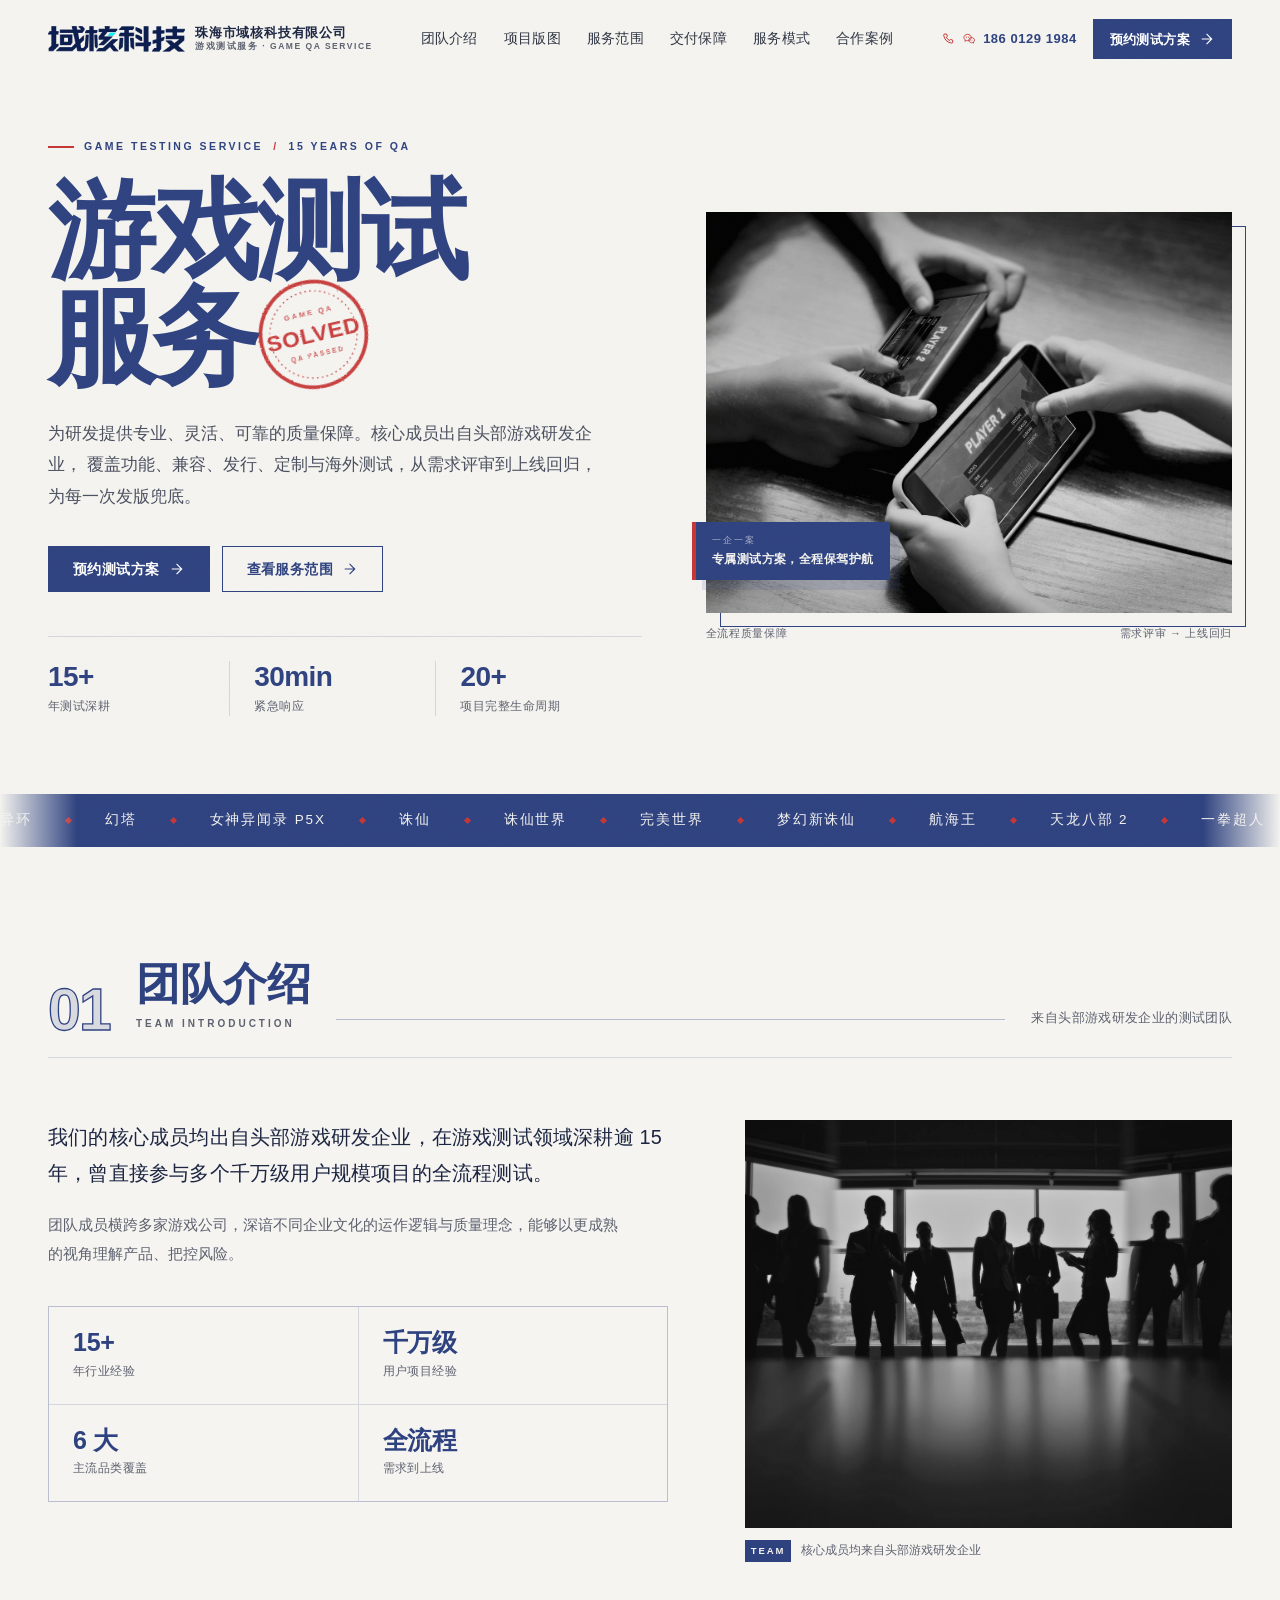
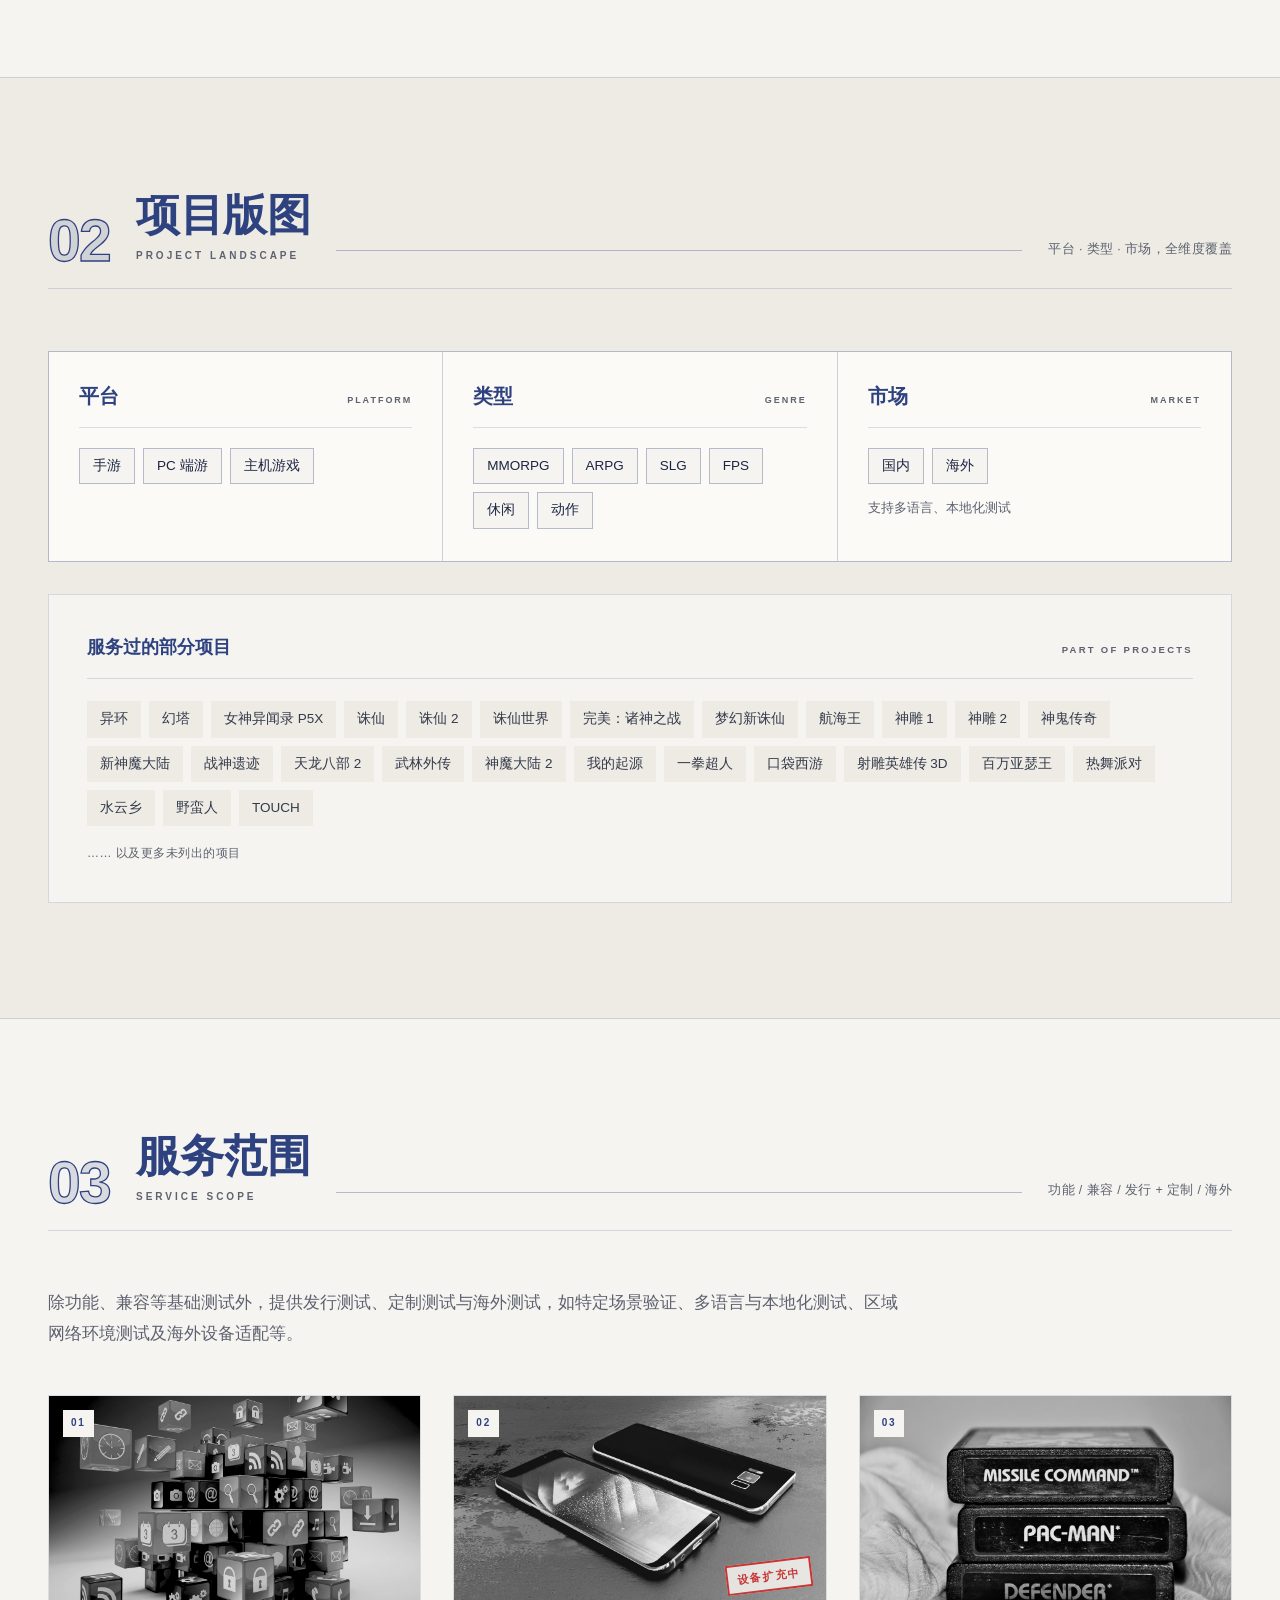
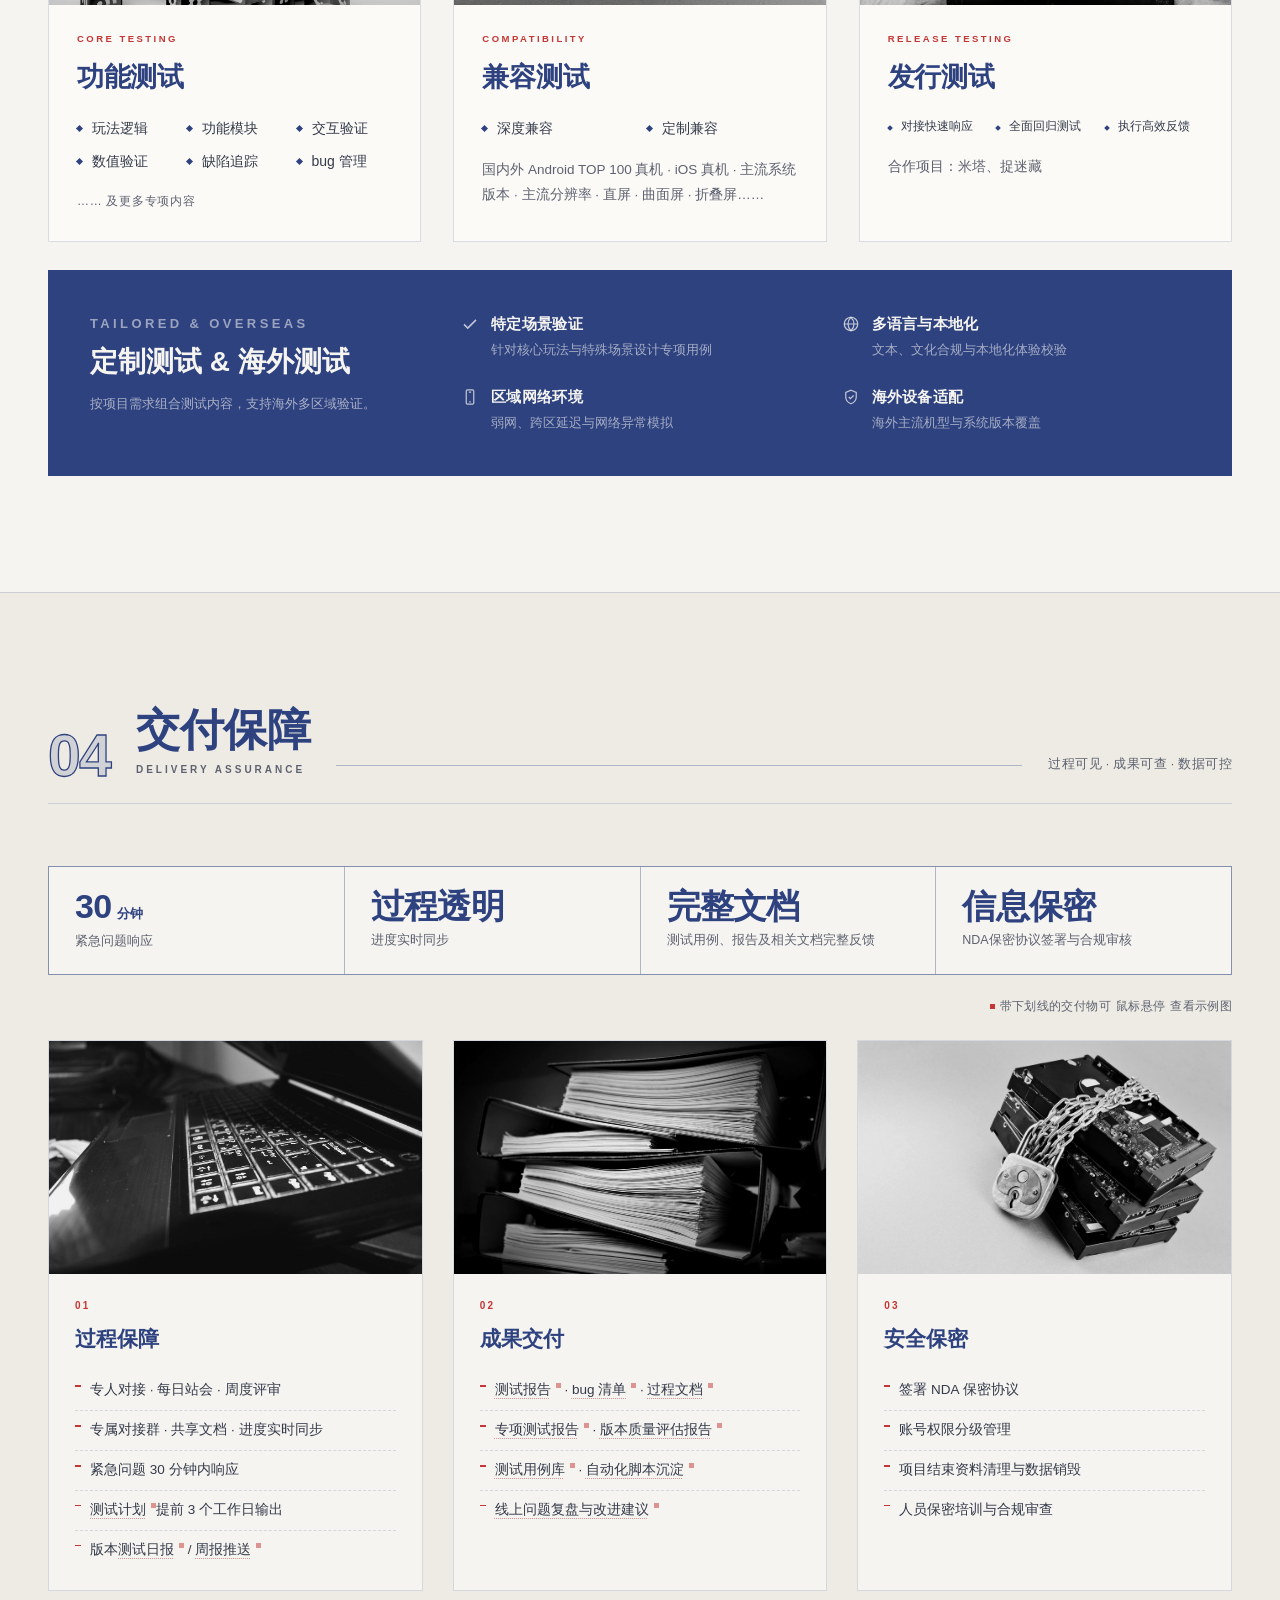
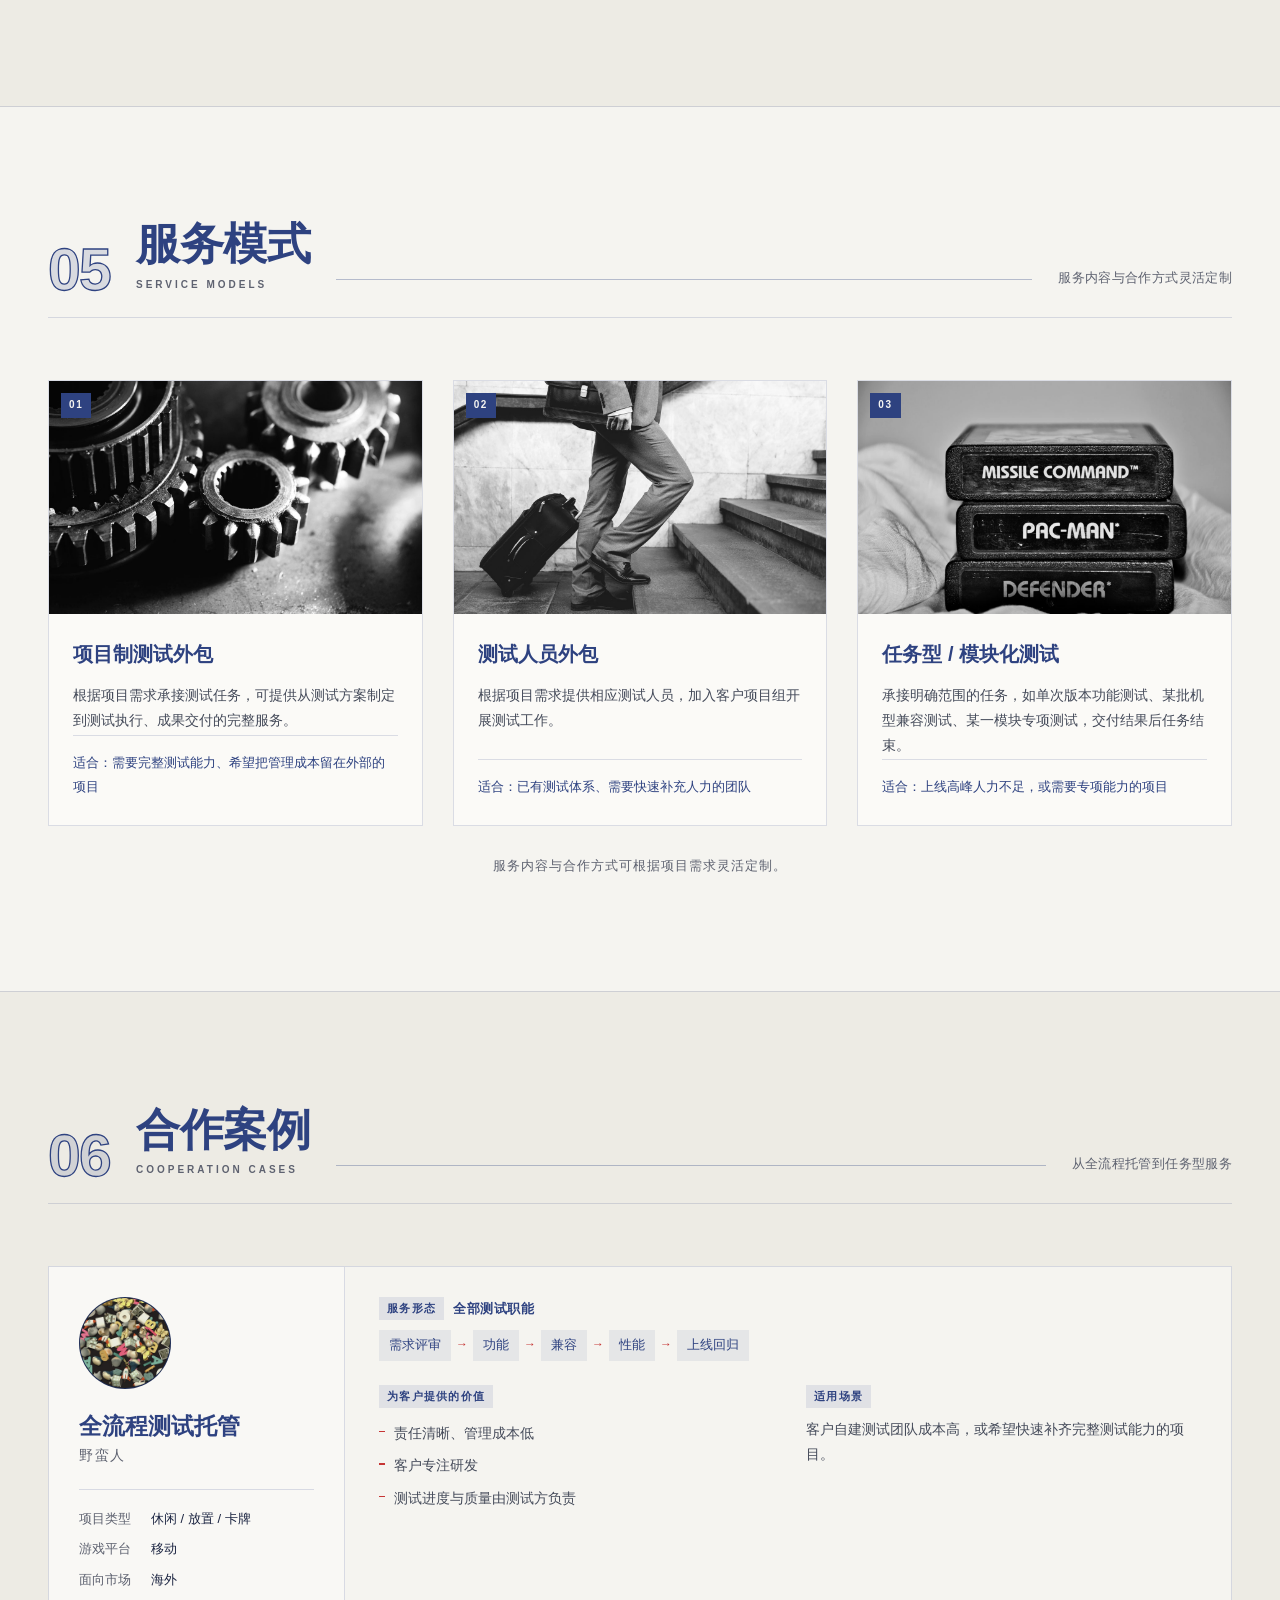
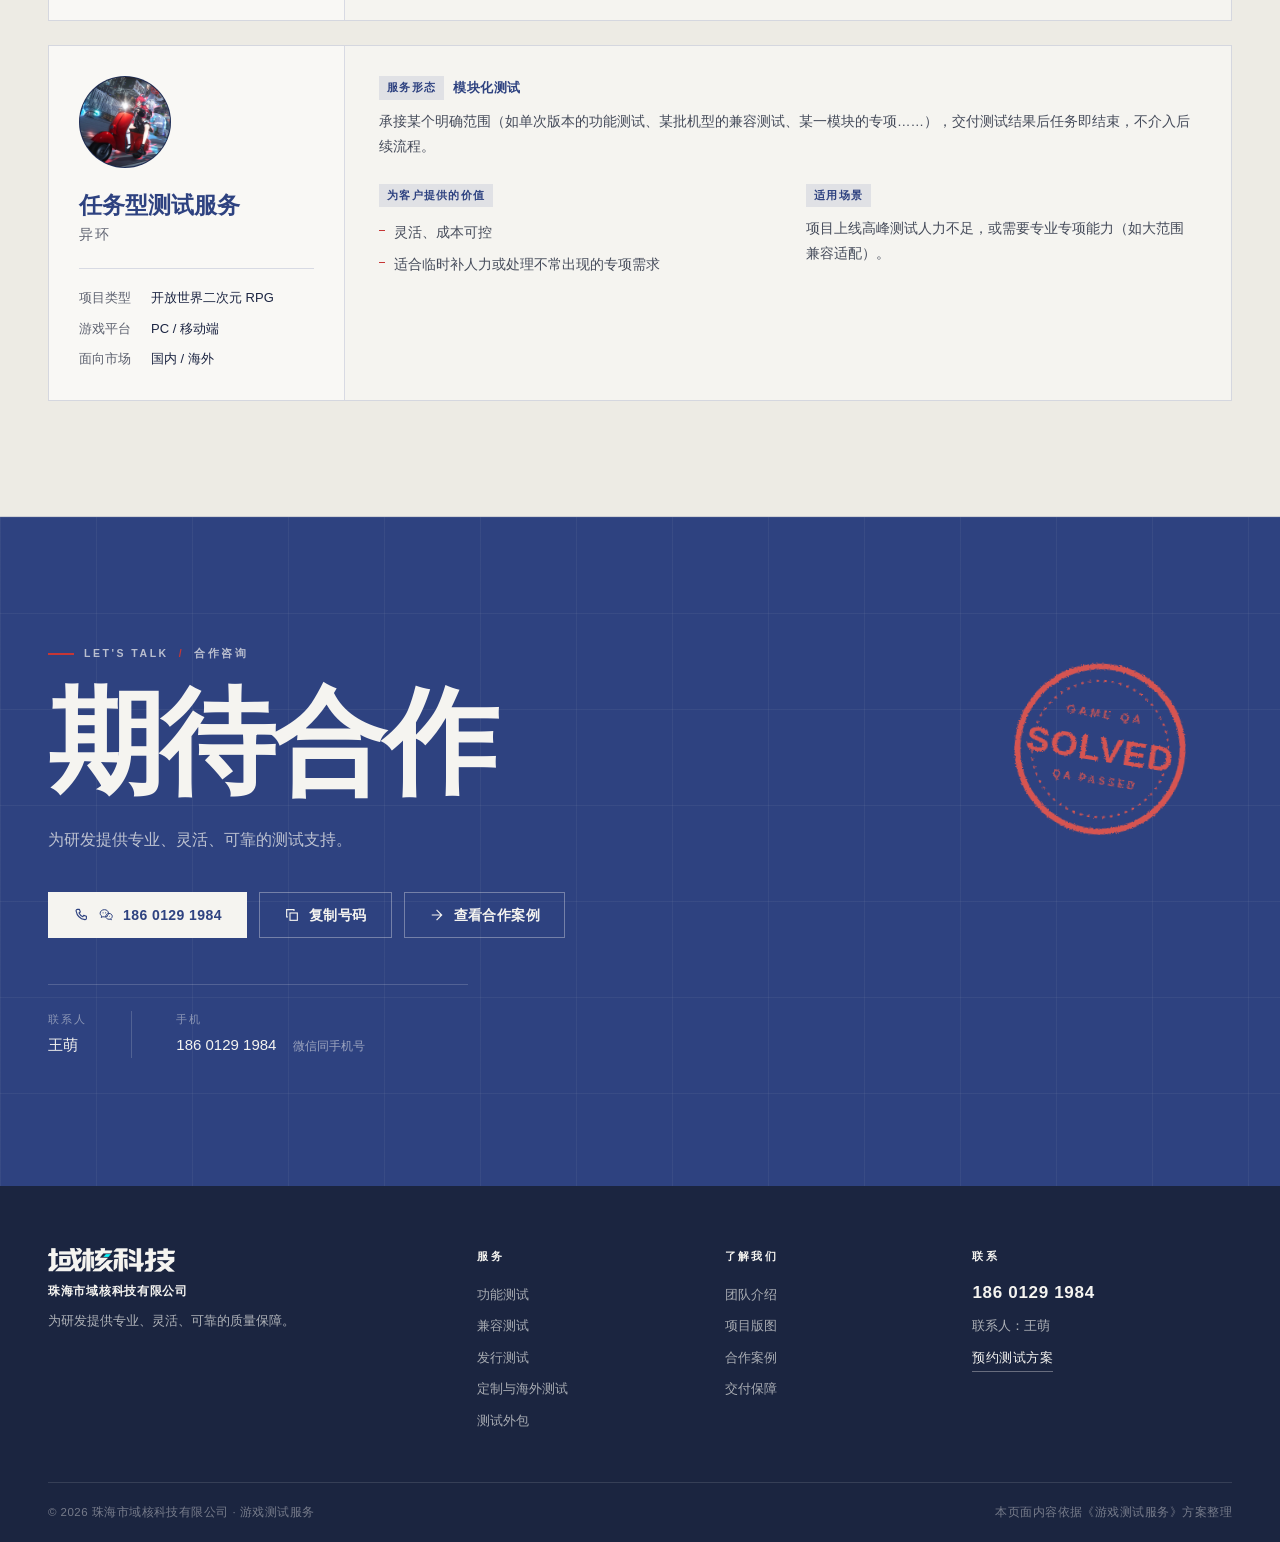
<file: index.html>
<!doctype html>
<html lang="zh-CN">
<head>
  <meta charset="utf-8">
  <meta name="viewport" content="width=device-width, initial-scale=1">
  <title>珠海市域核科技有限公司 · 游戏测试服务｜为研发提供专业、灵活、可靠的质量保障</title>
  <meta name="description" content="15 年游戏测试经验团队，提供功能测试、兼容测试、发行测试、定制与海外测试，覆盖需求评审到上线回归，支持项目制外包、人员外包与任务型测试。">
  <meta name="theme-color" content="#F5F4F0">
  <meta property="og:title" content="珠海市域核科技有限公司 · 游戏测试服务">
  <meta property="og:description" content="覆盖功能 / 兼容 / 发行 / 定制 / 海外测试，服务异环、幻塔、诛仙等 20+ 项目。">
  <meta property="og:type" content="website">
  <meta property="og:url" content="https://zhizhuer9110.github.io/game-qa-site/">
  <meta property="og:site_name" content="珠海市域核科技有限公司">
  <meta property="og:locale" content="zh_CN">
  <meta property="og:image" content="https://zhizhuer9110.github.io/game-qa-site/assets/img/og-cover.jpg">
  <meta property="og:image:width" content="1200">
  <meta property="og:image:height" content="630">
  <meta property="og:image:alt" content="珠海市域核科技有限公司 · 游戏测试服务 · 15 年经验，功能 / 兼容 / 发行 / 定制 / 海外测试">
  <meta name="twitter:card" content="summary_large_image">
  <link rel="canonical" href="https://zhizhuer9110.github.io/game-qa-site/">
  <link rel="icon" href="assets/img/favicon-yuhe.png" type="image/png">
  <link rel="preload" as="image" href="assets/img/players.jpg">
  <script>document.documentElement.classList.add("js");</script>
  <link rel="stylesheet" href="assets/css/style.css?v=20261117d">
  <script type="application/ld+json">
  {
    "@context": "https://schema.org",
    "@type": "ProfessionalService",
    "name": "珠海市域核科技有限公司",
    "alternateName": "游戏测试服务",
    "description": "为游戏研发提供专业、灵活、可靠的质量保障：功能测试、兼容测试、发行测试、定制测试与海外测试，支持项目制外包、人员外包与任务型测试。",
    "telephone": "+86-186-0129-1984",
    "areaServed": "CN",
    "serviceType": ["游戏功能测试", "游戏兼容测试", "游戏发行测试", "游戏测试外包", "海外本地化测试"]
  }
  </script>
</head>
<body>
<a class="skip-link" href="#main">跳到主要内容</a>

<!-- SVG 图标与印章 -->
<svg class="sprite" xmlns="http://www.w3.org/2000/svg" aria-hidden="true" focusable="false">
  <defs>
    <filter id="stamp-rough" x="-20%" y="-20%" width="140%" height="140%">
      <feTurbulence type="fractalNoise" baseFrequency="0.85" numOctaves="3" seed="7" result="noise"/>
      <feDisplacementMap in="SourceGraphic" in2="noise" scale="3.2" xChannelSelector="R" yChannelSelector="G"/>
    </filter>
  </defs>
  <symbol id="stamp" viewBox="0 0 200 200">
    <g filter="url(#stamp-rough)" fill="none" stroke="currentColor">
      <circle cx="100" cy="100" r="86" stroke-width="6"/>
      <circle cx="100" cy="100" r="71" stroke-width="2" stroke-dasharray="1 7" stroke-linecap="round"/>
    </g>
    <g filter="url(#stamp-rough)" fill="currentColor" text-anchor="middle" font-family="Arial Black, Arial, sans-serif" font-weight="900">
      <text x="100" y="68" font-size="12" letter-spacing="3.5" opacity=".85">GAME QA</text>
      <text x="100" y="112" font-size="37" letter-spacing="1">SOLVED</text>
      <text x="100" y="136" font-size="10.5" letter-spacing="3.2" opacity=".85">QA PASSED</text>
    </g>
  </symbol>
  <symbol id="i-arrow" viewBox="0 0 24 24"><path d="M5 12h13M12 5l7 7-7 7" fill="none" stroke="currentColor" stroke-width="1.8" stroke-linecap="square"/></symbol>
  <symbol id="i-phone" viewBox="0 0 24 24"><path d="M6.6 3.5h3l1.4 4-2 1.4a12 12 0 005.7 5.7l1.4-2 4 1.4v3a2 2 0 01-2.2 2A16.5 16.5 0 014.6 5.7a2 2 0 012-2.2z" fill="none" stroke="currentColor" stroke-width="1.7" stroke-linejoin="round"/></symbol>
  <symbol id="i-wechat" viewBox="0 0 24 24">
    <path d="M9.6 4C6 4 3.2 6.4 3.2 9.4c0 1.7.9 3.2 2.4 4.2l-.7 2.2 2.4-1.2c.6.2 1.3.3 2 .3 3.6 0 6.4-2.4 6.4-5.5S13.2 4 9.6 4Z" fill="none" stroke="currentColor" stroke-width="1.5" stroke-linejoin="round"/>
    <path d="M16.4 9.6c2.8 0 5 1.9 5 4.3 0 1.3-.7 2.5-1.9 3.4l.6 1.8-1.9-.9c-.5.1-1 .2-1.6.2-2.8 0-5-1.9-5-4.3s2.2-4.5 4.8-4.5Z" fill="none" stroke="currentColor" stroke-width="1.5" stroke-linejoin="round"/>
    <circle cx="7.6" cy="8.8" r=".9" fill="currentColor"/>
    <circle cx="11.5" cy="8.8" r=".9" fill="currentColor"/>
    <circle cx="14.2" cy="14" r=".7" fill="currentColor"/>
    <circle cx="17.1" cy="14" r=".7" fill="currentColor"/>
  </symbol>
  <symbol id="i-copy" viewBox="0 0 24 24"><rect x="9" y="9" width="11" height="11" fill="none" stroke="currentColor" stroke-width="1.7"/><path d="M15 6V4H4v11h2" fill="none" stroke="currentColor" stroke-width="1.7"/></symbol>
  <symbol id="i-check" viewBox="0 0 24 24"><path d="M4 12.5l5 5L20 6.5" fill="none" stroke="currentColor" stroke-width="2"/></symbol>
  <symbol id="i-download" viewBox="0 0 24 24"><path d="M12 3v12m0 0l-4.5-4.5M12 15l4.5-4.5M4 20h16" fill="none" stroke="currentColor" stroke-width="1.8" stroke-linecap="square"/></symbol>
  <symbol id="i-globe" viewBox="0 0 24 24"><circle cx="12" cy="12" r="9" fill="none" stroke="currentColor" stroke-width="1.6"/><path d="M3 12h18M12 3c2.7 2.6 4 5.6 4 9s-1.3 6.4-4 9c-2.7-2.6-4-5.6-4-9s1.3-6.4 4-9z" fill="none" stroke="currentColor" stroke-width="1.6"/></symbol>
  <symbol id="i-shield" viewBox="0 0 24 24"><path d="M12 3l7 3v6c0 4.2-3 7.6-7 9-4-1.4-7-4.8-7-9V6l7-3z" fill="none" stroke="currentColor" stroke-width="1.6"/><path d="M9 12l2.2 2.2L15.5 10" fill="none" stroke="currentColor" stroke-width="1.6"/></symbol>
  <symbol id="i-file" viewBox="0 0 24 24"><path d="M6 3h8l4 4v14H6z" fill="none" stroke="currentColor" stroke-width="1.6"/><path d="M14 3v4h4M9 12h6M9 16h6" fill="none" stroke="currentColor" stroke-width="1.6"/></symbol>
  <symbol id="i-clock" viewBox="0 0 24 24"><circle cx="12" cy="12" r="9" fill="none" stroke="currentColor" stroke-width="1.6"/><path d="M12 7v5.5l3.5 2" fill="none" stroke="currentColor" stroke-width="1.6"/></symbol>
  <symbol id="i-users" viewBox="0 0 24 24"><circle cx="9" cy="8" r="3.2" fill="none" stroke="currentColor" stroke-width="1.6"/><path d="M3 20c0-3.3 2.7-5.5 6-5.5s6 2.2 6 5.5M16 5.2a3.2 3.2 0 010 5.9M18 14.8c2.3.6 3.8 2.4 3.8 4.7" fill="none" stroke="currentColor" stroke-width="1.6"/></symbol>
  <symbol id="i-device" viewBox="0 0 24 24"><rect x="7" y="2.5" width="10" height="19" rx="1.6" fill="none" stroke="currentColor" stroke-width="1.6"/><path d="M10.5 5.5h3M11 18.5h2" fill="none" stroke="currentColor" stroke-width="1.4"/></symbol>
  <symbol id="i-menu" viewBox="0 0 24 24"><path d="M3 6h18M3 12h18M3 18h18" stroke="currentColor" stroke-width="1.8"/></symbol>
  <symbol id="i-close" viewBox="0 0 24 24"><path d="M6 6l12 12M18 6L6 18" fill="none" stroke="currentColor" stroke-width="1.8" stroke-linecap="square"/></symbol>
</svg>

<header class="site-header" id="siteHeader">
  <div class="shell header-inner">
    <a class="brand" href="#top" aria-label="珠海市域核科技有限公司 · 游戏测试服务首页">
      <img class="brand-logo" src="assets/img/logo-yuhe.png" alt="域核科技" width="844" height="160">
      <span class="brand-text">
        <strong>珠海市域核科技有限公司</strong>
        <em>游戏测试服务 · GAME QA SERVICE</em>
      </span>
    </a>

    <nav class="nav" id="primaryNav" aria-label="主导航">
      <a href="#team" data-nav="team">团队介绍</a>
      <a href="#map" data-nav="map">项目版图</a>
      <a href="#service" data-nav="service">服务范围</a>
      <a href="#deliver" data-nav="deliver">交付保障</a>
      <a href="#models" data-nav="models">服务模式</a>
      <a href="#cases" data-nav="cases">合作案例</a>

      <div class="nav-foot">
        <a class="nav-tel" href="tel:+8618601291984">186 0129 1984</a>
        <p>联系人：王萌 · 紧急问题 30 分钟内响应</p>
        <a class="btn btn-outline" href="#contact">预约测试方案<svg class="ico" aria-hidden="true"><use href="#i-arrow"/></svg></a>
      </div>
    </nav>

    <div class="header-actions">
      <a class="header-tel" href="tel:+8618601291984" title="电话 / 微信同号">
        <svg class="ico" aria-hidden="true"><use href="#i-phone"/></svg>
        <svg class="ico ico-wechat" aria-hidden="true"><use href="#i-wechat"/></svg>
        186 0129 1984
      </a>
      <a class="btn btn-sm" href="#contact">预约测试方案<svg class="ico" aria-hidden="true"><use href="#i-arrow"/></svg></a>
      <button class="menu-btn" id="menuBtn" type="button" aria-label="打开菜单" aria-expanded="false" aria-controls="primaryNav">
        <span></span><span></span>
      </button>
    </div>
  </div>
</header>

<main id="main">

  <!-- HERO -->
  <section class="hero" id="top">
    <div class="shell hero-grid">
      <div class="hero-copy">
        <p class="eyebrow reveal"><span class="tick" aria-hidden="true"></span>GAME TESTING SERVICE<span class="eyebrow-extra"><i>/</i>15 YEARS OF QA</span></p>
        <h1 class="hero-title reveal" style="--d:60ms">
          <span class="line">游戏测试</span>
          <span class="line">服务<svg class="stamp stamp-hero" aria-hidden="true"><use href="#stamp"/></svg></span>
        </h1>
        <p class="hero-lede reveal" style="--d:140ms">
          为研发提供专业、灵活、可靠的质量保障。核心成员出自头部游戏研发企业，
          覆盖功能、兼容、发行、定制与海外测试，从需求评审到上线回归，为每一次发版兜底。
        </p>
        <div class="hero-actions reveal" style="--d:200ms">
          <a class="btn" href="#contact">预约测试方案<svg class="ico" aria-hidden="true"><use href="#i-arrow"/></svg></a>
          <a class="btn btn-outline" href="#service">查看服务范围<svg class="ico" aria-hidden="true"><use href="#i-arrow"/></svg></a>
        </div>
        <ul class="hero-stats reveal" style="--d:260ms">
          <li><strong data-count="15" data-suffix="+">15+</strong><span>年测试深耕</span></li>
          <li><strong data-count="30" data-suffix="min">30min</strong><span>紧急响应</span></li>
          <li><strong data-count="20" data-suffix="+">20+</strong><span>项目完整生命周期</span></li>
        </ul>
      </div>

      <div class="hero-media reveal" style="--d:180ms">
        <figure class="hero-frame">
          <div class="hero-img">
            <img src="assets/img/players.jpg" width="1400" height="965" alt="玩家使用平板与手机进行游戏测试" fetchpriority="high">
          </div>
          <figcaption>
            <span>全流程质量保障</span>
            <span>需求评审 → 上线回归</span>
          </figcaption>
        </figure>
        <div class="hero-tag">
          <span class="hero-tag-k">一企一案</span>
          <span class="hero-tag-v">专属测试方案，全程保驾护航</span>
        </div>
      </div>
    </div>

    <div class="marquee" aria-hidden="true">
      <div class="marquee-track">
        <div class="marquee-group">
          <span>异环</span><i></i><span>幻塔</span><i></i><span>女神异闻录 P5X</span><i></i><span>诛仙</span><i></i><span>诛仙世界</span><i></i><span>完美世界</span><i></i><span>梦幻新诛仙</span><i></i><span>航海王</span><i></i><span>天龙八部 2</span><i></i><span>一拳超人</span><i></i><span>野蛮人</span><i></i>
        </div>
        <div class="marquee-group">
          <span>异环</span><i></i><span>幻塔</span><i></i><span>女神异闻录 P5X</span><i></i><span>诛仙</span><i></i><span>诛仙世界</span><i></i><span>完美世界</span><i></i><span>梦幻新诛仙</span><i></i><span>航海王</span><i></i><span>天龙八部 2</span><i></i><span>一拳超人</span><i></i><span>野蛮人</span><i></i>
        </div>
      </div>
    </div>
  </section>

  <!-- 01 团队介绍 -->
  <section class="section" id="team">
    <div class="shell">
      <header class="sec-head reveal">
        <span class="sec-no">01</span>
        <div class="sec-title">
          <h2>团队介绍</h2>
          <p class="sec-en">TEAM INTRODUCTION</p>
        </div>
        <span class="sec-line" aria-hidden="true"></span>
        <p class="sec-side">来自头部游戏研发企业的测试团队</p>
      </header>

      <div class="team-grid">
        <div class="team-copy">
          <p class="lead-p reveal">我们的核心成员均出自头部游戏研发企业，在游戏测试领域深耕逾 15 年，曾直接参与多个千万级用户规模项目的全流程测试。</p>
          <p class="reveal" style="--d:60ms">团队成员横跨多家游戏公司，深谙不同企业文化的运作逻辑与质量理念，能够以更成熟的视角理解产品、把控风险。</p>
          <ul class="fact-row reveal" style="--d:120ms">
            <li><strong data-count="15" data-suffix="+">15+</strong><span>年行业经验</span></li>
            <li><strong>千万级</strong><span>用户项目经验</span></li>
            <li><strong>6 大</strong><span>主流品类覆盖</span></li>
            <li><strong>全流程</strong><span>需求到上线</span></li>
          </ul>
        </div>

        <figure class="team-media reveal" style="--d:100ms">
          <div class="img-wrap">
            <img src="assets/img/team.jpg" width="1600" height="1067" alt="测试团队剪影" loading="lazy">
          </div>
          <figcaption>
            <span class="cap-k">TEAM</span>
            <span>核心成员均来自头部游戏研发企业</span>
          </figcaption>
        </figure>
      </div>
    </div>
  </section>

  <!-- 02 项目版图 -->
  <section class="section section-tint" id="map">
    <div class="shell">
      <header class="sec-head reveal">
        <span class="sec-no">02</span>
        <div class="sec-title">
          <h2>项目版图</h2>
          <p class="sec-en">PROJECT LANDSCAPE</p>
        </div>
        <span class="sec-line" aria-hidden="true"></span>
        <p class="sec-side">平台 · 类型 · 市场，全维度覆盖</p>
      </header>

      <div class="map-grid">
        <div class="map-col reveal">
          <h3>平台<span>PLATFORM</span></h3>
          <ul class="chip-list">
            <li>手游</li><li>PC 端游</li><li>主机游戏</li>
          </ul>
        </div>
        <div class="map-col reveal" style="--d:70ms">
          <h3>类型<span>GENRE</span></h3>
          <ul class="chip-list">
            <li>MMORPG</li><li>ARPG</li><li>SLG</li><li>FPS</li><li>休闲</li><li>动作</li>
          </ul>
        </div>
        <div class="map-col reveal" style="--d:140ms">
          <h3>市场<span>MARKET</span></h3>
          <ul class="chip-list">
            <li>国内</li><li>海外</li>
          </ul>
          <p class="map-note">支持多语言、本地化测试</p>
        </div>
      </div>

      <div class="project-wall reveal" style="--d:80ms">
        <div class="wall-head">
          <h3>服务过的部分项目</h3>
          <span>PART OF PROJECTS</span>
        </div>
        <ul class="wall-list">
          <li>异环</li><li>幻塔</li><li>女神异闻录 P5X</li><li>诛仙</li><li>诛仙 2</li><li>诛仙世界</li>
          <li>完美：诸神之战</li><li>梦幻新诛仙</li><li>航海王</li><li>神雕 1</li><li>神雕 2</li><li>神鬼传奇</li>
          <li>新神魔大陆</li><li>战神遗迹</li><li>天龙八部 2</li><li>武林外传</li><li>神魔大陆 2</li><li>我的起源</li>
          <li>一拳超人</li><li>口袋西游</li><li>射雕英雄传 3D</li><li>百万亚瑟王</li><li>热舞派对</li><li>水云乡</li>
          <li>野蛮人</li><li>TOUCH</li>
        </ul>
        <p class="wall-note">…… 以及更多未列出的项目</p>
      </div>
    </div>
  </section>

  <!-- 03 服务范围 -->
  <section class="section" id="service">
    <div class="shell">
      <header class="sec-head reveal">
        <span class="sec-no">03</span>
        <div class="sec-title">
          <h2>服务范围</h2>
          <p class="sec-en">SERVICE SCOPE</p>
        </div>
        <span class="sec-line" aria-hidden="true"></span>
        <p class="sec-side">功能 / 兼容 / 发行 + 定制 / 海外</p>
      </header>

      <p class="sec-lede reveal">除功能、兼容等基础测试外，提供发行测试、定制测试与海外测试，如特定场景验证、多语言与本地化测试、区域网络环境测试及海外设备适配等。</p>

      <div class="service-grid">
        <article class="svc-card reveal">
          <div class="svc-media">
            <img src="assets/img/cubes.jpg" width="1200" height="1200" alt="功能模块方块示意" loading="lazy">
            <span class="svc-index">01</span>
          </div>
          <div class="svc-body">
            <p class="svc-kicker">CORE TESTING</p>
            <h3>功能测试</h3>
            <ul class="svc-list">
              <li>玩法逻辑</li><li>功能模块</li><li>交互验证</li>
              <li>数值验证</li><li>缺陷追踪</li><li>bug 管理</li>
            </ul>
            <p class="svc-more">…… 及更多专项内容</p>
          </div>
        </article>

        <article class="svc-card reveal" style="--d:100ms">
          <div class="svc-media">
            <img src="assets/img/phones.jpg" width="1152" height="648" alt="真机兼容测试设备" loading="lazy">
            <span class="svc-index">02</span>
            <span class="tag-stamp" aria-label="设备扩充中">设备扩充中</span>
          </div>
          <div class="svc-body">
            <p class="svc-kicker">COMPATIBILITY</p>
            <h3>兼容测试</h3>
            <ul class="svc-list svc-list-wide">
              <li>深度兼容</li><li>定制兼容</li>
            </ul>
            <p class="svc-desc">国内外 Android TOP 100 真机 · iOS 真机 · 主流系统版本 · 主流分辨率 · 直屏 · 曲面屏 · 折叠屏……</p>
          </div>
        </article>

        <article class="svc-card reveal" style="--d:200ms">
          <div class="svc-media">
            <img src="assets/img/handle.jpg" width="1200" height="800" alt="复古游戏卡带，发行测试" loading="lazy">
            <span class="svc-index">03</span>
          </div>
          <div class="svc-body">
            <p class="svc-kicker">RELEASE TESTING</p>
            <h3>发行测试</h3>
            <ul class="svc-list svc-list-release">
              <li>对接快速响应</li><li>全面回归测试</li><li>执行高效反馈</li>
            </ul>
            <p class="svc-desc">合作项目：米塔、捉迷藏</p>
          </div>
        </article>
      </div>

      <div class="custom-panel reveal">
        <div class="custom-head">
          <div>
            <p class="svc-kicker">TAILORED &amp; OVERSEAS</p>
            <h3>定制测试 &amp; 海外测试</h3>
          </div>
          <p>按项目需求组合测试内容，支持海外多区域验证。</p>
        </div>
        <ul class="custom-list">
          <li>
            <svg class="ico" aria-hidden="true"><use href="#i-check"/></svg>
            <div><strong>特定场景验证</strong><span>针对核心玩法与特殊场景设计专项用例</span></div>
          </li>
          <li>
            <svg class="ico" aria-hidden="true"><use href="#i-globe"/></svg>
            <div><strong>多语言与本地化</strong><span>文本、文化合规与本地化体验校验</span></div>
          </li>
          <li>
            <svg class="ico" aria-hidden="true"><use href="#i-device"/></svg>
            <div><strong>区域网络环境</strong><span>弱网、跨区延迟与网络异常模拟</span></div>
          </li>
          <li>
            <svg class="ico" aria-hidden="true"><use href="#i-shield"/></svg>
            <div><strong>海外设备适配</strong><span>海外主流机型与系统版本覆盖</span></div>
          </li>
        </ul>
      </div>
    </div>
  </section>

  <!-- 04 交付保障 -->
  <section class="section section-tint" id="deliver">
    <div class="shell">
      <header class="sec-head reveal">
        <span class="sec-no">04</span>
        <div class="sec-title">
          <h2>交付保障</h2>
          <p class="sec-en">DELIVERY ASSURANCE</p>
        </div>
        <span class="sec-line" aria-hidden="true"></span>
        <p class="sec-side">过程可见 · 成果可查 · 数据可控</p>
      </header>

      <ul class="kpi-row reveal">
        <li>
          <span class="kpi-num"><strong data-count="30">30</strong><em>分钟</em></span>
          <span class="kpi-label">紧急问题响应</span>
        </li>
        <li>
          <span class="kpi-num"><strong>过程透明</strong></span>
          <span class="kpi-label">进度实时同步</span>
        </li>
        <li>
          <span class="kpi-num"><strong>完整文档</strong></span>
          <span class="kpi-label">测试用例、报告及相关文档完整反馈</span>
        </li>
        <li>
          <span class="kpi-num"><strong>信息保密</strong></span>
          <span class="kpi-label">NDA保密协议签署与合规审核</span>
        </li>
      </ul>

      <p class="deliver-hint reveal">带下划线的交付物可<span class="hint-hover">鼠标悬停</span><span class="hint-touch">轻触</span>查看示例图</p>

      <!-- 交付物预览：鼠标悬停 / 键盘聚焦 / 手机轻触可看示例图；替换 assets/img/tips/ 下同名图片即可 -->
      <div class="deliver-grid">
        <article class="deliver-card reveal">
          <figure><img src="assets/img/puzzle.jpg" width="1200" height="798" alt="拼图过程保障示意" loading="lazy"></figure>
          <div class="deliver-body">
            <span class="deliver-no">01</span>
            <h3>过程保障</h3>
            <ul>
              <li>专人对接 · 每日站会 · 周度评审</li>
              <li>专属对接群 · 共享文档 · 进度实时同步</li>
              <li>紧急问题 30 分钟内响应</li>
              <li><button class="doc-tip" type="button" data-tip="assets/img/tips/test-plan.jpg" data-tip-title="测试计划示例" aria-haspopup="dialog" aria-expanded="false">测试计划</button>提前 3 个工作日输出</li>
              <li>版本<button class="doc-tip" type="button" data-tip="assets/img/tips/daily-report.jpg" data-tip-title="测试日报示例" aria-haspopup="dialog" aria-expanded="false">测试日报</button> / <button class="doc-tip" type="button" data-tip="assets/img/tips/weekly-report.jpg" data-tip-title="周报示例" aria-haspopup="dialog" aria-expanded="false">周报推送</button></li>
            </ul>
          </div>
        </article>

        <article class="deliver-card reveal" style="--d:90ms">
          <figure><img src="assets/img/docs.jpg" width="778" height="519" alt="测试文档与报告" loading="lazy"></figure>
          <div class="deliver-body">
            <span class="deliver-no">02</span>
            <h3>成果交付</h3>
            <ul>
              <li><button class="doc-tip" type="button" data-tip="assets/img/tips/test-report.jpg" data-tip-title="测试报告示例" aria-haspopup="dialog" aria-expanded="false">测试报告</button> · <button class="doc-tip" type="button" data-tip="assets/img/tips/bug-list.jpg" data-tip-title="Bug 清单示例" aria-haspopup="dialog" aria-expanded="false">bug 清单</button> · <button class="doc-tip" type="button" data-tip="assets/img/tips/process-docs.jpg" data-tip-title="过程文档示例" aria-haspopup="dialog" aria-expanded="false">过程文档</button></li>
              <li><button class="doc-tip" type="button" data-tip="assets/img/tips/special-report.jpg" data-tip-title="专项测试报告示例" aria-haspopup="dialog" aria-expanded="false">专项测试报告</button> · <button class="doc-tip" type="button" data-tip="assets/img/tips/quality-report.jpg" data-tip-title="版本质量评估报告示例" aria-haspopup="dialog" aria-expanded="false">版本质量评估报告</button></li>
              <li><button class="doc-tip" type="button" data-tip="assets/img/tips/test-cases.jpg" data-tip-title="测试用例库示例" aria-haspopup="dialog" aria-expanded="false">测试用例库</button> · <button class="doc-tip" type="button" data-tip="assets/img/tips/automation.jpg" data-tip-title="自动化脚本沉淀示例" aria-haspopup="dialog" aria-expanded="false">自动化脚本沉淀</button></li>
              <li><button class="doc-tip" type="button" data-tip="assets/img/tips/retro.jpg" data-tip-title="线上问题复盘与改进建议示例" aria-haspopup="dialog" aria-expanded="false">线上问题复盘与改进建议</button></li>
            </ul>
          </div>
        </article>

        <article class="deliver-card reveal" style="--d:180ms">
          <figure><img src="assets/img/lock.jpg" width="888" height="600" alt="数据安全与保密" loading="lazy"></figure>
          <div class="deliver-body">
            <span class="deliver-no">03</span>
            <h3>安全保密</h3>
            <ul>
              <li>签署 NDA 保密协议</li>
              <li>账号权限分级管理</li>
              <li>项目结束资料清理与数据销毁</li>
              <li>人员保密培训与合规审查</li>
            </ul>
          </div>
        </article>
      </div>
    </div>
  </section>

  <!-- 05 服务模式 -->
  <section class="section" id="models">
    <div class="shell">
      <header class="sec-head reveal">
        <span class="sec-no">05</span>
        <div class="sec-title">
          <h2>服务模式</h2>
          <p class="sec-en">SERVICE MODELS</p>
        </div>
        <span class="sec-line" aria-hidden="true"></span>
        <p class="sec-side">服务内容与合作方式灵活定制</p>
      </header>

      <div class="mode-grid">
        <article class="mode-card reveal">
          <div class="mode-media"><img src="assets/img/retro.jpg" width="1200" height="800" alt="复古游戏卡带" loading="lazy"><span>01</span></div>
          <div class="mode-body">
            <h3>项目制测试外包</h3>
            <p>根据项目需求承接测试任务，可提供从测试方案制定到测试执行、成果交付的完整服务。</p>
            <p class="mode-fit">适合：需要完整测试能力、希望把管理成本留在外部的项目</p>
          </div>
        </article>

        <article class="mode-card reveal" style="--d:90ms">
          <div class="mode-media"><img src="assets/img/luggage.jpg" width="1200" height="802" alt="测试人员入驻客户团队" loading="lazy"><span>02</span></div>
          <div class="mode-body">
            <h3>测试人员外包</h3>
            <p>根据项目需求提供相应测试人员，加入客户项目组开展测试工作。</p>
            <p class="mode-fit">适合：已有测试体系、需要快速补充人力的团队</p>
          </div>
        </article>

        <article class="mode-card reveal" style="--d:180ms">
          <div class="mode-media"><img src="assets/img/handle.jpg" width="1200" height="800" alt="模块化专项测试" loading="lazy"><span>03</span></div>
          <div class="mode-body">
            <h3>任务型 / 模块化测试</h3>
            <p>承接明确范围的任务，如单次版本功能测试、某批机型兼容测试、某一模块专项测试，交付结果后任务结束。</p>
            <p class="mode-fit">适合：上线高峰人力不足，或需要专项能力的项目</p>
          </div>
        </article>
      </div>

      <p class="mode-note reveal">服务内容与合作方式可根据项目需求灵活定制。</p>
    </div>
  </section>

  <!-- 06 合作案例 -->
  <section class="section section-tint" id="cases">
    <div class="shell">
      <header class="sec-head reveal">
        <span class="sec-no">06</span>
        <div class="sec-title">
          <h2>合作案例</h2>
          <p class="sec-en">COOPERATION CASES</p>
        </div>
        <span class="sec-line" aria-hidden="true"></span>
        <p class="sec-side">从全流程托管到任务型服务</p>
      </header>

      <article class="case-card reveal">
        <div class="case-side">
          <div class="case-badge">
            <img src="assets/img/case-barbarian.jpg" width="400" height="400" alt="野蛮人 游戏画面" loading="lazy">
          </div>
          <h3>全流程测试托管</h3>
          <p class="case-game">野蛮人</p>
          <dl class="case-meta">
            <div><dt>项目类型</dt><dd>休闲 / 放置 / 卡牌</dd></div>
            <div><dt>游戏平台</dt><dd>移动</dd></div>
            <div><dt>面向市场</dt><dd>海外</dd></div>
          </dl>
        </div>
        <div class="case-main">
          <div class="case-block">
            <h4><span>服务形态</span>全部测试职能</h4>
            <ol class="flow">
              <li>需求评审</li><li>功能</li><li>兼容</li><li>性能</li><li>上线回归</li>
            </ol>
          </div>
          <div class="case-block">
            <h4><span>为客户提供的价值</span></h4>
            <ul class="case-list">
              <li>责任清晰、管理成本低</li>
              <li>客户专注研发</li>
              <li>测试进度与质量由测试方负责</li>
            </ul>
          </div>
          <div class="case-block">
            <h4><span>适用场景</span></h4>
            <p>客户自建测试团队成本高，或希望快速补齐完整测试能力的项目。</p>
          </div>
        </div>
      </article>

      <article class="case-card reveal">
        <div class="case-side">
          <div class="case-badge">
            <img src="assets/img/case-nte-scooter.jpg" width="440" height="440" alt="异环 游戏画面" loading="lazy">
          </div>
          <h3>任务型测试服务</h3>
          <p class="case-game">异环</p>
          <dl class="case-meta">
            <div><dt>项目类型</dt><dd>开放世界二次元 RPG</dd></div>
            <div><dt>游戏平台</dt><dd>PC / 移动端</dd></div>
            <div><dt>面向市场</dt><dd>国内 / 海外</dd></div>
          </dl>
        </div>
        <div class="case-main">
          <div class="case-block">
            <h4><span>服务形态</span>模块化测试</h4>
            <p>承接某个明确范围（如单次版本的功能测试、某批机型的兼容测试、某一模块的专项……），交付测试结果后任务即结束，不介入后续流程。</p>
          </div>
          <div class="case-block">
            <h4><span>为客户提供的价值</span></h4>
            <ul class="case-list">
              <li>灵活、成本可控</li>
              <li>适合临时补人力或处理不常出现的专项需求</li>
            </ul>
          </div>
          <div class="case-block">
            <h4><span>适用场景</span></h4>
            <p>项目上线高峰测试人力不足，或需要专业专项能力（如大范围兼容适配）。</p>
          </div>
        </div>
      </article>
    </div>
  </section>

  <!-- 联系 -->
  <section class="contact" id="contact">
    <div class="shell contact-inner">
      <p class="eyebrow light reveal"><span class="tick" aria-hidden="true"></span>LET'S TALK<i>/</i>合作咨询</p>
      <h2 class="contact-title reveal">期待合作</h2>
      <p class="contact-lede reveal" style="--d:80ms">为研发提供专业、灵活、可靠的测试支持。</p>

      <div class="contact-actions reveal" style="--d:140ms">
        <a class="btn btn-light" href="tel:+8618601291984" title="电话 / 微信同号">
          <svg class="ico" aria-hidden="true"><use href="#i-phone"/></svg>
          <svg class="ico ico-wechat" aria-hidden="true"><use href="#i-wechat"/></svg>
          186 0129 1984
        </a>
        <button class="btn btn-ghost-light" type="button" data-copy="18601291984">
          <svg class="ico" aria-hidden="true"><use href="#i-copy"/></svg>
          复制号码
        </button>
        <a class="btn btn-ghost-light" href="#cases">
          <svg class="ico" aria-hidden="true"><use href="#i-arrow"/></svg>
          查看合作案例
        </a>
      </div>

      <dl class="contact-meta reveal" style="--d:200ms">
        <div><dt>联系人</dt><dd>王萌</dd></div>
        <div><dt>手机</dt><dd><a href="tel:+8618601291984">186 0129 1984</a>&nbsp;&nbsp;<span class="meta-wechat">微信同手机号</span></dd></div>
      </dl>

      <svg class="stamp contact-stamp" aria-hidden="true"><use href="#stamp"/></svg>
    </div>
  </section>

</main>

<footer class="site-footer">
  <div class="shell footer-grid">
    <div class="footer-brand">
      <img class="footer-logo" src="assets/img/logo-yuhe-light.png" alt="域核科技" width="844" height="160">
      <strong class="footer-company">珠海市域核科技有限公司</strong>
      <p>为研发提供专业、灵活、可靠的质量保障。</p>
    </div>
    <nav class="footer-nav" aria-label="页脚导航">
      <h3>服务</h3>
      <a href="#service">功能测试</a>
      <a href="#service">兼容测试</a>
      <a href="#service">发行测试</a>
      <a href="#service">定制与海外测试</a>
      <a href="#models">测试外包</a>
    </nav>
    <nav class="footer-nav" aria-label="页脚导航二">
      <h3>了解我们</h3>
      <a href="#team">团队介绍</a>
      <a href="#map">项目版图</a>
      <a href="#cases">合作案例</a>
      <a href="#deliver">交付保障</a>
    </nav>
    <div class="footer-contact">
      <h3>联系</h3>
      <a href="tel:+8618601291984">186 0129 1984</a>
      <p>联系人：王萌</p>
      <a class="footer-cta" href="#contact">预约测试方案</a>
    </div>
  </div>
  <div class="shell footer-bottom">
    <span>© <span id="year">2026</span> 珠海市域核科技有限公司 · 游戏测试服务</span>
    <span>本页面内容依据《游戏测试服务》方案整理</span>
  </div>
</footer>

<!-- 交付物图片预览 -->
<div class="tip-scrim" id="tipScrim" aria-hidden="true"></div>
<div class="tip-pop" id="tipPop" role="dialog" aria-modal="false" aria-label="交付物图片预览" aria-hidden="true">
  <button class="tip-close" id="tipClose" type="button" aria-label="关闭图片预览">
    <svg class="ico" aria-hidden="true"><use href="#i-close"/></svg>
  </button>
  <div class="tip-media">
    <img id="tipImg" alt="" width="900" height="560">
  </div>
  <div class="tip-cap">
    <span id="tipTitle">交付物预览</span>
    <em>PREVIEW</em>
  </div>
</div>

<div class="mobile-cta">
  <a class="btn" href="tel:+8618601291984"><svg class="ico" aria-hidden="true"><use href="#i-phone"/></svg>电话咨询</a>
  <a class="btn btn-outline" href="#contact">预约方案</a>
</div>

<div class="nav-scrim" id="navScrim" aria-hidden="true"></div>
<div class="toast" id="toast" role="status" aria-live="polite"></div>

<script src="assets/js/main.js?v=20261114-tip"></script>
</body>
</html>
</file>
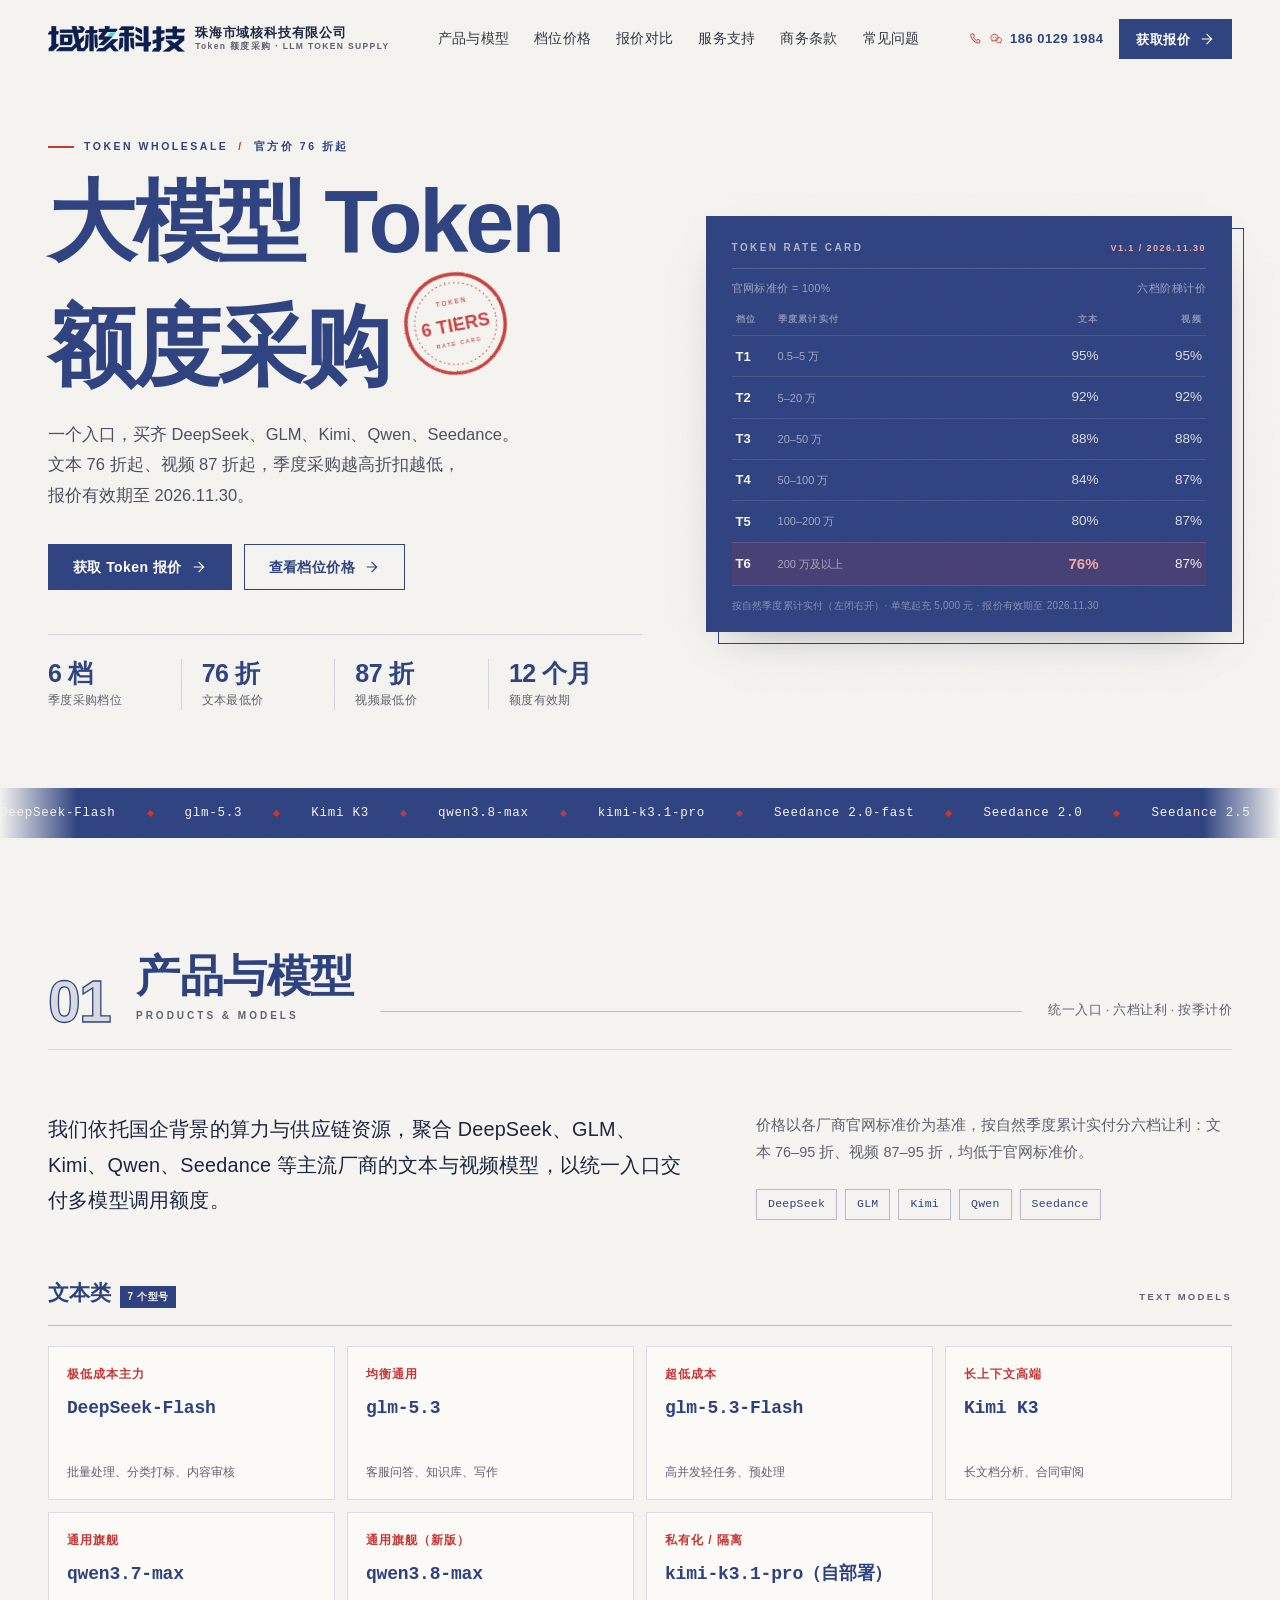
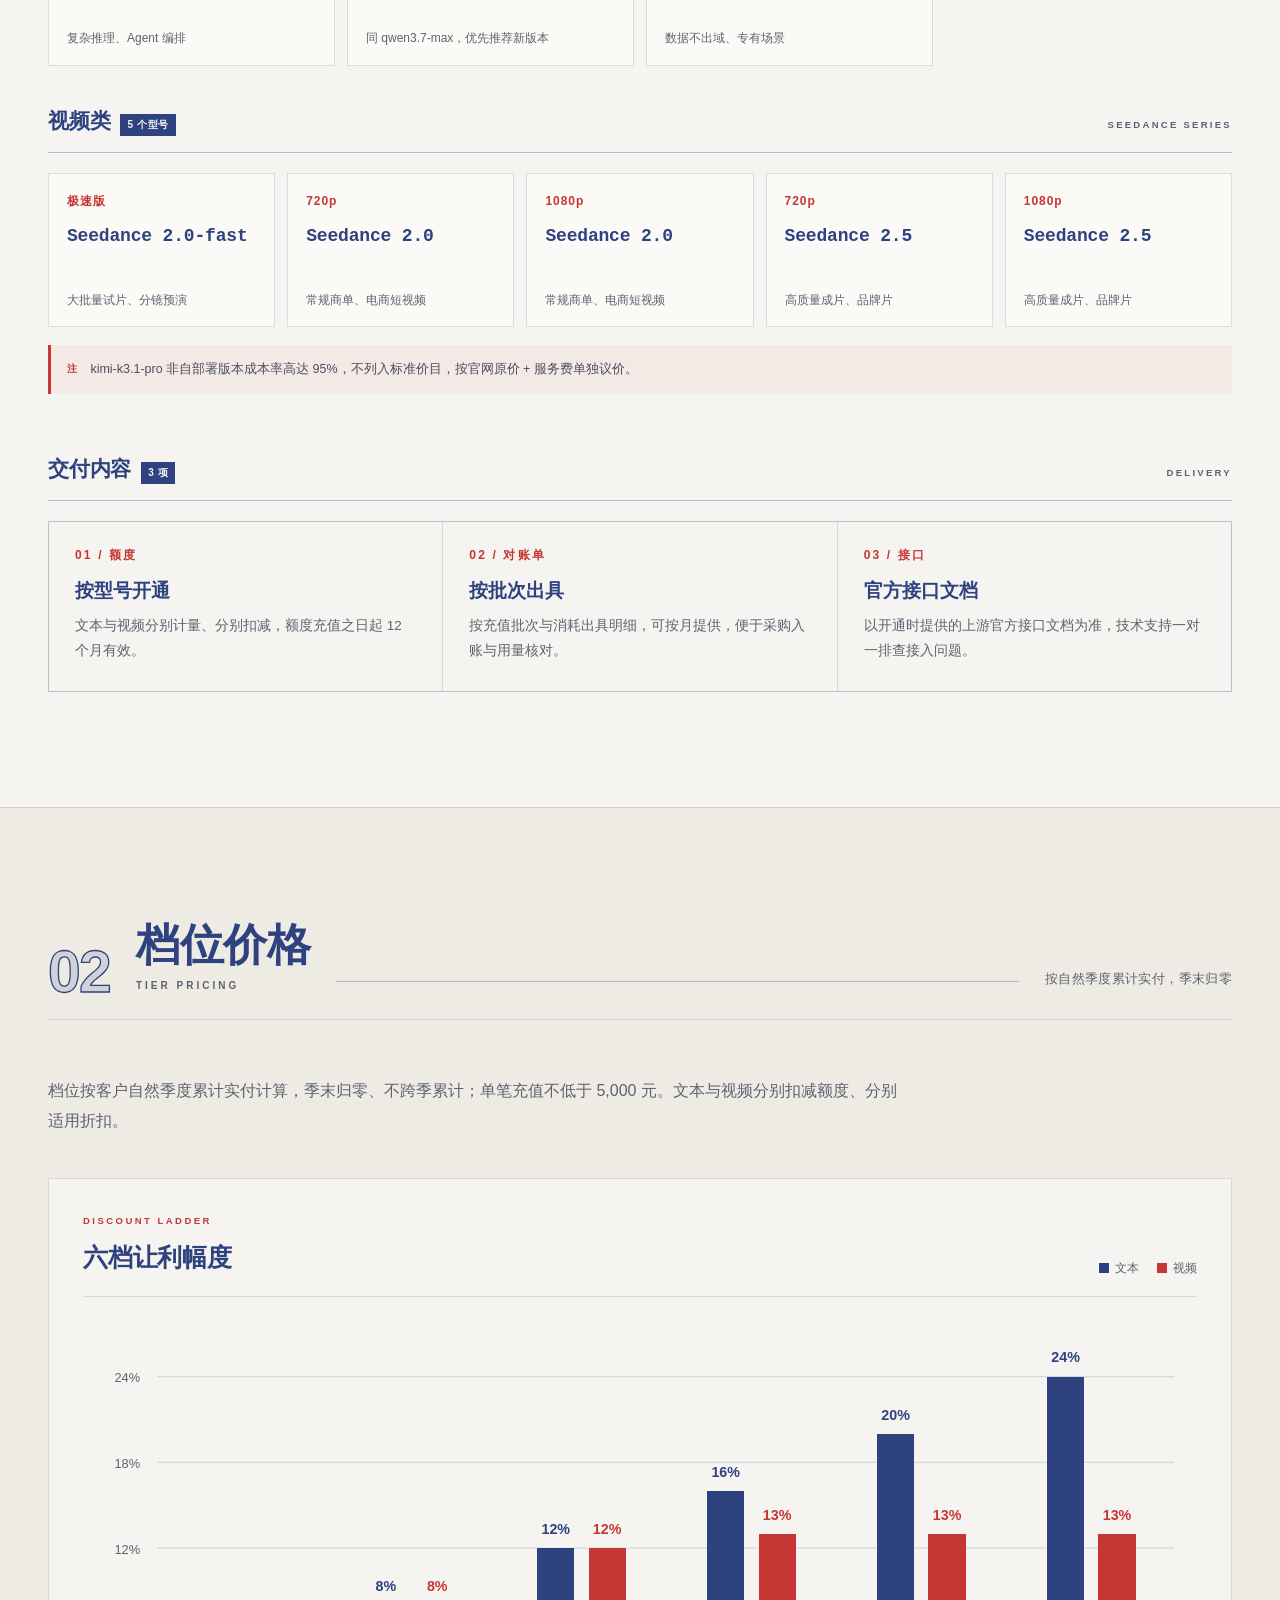
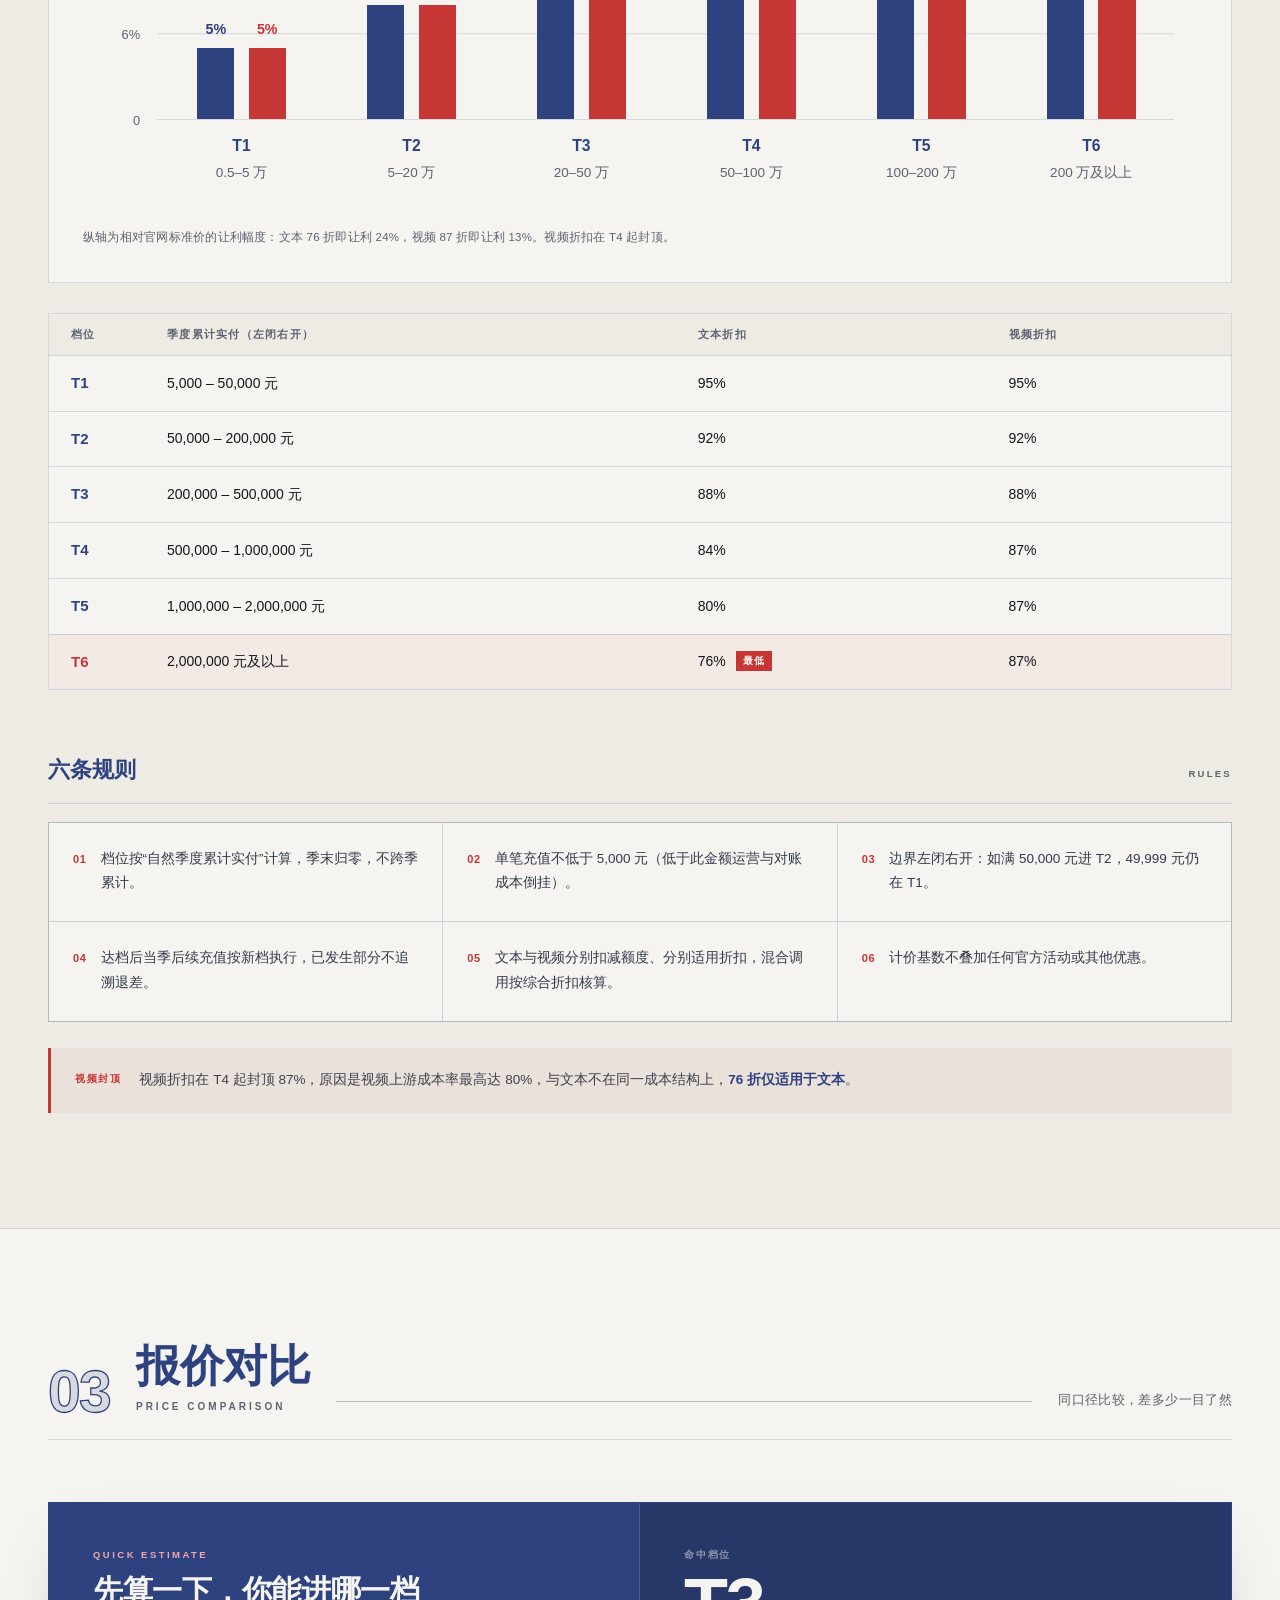
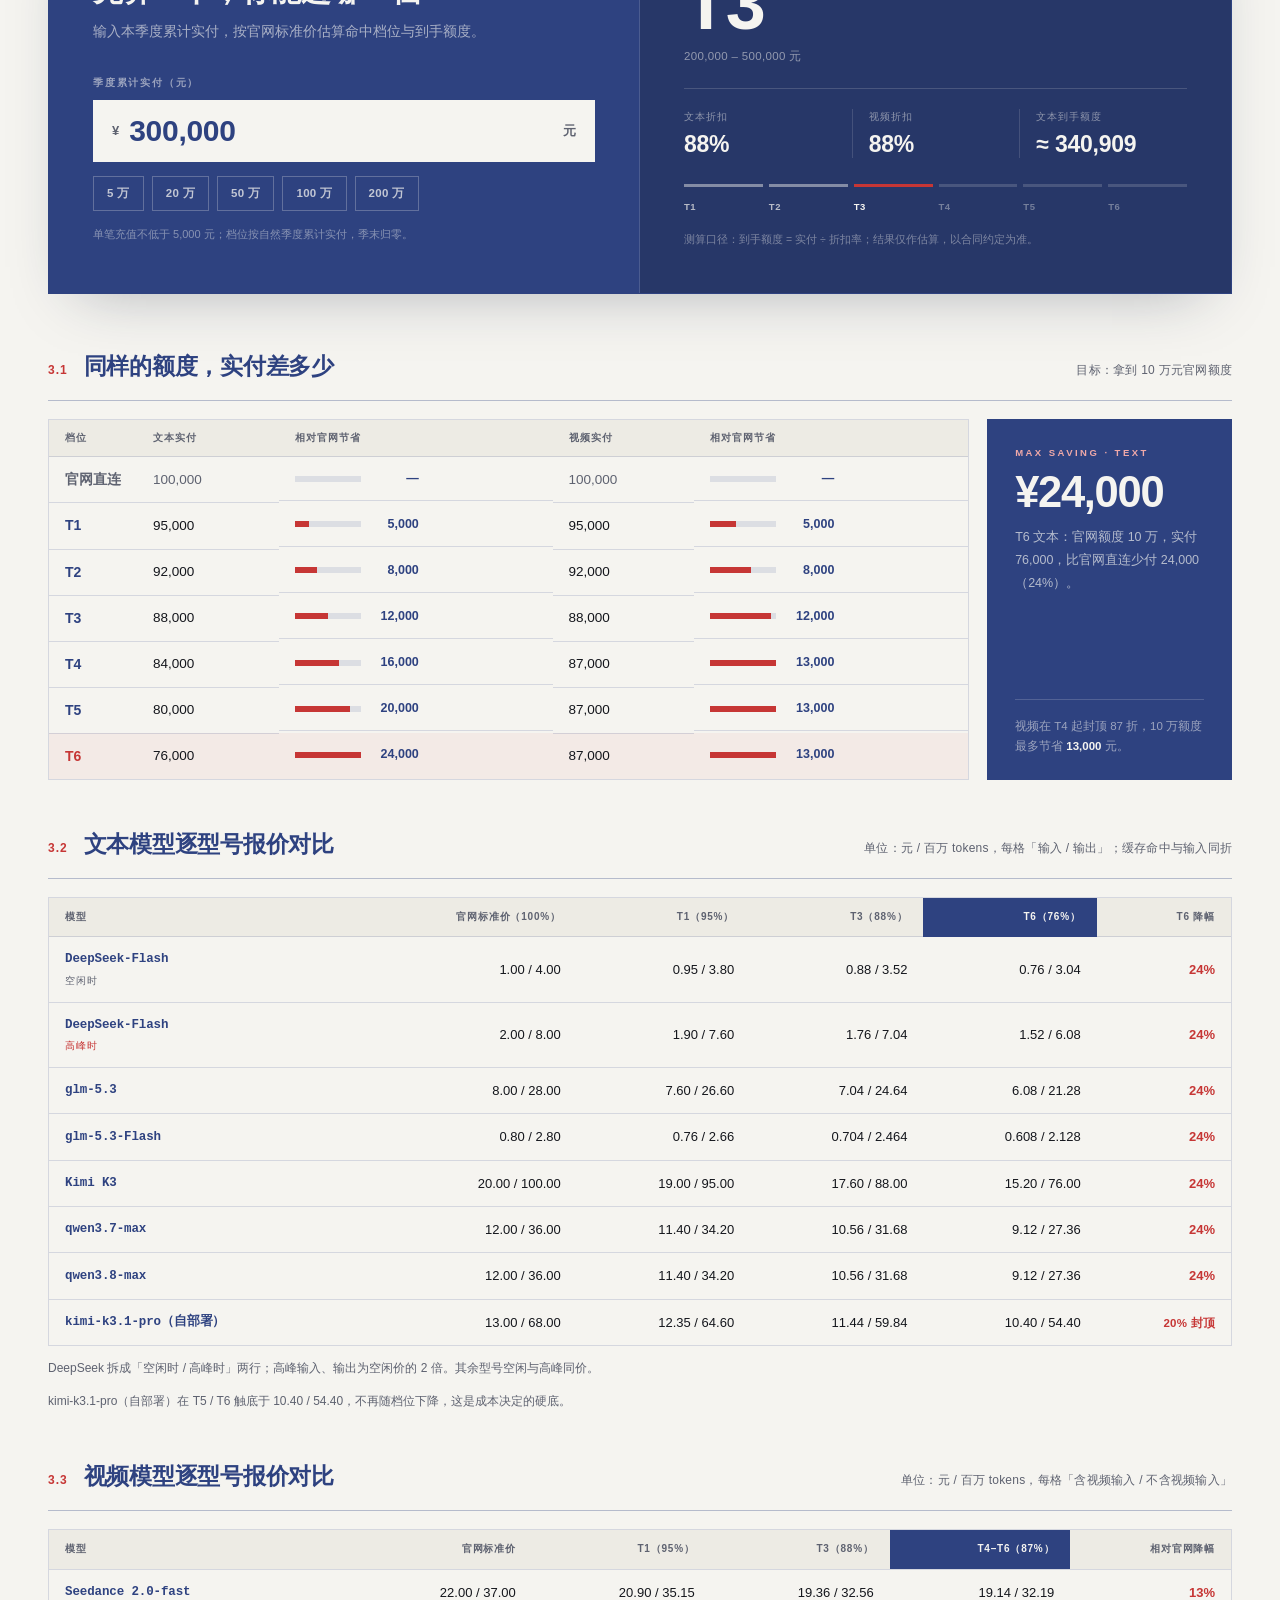
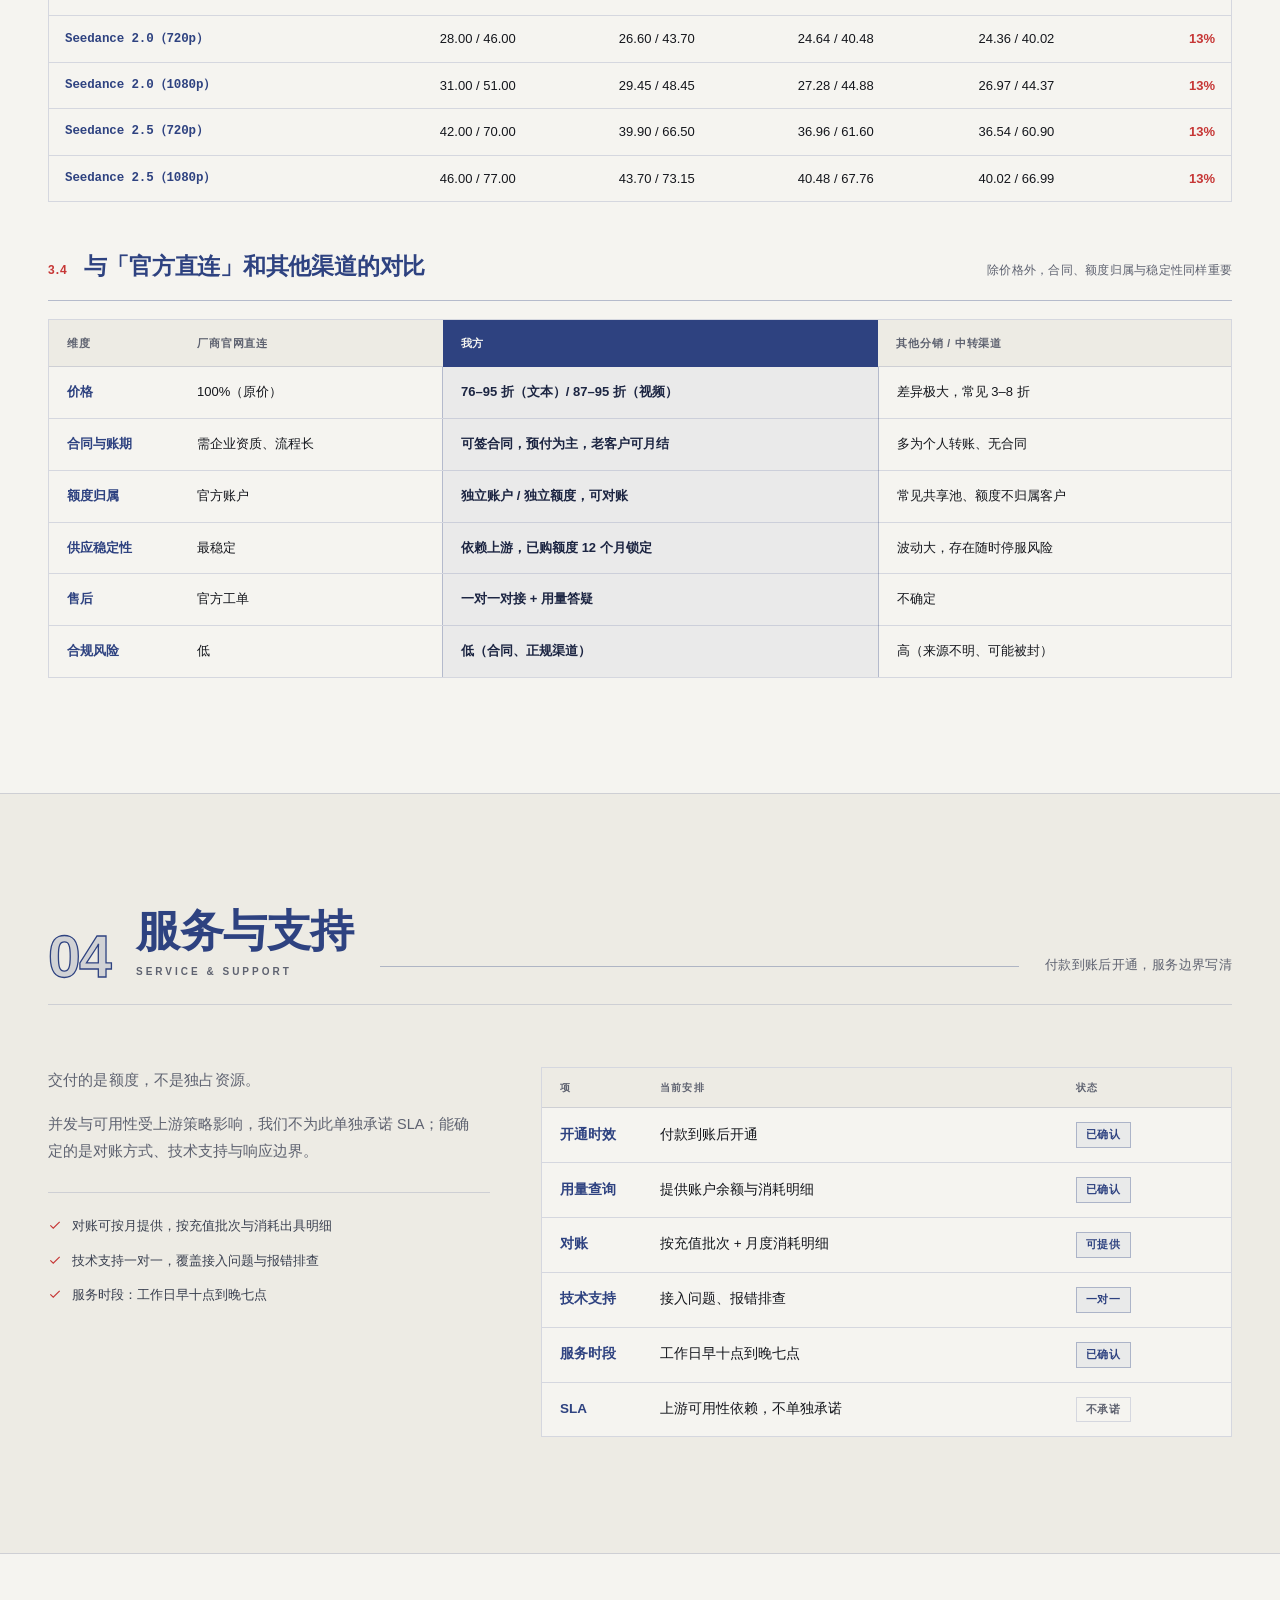
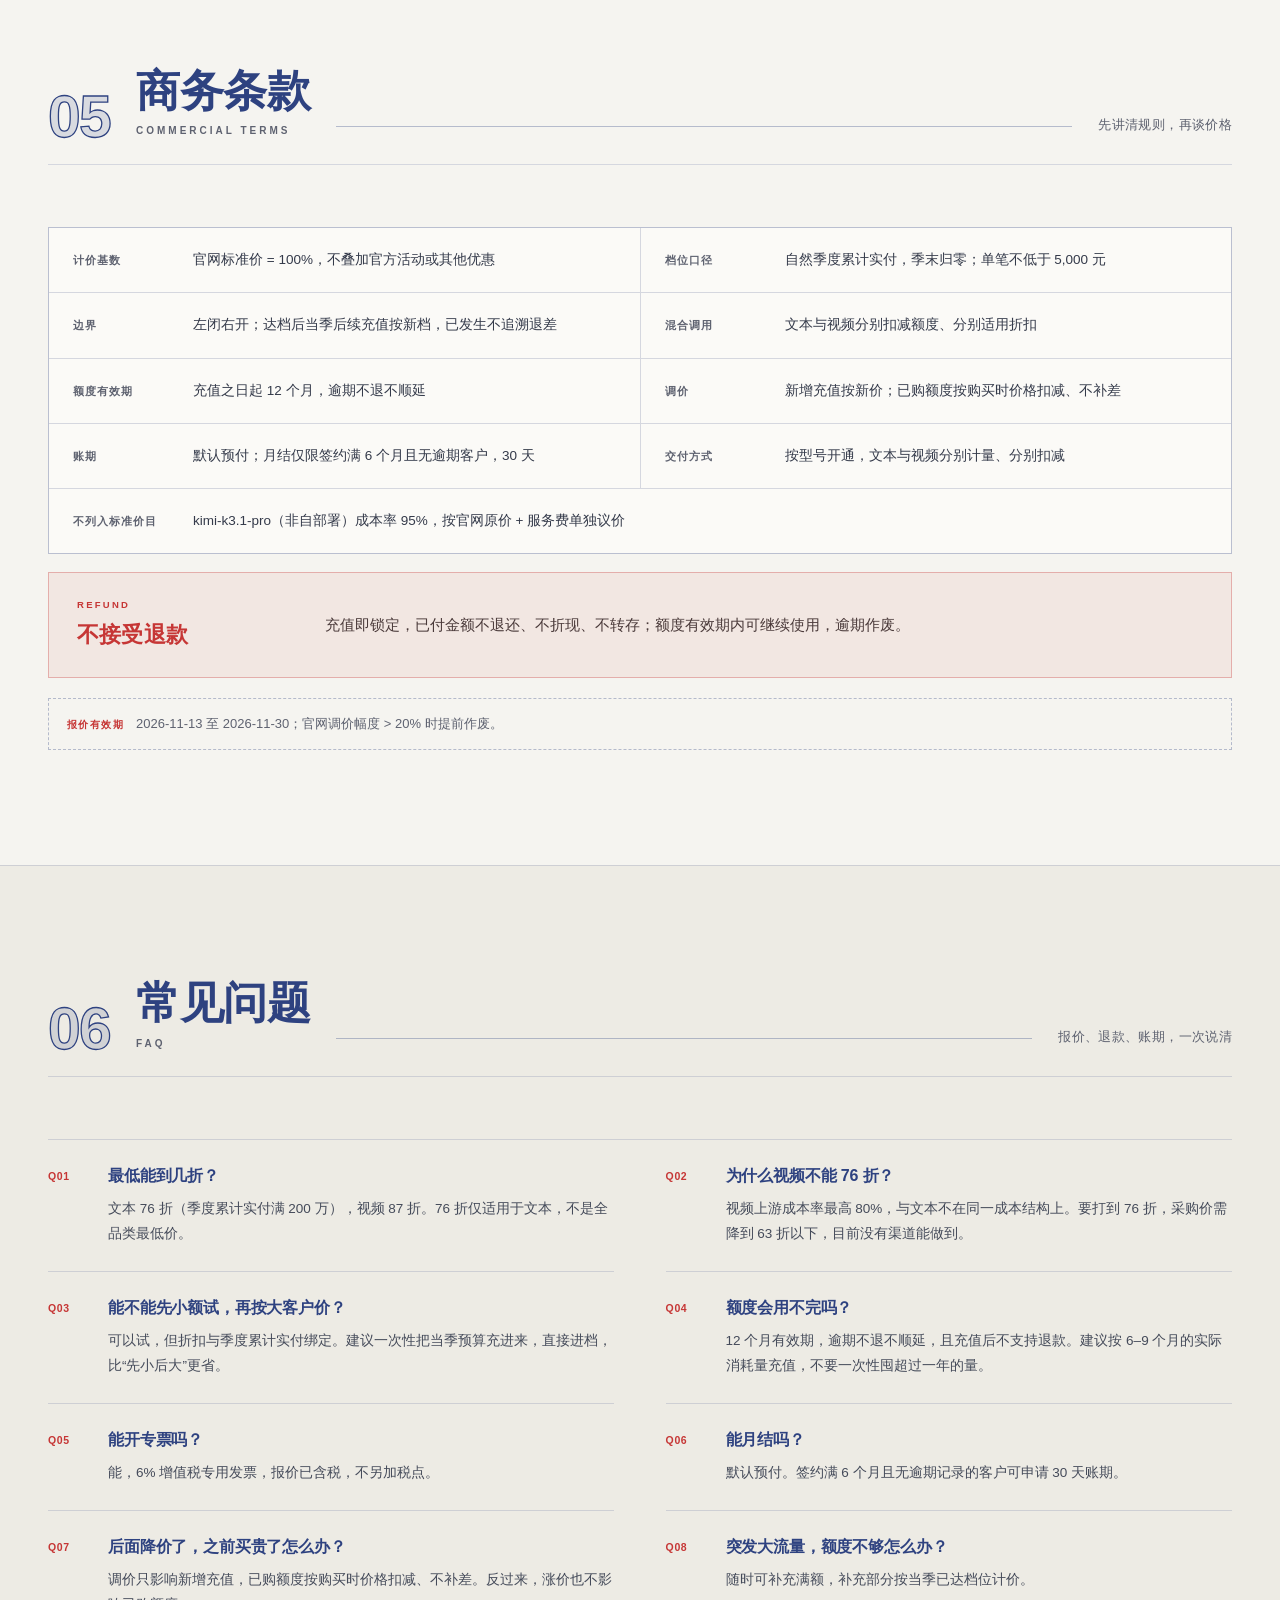
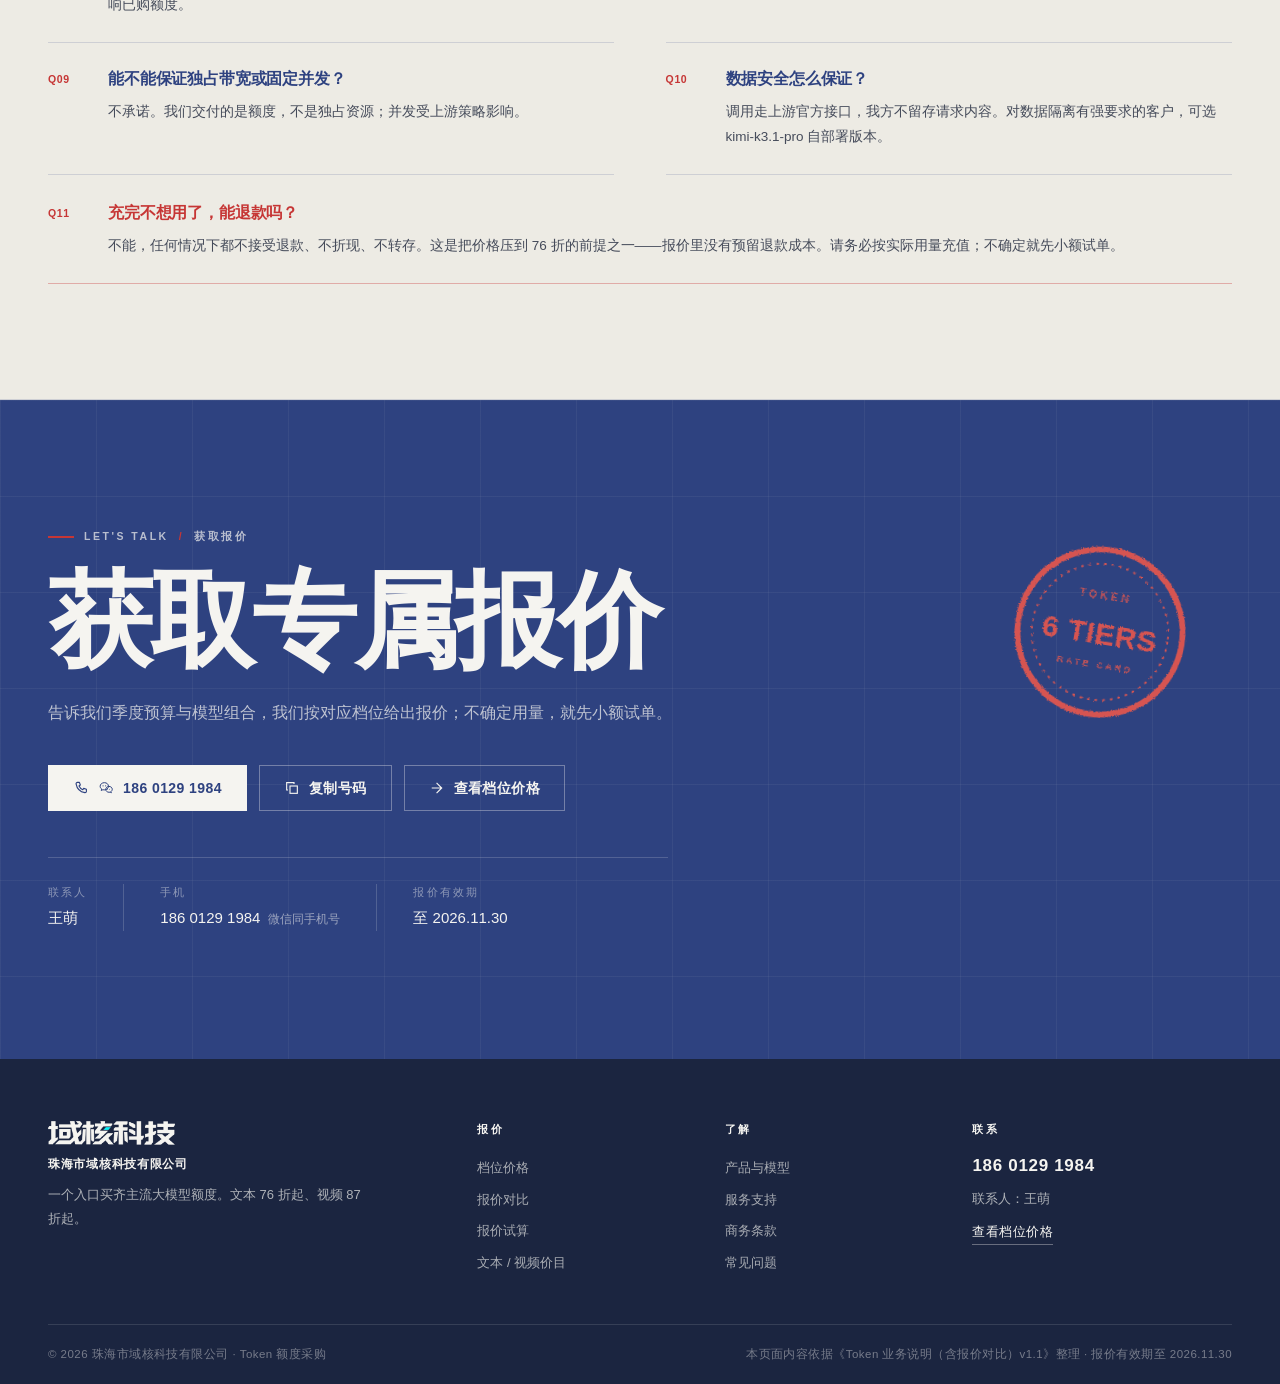
<file: token/index.html>
<!doctype html>
<html lang="zh-CN">
<head>
  <meta charset="utf-8">
  <meta name="viewport" content="width=device-width, initial-scale=1">
  <title>珠海市域核科技有限公司 · 大模型 Token 额度采购｜报价至 11.30</title>
  <meta name="description" content="一个入口买齐 DeepSeek、GLM、Kimi、Qwen、Seedance 的文本与视频 Token 额度。官网标准价 76 折起，季度采购越高折扣越低，付款到账后开通，报价有效期至 2026.11.30。">
  <meta name="theme-color" content="#F5F4F0">
  <meta property="og:title" content="珠海市域核科技有限公司 · 大模型 Token 额度采购">
  <meta property="og:description" content="一个入口买齐 DeepSeek / GLM / Kimi / Qwen / Seedance 的文本与视频额度；文本 76 折起、视频 87 折起，季度采购越高折扣越低；报价有效期至 2026.11.30。">
  <meta property="og:type" content="website">
  <meta property="og:url" content="https://zhizhuer9110.github.io/game-qa-site/token/">
  <meta property="og:site_name" content="珠海市域核科技有限公司">
  <meta property="og:locale" content="zh_CN">
  <meta property="og:image" content="https://zhizhuer9110.github.io/game-qa-site/token/assets/og-cover.jpg">
  <meta property="og:image:width" content="1200">
  <meta property="og:image:height" content="630">
  <meta property="og:image:alt" content="珠海市域核科技有限公司 · 大模型 Token 额度采购 · 文本 76 折起，视频 87 折起">
  <meta name="twitter:card" content="summary_large_image">
  <link rel="canonical" href="https://zhizhuer9110.github.io/game-qa-site/token/">
  <link rel="icon" href="assets/favicon-yuhe.png" type="image/png">
  <script>document.documentElement.classList.add("js");</script>
  <link rel="stylesheet" href="assets/token.css?v=20261117">
  <script type="application/ld+json">
  {
    "@context": "https://schema.org",
    "@graph": [
      {
        "@type": "Service",
        "name": "大模型 Token 额度采购",
        "serviceType": "大模型 Token 额度采购与交付",
        "description": "一个入口买齐 DeepSeek、GLM、Kimi、Qwen、Seedance 的文本与视频 Token 额度；官网标准价 76 折起，按自然季度累计实付分六档计价，报价有效期至 2026-11-30。",
        "areaServed": "CN",
        "provider": {
          "@type": "Organization",
          "name": "珠海市域核科技有限公司",
          "telephone": "+86-186-0129-1984"
        }
      },
      {
        "@type": "FAQPage",
        "mainEntity": [
          {"@type":"Question","name":"最低能到几折？","acceptedAnswer":{"@type":"Answer","text":"文本 76 折（季度累计实付满 200 万），视频 87 折。76 折仅适用于文本，不是全品类最低价。"}},
          {"@type":"Question","name":"为什么视频不能 76 折？","acceptedAnswer":{"@type":"Answer","text":"视频上游成本率最高 80%，与文本不在同一成本结构上。要打到 76 折，采购价需降到 63 折以下，目前没有渠道能做到。"}},
          {"@type":"Question","name":"能不能先小额试，再按大客户价？","acceptedAnswer":{"@type":"Answer","text":"可以试，但折扣与季度累计实付绑定。建议一次性把当季预算充进来，直接进档，比先小后大更省。"}},
          {"@type":"Question","name":"额度会用不完吗？","acceptedAnswer":{"@type":"Answer","text":"12 个月有效期，逾期不退不顺延，且充值后不支持退款。建议按 6–9 个月的实际消耗量充值，不要一次性囤超过一年的量。"}},
          {"@type":"Question","name":"能开专票吗？","acceptedAnswer":{"@type":"Answer","text":"能，6% 增值税专用发票，报价已含税，不另加税点。"}},
          {"@type":"Question","name":"能月结吗？","acceptedAnswer":{"@type":"Answer","text":"默认预付。签约满 6 个月且无逾期记录的客户可申请 30 天账期。"}},
          {"@type":"Question","name":"后面降价了，之前买贵了怎么办？","acceptedAnswer":{"@type":"Answer","text":"调价只影响新增充值，已购额度按购买时价格扣减、不补差。反过来，涨价也不影响已购额度。"}},
          {"@type":"Question","name":"突发大流量，额度不够怎么办？","acceptedAnswer":{"@type":"Answer","text":"随时可补充满额，补充部分按当季已达档位计价。"}},
          {"@type":"Question","name":"能不能保证独占带宽或固定并发？","acceptedAnswer":{"@type":"Answer","text":"不承诺。我们交付的是额度，不是独占资源；并发受上游策略影响。"}},
          {"@type":"Question","name":"数据安全怎么保证？","acceptedAnswer":{"@type":"Answer","text":"调用走上游官方接口，我方不留存请求内容。对数据隔离有强要求的客户，可选 kimi-k3.1-pro 自部署版本。"}},
          {"@type":"Question","name":"充完不想用了，能退款吗？","acceptedAnswer":{"@type":"Answer","text":"不能，任何情况下都不接受退款、不折现、不转存。报价里没有预留退款成本，请务必按实际用量充值；不确定就先小额试单。"}}
        ]
      }
    ]
  }
  </script>
</head>
<body>
<a class="skip-link" href="#main">跳到主要内容</a>

<!-- SVG 图标与印章 -->
<svg class="sprite" xmlns="http://www.w3.org/2000/svg" aria-hidden="true" focusable="false">
  <defs>
    <filter id="stamp-rough" x="-20%" y="-20%" width="140%" height="140%">
      <feTurbulence type="fractalNoise" baseFrequency="0.85" numOctaves="3" seed="7" result="noise"/>
      <feDisplacementMap in="SourceGraphic" in2="noise" scale="3.2" xChannelSelector="R" yChannelSelector="G"/>
    </filter>
  </defs>
  <symbol id="stamp" viewBox="0 0 200 200">
    <g filter="url(#stamp-rough)" fill="none" stroke="currentColor">
      <circle cx="100" cy="100" r="86" stroke-width="6"/>
      <circle cx="100" cy="100" r="71" stroke-width="2" stroke-dasharray="1 7" stroke-linecap="round"/>
    </g>
    <g filter="url(#stamp-rough)" fill="currentColor" text-anchor="middle" font-family="Arial Black, Arial, sans-serif" font-weight="900">
      <text x="100" y="66" font-size="11" letter-spacing="3.4" opacity=".85">TOKEN</text>
      <text x="100" y="112" font-size="31" letter-spacing=".5">6 TIERS</text>
      <text x="100" y="137" font-size="9.5" letter-spacing="2.8" opacity=".85">RATE CARD</text>
    </g>
  </symbol>
  <symbol id="i-arrow" viewBox="0 0 24 24"><path d="M5 12h13M12 5l7 7-7 7" fill="none" stroke="currentColor" stroke-width="1.8" stroke-linecap="square"/></symbol>
  <symbol id="i-phone" viewBox="0 0 24 24"><path d="M6.6 3.5h3l1.4 4-2 1.4a12 12 0 005.7 5.7l1.4-2 4 1.4v3a2 2 0 01-2.2 2A16.5 16.5 0 014.6 5.7a2 2 0 012-2.2z" fill="none" stroke="currentColor" stroke-width="1.7" stroke-linejoin="round"/></symbol>
  <symbol id="i-wechat" viewBox="0 0 24 24">
    <path d="M9.6 4C6 4 3.2 6.4 3.2 9.4c0 1.7.9 3.2 2.4 4.2l-.7 2.2 2.4-1.2c.6.2 1.3.3 2 .3 3.6 0 6.4-2.4 6.4-5.5S13.2 4 9.6 4Z" fill="none" stroke="currentColor" stroke-width="1.5" stroke-linejoin="round"/>
    <path d="M16.4 9.6c2.8 0 5 1.9 5 4.3 0 1.3-.7 2.5-1.9 3.4l.6 1.8-1.9-.9c-.5.1-1 .2-1.6.2-2.8 0-5-1.9-5-4.3s2.2-4.5 4.8-4.5Z" fill="none" stroke="currentColor" stroke-width="1.5" stroke-linejoin="round"/>
    <circle cx="7.6" cy="8.8" r=".9" fill="currentColor"/>
    <circle cx="11.5" cy="8.8" r=".9" fill="currentColor"/>
    <circle cx="14.2" cy="14" r=".7" fill="currentColor"/>
    <circle cx="17.1" cy="14" r=".7" fill="currentColor"/>
  </symbol>
  <symbol id="i-copy" viewBox="0 0 24 24"><rect x="9" y="9" width="11" height="11" fill="none" stroke="currentColor" stroke-width="1.7"/><path d="M15 6V4H4v11h2" fill="none" stroke="currentColor" stroke-width="1.7"/></symbol>
  <symbol id="i-check" viewBox="0 0 24 24"><path d="M4 12.5l5 5L20 6.5" fill="none" stroke="currentColor" stroke-width="2"/></symbol>
  <symbol id="i-download" viewBox="0 0 24 24"><path d="M12 3v12m0 0l-4.5-4.5M12 15l4.5-4.5M4 20h16" fill="none" stroke="currentColor" stroke-width="1.8" stroke-linecap="square"/></symbol>
  <symbol id="i-menu" viewBox="0 0 24 24"><path d="M3 6h18M3 12h18M3 18h18" stroke="currentColor" stroke-width="1.8"/></symbol>
</svg>

<header class="site-header" id="siteHeader">
  <div class="shell header-inner">
    <a class="brand" href="#top" aria-label="珠海市域核科技有限公司 · Token 额度采购首页">
      <img class="brand-logo" src="assets/logo-yuhe.png" alt="域核科技" width="844" height="160">
      <span class="brand-text">
        <strong>珠海市域核科技有限公司</strong>
        <em>Token 额度采购 · LLM TOKEN SUPPLY</em>
      </span>
    </a>

    <nav class="nav" id="primaryNav" aria-label="主导航">
      <a href="#model" data-nav="model">产品与模型</a>
      <a href="#tiers" data-nav="tiers">档位价格</a>
      <a href="#price" data-nav="price">报价对比</a>
      <a href="#support" data-nav="support">服务支持</a>
      <a href="#terms" data-nav="terms">商务条款</a>
      <a href="#faq" data-nav="faq">常见问题</a>

      <div class="nav-foot">
        <a class="nav-tel" href="tel:+8618601291984">186 0129 1984</a>
        <p>联系人：王萌 · 报价有效期至 2026.11.30</p>
        <a class="btn btn-outline" href="#contact" data-nav="contact">获取 Token 报价<svg class="ico" aria-hidden="true"><use href="#i-arrow"/></svg></a>
      </div>
    </nav>

    <div class="header-actions">
      <a class="header-tel" href="tel:+8618601291984" title="电话 / 微信同号">
        <svg class="ico" aria-hidden="true"><use href="#i-phone"/></svg>
        <svg class="ico ico-wechat" aria-hidden="true"><use href="#i-wechat"/></svg>
        186 0129 1984
      </a>
      <a class="btn btn-sm" href="#contact">获取报价<svg class="ico" aria-hidden="true"><use href="#i-arrow"/></svg></a>
      <button class="menu-btn" id="menuBtn" type="button" aria-label="打开菜单" aria-expanded="false" aria-controls="primaryNav">
        <span></span><span></span>
      </button>
    </div>
  </div>
</header>

<main id="main">

  <!-- HERO -->
  <section class="hero" id="top">
    <div class="shell hero-grid">
      <div class="hero-copy">
        <p class="eyebrow reveal"><span class="tick" aria-hidden="true"></span>TOKEN WHOLESALE<span class="eyebrow-extra"><i>/</i>官方价 76 折起</span></p>
        <h1 class="hero-title reveal" style="--d:60ms">
          <span class="line">大模型 Token</span>
          <span class="line">额度采购<svg class="stamp stamp-hero" aria-hidden="true"><use href="#stamp"/></svg></span>
        </h1>
        <p class="hero-lede reveal" style="--d:140ms">
          一个入口，买齐 DeepSeek、GLM、Kimi、Qwen、Seedance。<span class="nowrap">文本 76 折起</span>、<span class="nowrap">视频 87 折起</span>，<span class="nowrap">季度采购越高折扣越低</span>，<span class="nowrap">报价有效期至 2026.11.30</span>。
        </p>
        <div class="hero-actions reveal" style="--d:200ms">
          <a class="btn" href="#contact">获取 Token 报价<svg class="ico" aria-hidden="true"><use href="#i-arrow"/></svg></a>
          <a class="btn btn-outline" href="#tiers">查看档位价格<svg class="ico" aria-hidden="true"><use href="#i-arrow"/></svg></a>
        </div>
        <ul class="hero-stats reveal" style="--d:260ms">
          <li><strong data-count="6" data-suffix=" 档">6 档</strong><span>季度采购档位</span></li>
          <li><strong data-count="76" data-suffix=" 折">76 折</strong><span>文本最低价</span></li>
          <li><strong data-count="87" data-suffix=" 折">87 折</strong><span>视频最低价</span></li>
          <li><strong data-count="12" data-suffix=" 个月">12 个月</strong><span>额度有效期</span></li>
        </ul>
      </div>

      <div class="hero-rate reveal" style="--d:180ms">
        <aside class="rate-card" aria-label="六档费率卡">
          <div class="rate-top">
            <span class="rate-kicker">TOKEN RATE CARD</span>
            <span class="rate-ver">V1.1 / 2026.11.30</span>
          </div>
          <div class="rate-sub">
            <span>官网标准价 = 100%</span>
            <span>六档阶梯计价</span>
          </div>
          <table class="rate-table">
            <thead>
              <tr><th scope="col">档位</th><th scope="col">季度累计实付</th><th scope="col">文本</th><th scope="col">视频</th></tr>
            </thead>
            <tbody>
              <tr><th scope="row">T1</th><td class="range">0.5–5 万</td><td>95%</td><td>95%</td></tr>
              <tr><th scope="row">T2</th><td class="range">5–20 万</td><td>92%</td><td>92%</td></tr>
              <tr><th scope="row">T3</th><td class="range">20–50 万</td><td>88%</td><td>88%</td></tr>
              <tr><th scope="row">T4</th><td class="range">50–100 万</td><td>84%</td><td>87%</td></tr>
              <tr><th scope="row">T5</th><td class="range">100–200 万</td><td>80%</td><td>87%</td></tr>
              <tr class="is-best"><th scope="row">T6</th><td class="range">200 万及以上</td><td>76%</td><td>87%</td></tr>
            </tbody>
          </table>
          <p class="rate-foot">按自然季度累计实付（左闭右开）· 单笔起充 5,000 元 · 报价有效期至 2026.11.30</p>
        </aside>
      </div>
    </div>

    <div class="marquee" aria-hidden="true">
      <div class="marquee-track">
        <div class="marquee-group">
          <span>DeepSeek-Flash</span><i></i><span>glm-5.3</span><i></i><span>Kimi K3</span><i></i><span>qwen3.8-max</span><i></i><span>kimi-k3.1-pro</span><i></i><span>Seedance 2.0-fast</span><i></i><span>Seedance 2.0</span><i></i><span>Seedance 2.5</span><i></i>
        </div>
        <div class="marquee-group">
          <span>DeepSeek-Flash</span><i></i><span>glm-5.3</span><i></i><span>Kimi K3</span><i></i><span>qwen3.8-max</span><i></i><span>kimi-k3.1-pro</span><i></i><span>Seedance 2.0-fast</span><i></i><span>Seedance 2.0</span><i></i><span>Seedance 2.5</span><i></i>
        </div>
      </div>
    </div>
  </section>

  <!-- 01 产品与模型 -->
  <section class="section" id="model">
    <div class="shell">
      <header class="sec-head reveal">
        <span class="sec-no">01</span>
        <div class="sec-title">
          <h2>产品与模型</h2>
          <p class="sec-en">PRODUCTS &amp; MODELS</p>
        </div>
        <span class="sec-line" aria-hidden="true"></span>
        <p class="sec-side">统一入口 · 六档让利 · 按季计价</p>
      </header>

      <div class="intro-grid">
        <p class="lead-p reveal">我们依托国企背景的算力与供应链资源，聚合 DeepSeek、GLM、Kimi、Qwen、Seedance 等主流厂商的文本与视频模型，以统一入口交付多模型调用额度。</p>
        <div class="intro-side reveal" style="--d:90ms">
          <p>价格以各厂商官网标准价为基准，按自然季度累计实付分六档让利：文本 76–95 折、视频 87–95 折，均低于官网标准价。</p>
          <ul class="vendor-chips" aria-label="覆盖厂商">
            <li>DeepSeek</li><li>GLM</li><li>Kimi</li><li>Qwen</li><li>Seedance</li>
          </ul>
        </div>
      </div>

      <div class="model-block reveal">
        <div class="block-head">
          <h3>文本类<span class="count">7 个型号</span></h3>
          <span class="block-en">TEXT MODELS</span>
        </div>
        <ul class="model-grid">
          <li class="model-card">
            <p class="mc-pos">极低成本主力</p>
            <h4 class="mc-name">DeepSeek-Flash</h4>
            <p class="mc-scene">批量处理、分类打标、内容审核</p>
          </li>
          <li class="model-card">
            <p class="mc-pos">均衡通用</p>
            <h4 class="mc-name">glm-5.3</h4>
            <p class="mc-scene">客服问答、知识库、写作</p>
          </li>
          <li class="model-card">
            <p class="mc-pos">超低成本</p>
            <h4 class="mc-name">glm-5.3-Flash</h4>
            <p class="mc-scene">高并发轻任务、预处理</p>
          </li>
          <li class="model-card">
            <p class="mc-pos">长上下文高端</p>
            <h4 class="mc-name">Kimi K3</h4>
            <p class="mc-scene">长文档分析、合同审阅</p>
          </li>
          <li class="model-card">
            <p class="mc-pos">通用旗舰</p>
            <h4 class="mc-name">qwen3.7-max</h4>
            <p class="mc-scene">复杂推理、Agent 编排</p>
          </li>
          <li class="model-card">
            <p class="mc-pos">通用旗舰（新版）</p>
            <h4 class="mc-name">qwen3.8-max</h4>
            <p class="mc-scene">同 qwen3.7-max，优先推荐新版本</p>
          </li>
          <li class="model-card">
            <p class="mc-pos">私有化 / 隔离</p>
            <h4 class="mc-name">kimi-k3.1-pro（自部署）</h4>
            <p class="mc-scene">数据不出域、专有场景</p>
          </li>
        </ul>
      </div>

      <div class="model-block reveal" style="--d:80ms">
        <div class="block-head">
          <h3>视频类<span class="count">5 个型号</span></h3>
          <span class="block-en">SEEDANCE SERIES</span>
        </div>
        <ul class="model-grid model-grid-video">
          <li class="model-card">
            <p class="mc-pos">极速版</p>
            <h4 class="mc-name">Seedance 2.0-fast</h4>
            <p class="mc-scene">大批量试片、分镜预演</p>
          </li>
          <li class="model-card">
            <p class="mc-pos">720p</p>
            <h4 class="mc-name">Seedance 2.0</h4>
            <p class="mc-scene">常规商单、电商短视频</p>
          </li>
          <li class="model-card">
            <p class="mc-pos">1080p</p>
            <h4 class="mc-name">Seedance 2.0</h4>
            <p class="mc-scene">常规商单、电商短视频</p>
          </li>
          <li class="model-card">
            <p class="mc-pos">720p</p>
            <h4 class="mc-name">Seedance 2.5</h4>
            <p class="mc-scene">高质量成片、品牌片</p>
          </li>
          <li class="model-card">
            <p class="mc-pos">1080p</p>
            <h4 class="mc-name">Seedance 2.5</h4>
            <p class="mc-scene">高质量成片、品牌片</p>
          </li>
        </ul>
        <p class="inline-note"><span class="note-k">注</span>kimi-k3.1-pro 非自部署版本成本率高达 95%，不列入标准价目，按官网原价 + 服务费单独议价。</p>
      </div>

      <div class="deliver-block reveal">
        <div class="block-head">
          <h3>交付内容<span class="count">3 项</span></h3>
          <span class="block-en">DELIVERY</span>
        </div>
        <div class="deliver-row">
          <article class="deliver-item">
            <span class="di-no">01 / 额度</span>
            <h3>按型号开通</h3>
            <p>文本与视频分别计量、分别扣减，额度充值之日起 12 个月有效。</p>
          </article>
          <article class="deliver-item">
            <span class="di-no">02 / 对账单</span>
            <h3>按批次出具</h3>
            <p>按充值批次与消耗出具明细，可按月提供，便于采购入账与用量核对。</p>
          </article>
          <article class="deliver-item">
            <span class="di-no">03 / 接口</span>
            <h3>官方接口文档</h3>
            <p>以开通时提供的上游官方接口文档为准，技术支持一对一排查接入问题。</p>
          </article>
        </div>
      </div>
    </div>
  </section>

  <!-- 02 档位价格 -->
  <section class="section section-tint" id="tiers">
    <div class="shell">
      <header class="sec-head reveal">
        <span class="sec-no">02</span>
        <div class="sec-title">
          <h2>档位价格</h2>
          <p class="sec-en">TIER PRICING</p>
        </div>
        <span class="sec-line" aria-hidden="true"></span>
        <p class="sec-side">按自然季度累计实付，季末归零</p>
      </header>

      <p class="sec-lede reveal">档位按客户自然季度累计实付计算，季末归零、不跨季累计；单笔充值不低于 5,000 元。文本与视频分别扣减额度、分别适用折扣。</p>

      <figure class="chart-panel reveal">
        <figcaption>
          <div>
            <p class="kicker">DISCOUNT LADDER</p>
            <h3>六档让利幅度</h3>
          </div>
          <ul class="legend">
            <li><i class="is-text" aria-hidden="true"></i>文本</li>
            <li><i class="is-video" aria-hidden="true"></i>视频</li>
          </ul>
        </figcaption>
        <div class="chart-scroll">
          <svg class="ladder" viewBox="0 0 780 352" role="img" aria-labelledby="ladderTitle ladderDesc">
            <title id="ladderTitle">六档让利幅度</title>
            <desc id="ladderDesc">文本让利从 T1 的 5% 递增到 T6 的 24%；视频让利从 5% 递增到 13%，T4 起封顶为 87 折。</desc>

            <!-- grid -->
            <g class="grid-lines" aria-hidden="true">
              <line x1="52" y1="286" x2="764" y2="286"/>
              <line x1="52" y1="226" x2="764" y2="226"/>
              <line x1="52" y1="166" x2="764" y2="166"/>
              <line x1="52" y1="106" x2="764" y2="106"/>
              <line x1="52" y1="46" x2="764" y2="46"/>
            </g>
            <g class="axis-labels" aria-hidden="true">
              <text x="40" y="50" text-anchor="end">24%</text>
              <text x="40" y="110" text-anchor="end">18%</text>
              <text x="40" y="170" text-anchor="end">12%</text>
              <text x="40" y="230" text-anchor="end">6%</text>
              <text x="40" y="290" text-anchor="end">0</text>
            </g>

            <!-- T1 -->
            <g class="bar-group">
              <rect class="bar bar-text" x="80" y="236" width="26" height="50"/>
              <rect class="bar bar-video" x="116" y="236" width="26" height="50"/>
              <text class="v-label v-text" x="93" y="226" text-anchor="middle">5%</text>
              <text class="v-label v-video" x="129" y="226" text-anchor="middle">5%</text>
              <text class="t-label" x="111" y="308" text-anchor="middle">T1</text>
              <text class="t-range" x="111" y="326" text-anchor="middle">0.5–5 万</text>
            </g>
            <!-- T2 -->
            <g class="bar-group">
              <rect class="bar bar-text" x="199" y="206" width="26" height="80"/>
              <rect class="bar bar-video" x="235" y="206" width="26" height="80"/>
              <text class="v-label v-text" x="212" y="196" text-anchor="middle">8%</text>
              <text class="v-label v-video" x="248" y="196" text-anchor="middle">8%</text>
              <text class="t-label" x="230" y="308" text-anchor="middle">T2</text>
              <text class="t-range" x="230" y="326" text-anchor="middle">5–20 万</text>
            </g>
            <!-- T3 -->
            <g class="bar-group">
              <rect class="bar bar-text" x="318" y="166" width="26" height="120"/>
              <rect class="bar bar-video" x="354" y="166" width="26" height="120"/>
              <text class="v-label v-text" x="331" y="156" text-anchor="middle">12%</text>
              <text class="v-label v-video" x="367" y="156" text-anchor="middle">12%</text>
              <text class="t-label" x="349" y="308" text-anchor="middle">T3</text>
              <text class="t-range" x="349" y="326" text-anchor="middle">20–50 万</text>
            </g>
            <!-- T4 -->
            <g class="bar-group">
              <rect class="bar bar-text" x="437" y="126" width="26" height="160"/>
              <rect class="bar bar-video" x="473" y="156" width="26" height="130"/>
              <text class="v-label v-text" x="450" y="116" text-anchor="middle">16%</text>
              <text class="v-label v-video" x="486" y="146" text-anchor="middle">13%</text>
              <text class="t-label" x="468" y="308" text-anchor="middle">T4</text>
              <text class="t-range" x="468" y="326" text-anchor="middle">50–100 万</text>
            </g>
            <!-- T5 -->
            <g class="bar-group">
              <rect class="bar bar-text" x="556" y="86" width="26" height="200"/>
              <rect class="bar bar-video" x="592" y="156" width="26" height="130"/>
              <text class="v-label v-text" x="569" y="76" text-anchor="middle">20%</text>
              <text class="v-label v-video" x="605" y="146" text-anchor="middle">13%</text>
              <text class="t-label" x="587" y="308" text-anchor="middle">T5</text>
              <text class="t-range" x="587" y="326" text-anchor="middle">100–200 万</text>
            </g>
            <!-- T6 -->
            <g class="bar-group">
              <rect class="bar bar-text" x="675" y="46" width="26" height="240"/>
              <rect class="bar bar-video" x="711" y="156" width="26" height="130"/>
              <text class="v-label v-text" x="688" y="36" text-anchor="middle">24%</text>
              <text class="v-label v-video" x="724" y="146" text-anchor="middle">13%</text>
              <text class="t-label" x="706" y="308" text-anchor="middle">T6</text>
              <text class="t-range" x="706" y="326" text-anchor="middle">200 万及以上</text>
            </g>
          </svg>
        </div>
        <p class="scroll-hint">左右滑动查看 T4–T6 <span aria-hidden="true">→</span></p>
        <p class="chart-note">纵轴为相对官网标准价的让利幅度：文本 76 折即让利 24%，视频 87 折即让利 13%。视频折扣在 T4 起封顶。</p>
      </figure>

      <div class="table-wrap reveal" role="region" aria-label="六档档位表" tabindex="0">
        <table class="tier-table">
          <thead>
            <tr><th scope="col">档位</th><th scope="col">季度累计实付（左闭右开）</th><th scope="col">文本折扣</th><th scope="col">视频折扣</th></tr>
          </thead>
          <tbody>
            <tr><th scope="row">T1</th><td>5,000 – 50,000 元</td><td>95%</td><td>95%</td></tr>
            <tr><th scope="row">T2</th><td>50,000 – 200,000 元</td><td>92%</td><td>92%</td></tr>
            <tr><th scope="row">T3</th><td>200,000 – 500,000 元</td><td>88%</td><td>88%</td></tr>
            <tr><th scope="row">T4</th><td>500,000 – 1,000,000 元</td><td>84%</td><td>87%</td></tr>
            <tr><th scope="row">T5</th><td>1,000,000 – 2,000,000 元</td><td>80%</td><td>87%</td></tr>
            <tr class="is-best"><th scope="row">T6</th><td>2,000,000 元及以上</td><td>76%<span class="best-tag">最低</span></td><td>87%</td></tr>
          </tbody>
        </table>
      </div>

      <div class="rules-head reveal">
        <h3>六条规则</h3>
        <span>RULES</span>
      </div>
      <ol class="rules-grid">
        <li class="reveal"><span class="rule-no">01</span><p>档位按“自然季度累计实付”计算，季末归零，不跨季累计。</p></li>
        <li class="reveal" style="--d:60ms"><span class="rule-no">02</span><p>单笔充值不低于 5,000 元（低于此金额运营与对账成本倒挂）。</p></li>
        <li class="reveal" style="--d:120ms"><span class="rule-no">03</span><p>边界左闭右开：如满 50,000 元进 T2，49,999 元仍在 T1。</p></li>
        <li class="reveal" style="--d:60ms"><span class="rule-no">04</span><p>达档后当季后续充值按新档执行，已发生部分不追溯退差。</p></li>
        <li class="reveal" style="--d:120ms"><span class="rule-no">05</span><p>文本与视频分别扣减额度、分别适用折扣，混合调用按综合折扣核算。</p></li>
        <li class="reveal" style="--d:180ms"><span class="rule-no">06</span><p>计价基数不叠加任何官方活动或其他优惠。</p></li>
      </ol>

      <aside class="callout reveal">
        <span class="callout-k">视频封顶</span>
        <p>视频折扣在 T4 起封顶 87%，原因是视频上游成本率最高达 80%，与文本不在同一成本结构上，<strong>76 折仅适用于文本</strong>。</p>
      </aside>
    </div>
  </section>

  <!-- 03 报价对比 -->
  <section class="section" id="price">
    <div class="shell">
      <header class="sec-head reveal">
        <span class="sec-no">03</span>
        <div class="sec-title">
          <h2>报价对比</h2>
          <p class="sec-en">PRICE COMPARISON</p>
        </div>
        <span class="sec-line" aria-hidden="true"></span>
        <p class="sec-side">同口径比较，差多少一目了然</p>
      </header>

      <div class="calc-panel reveal" id="calc">
        <div class="calc-copy">
          <p class="kicker">QUICK ESTIMATE</p>
          <h3>先算一下，你能进哪一档</h3>
          <p class="calc-intro">输入本季度累计实付，按官网标准价估算命中档位与到手额度。</p>
          <label class="calc-label" for="spend">季度累计实付（元）</label>
          <div class="calc-input">
            <span class="cur" aria-hidden="true">¥</span>
            <input id="spend" type="text" inputmode="numeric" value="300,000" autocomplete="off" aria-describedby="calcHint">
            <span class="unit" aria-hidden="true">元</span>
          </div>
          <div class="calc-presets" role="group" aria-label="快捷金额">
            <button type="button" data-amount="50000">5 万</button>
            <button type="button" data-amount="200000">20 万</button>
            <button type="button" data-amount="500000">50 万</button>
            <button type="button" data-amount="1000000">100 万</button>
            <button type="button" data-amount="2000000">200 万</button>
          </div>
          <p class="calc-hint" id="calcHint">单笔充值不低于 5,000 元；档位按自然季度累计实付，季末归零。</p>
        </div>
        <div class="calc-out" aria-live="polite">
          <div class="calc-tier">
            <span>命中档位</span>
            <strong id="calcTier">T3</strong>
            <em id="calcRange">200,000 – 500,000 元</em>
          </div>
          <dl class="calc-metrics">
            <div><dt>文本折扣</dt><dd id="calcText">88%</dd></div>
            <div><dt>视频折扣</dt><dd id="calcVideo">88%</dd></div>
            <div><dt>文本到手额度</dt><dd id="calcQuota">≈ 340,909</dd></div>
          </dl>
          <div class="tier-meter" id="tierMeter" aria-hidden="true">
            <span data-tier="T1">T1</span>
            <span data-tier="T2">T2</span>
            <span data-tier="T3">T3</span>
            <span data-tier="T4">T4</span>
            <span data-tier="T5">T5</span>
            <span data-tier="T6">T6</span>
          </div>
          <p class="calc-note">测算口径：到手额度 = 实付 ÷ 折扣率；结果仅作估算，以合同约定为准。</p>
        </div>
      </div>

      <div class="sub-head reveal">
        <span class="sub-no">3.1</span>
        <h3>同样的额度，实付差多少</h3>
        <p>目标：拿到 10 万元官网额度</p>
      </div>
      <div class="quota-grid">
        <div class="table-wrap reveal" role="region" aria-label="10 万元额度实付对比" tabindex="0">
          <table class="quota-table">
            <thead>
              <tr><th scope="col">档位</th><th scope="col">文本实付</th><th scope="col">相对官网节省</th><th scope="col">视频实付</th><th scope="col">相对官网节省</th></tr>
            </thead>
            <tbody>
              <tr class="is-base"><th scope="row">官网直连</th><td>100,000</td><td class="save-cell"><span class="save-bar"><i style="--w:0%"></i></span><b>—</b></td><td>100,000</td><td class="save-cell"><span class="save-bar"><i style="--w:0%"></i></span><b>—</b></td></tr>
              <tr><th scope="row">T1</th><td>95,000</td><td class="save-cell"><span class="save-bar"><i style="--w:20.8%"></i></span><b>5,000</b></td><td>95,000</td><td class="save-cell"><span class="save-bar"><i style="--w:38.5%"></i></span><b>5,000</b></td></tr>
              <tr><th scope="row">T2</th><td>92,000</td><td class="save-cell"><span class="save-bar"><i style="--w:33.3%"></i></span><b>8,000</b></td><td>92,000</td><td class="save-cell"><span class="save-bar"><i style="--w:61.5%"></i></span><b>8,000</b></td></tr>
              <tr><th scope="row">T3</th><td>88,000</td><td class="save-cell"><span class="save-bar"><i style="--w:50%"></i></span><b>12,000</b></td><td>88,000</td><td class="save-cell"><span class="save-bar"><i style="--w:92.3%"></i></span><b>12,000</b></td></tr>
              <tr><th scope="row">T4</th><td>84,000</td><td class="save-cell"><span class="save-bar"><i style="--w:66.7%"></i></span><b>16,000</b></td><td>87,000</td><td class="save-cell"><span class="save-bar"><i style="--w:100%"></i></span><b>13,000</b></td></tr>
              <tr><th scope="row">T5</th><td>80,000</td><td class="save-cell"><span class="save-bar"><i style="--w:83.3%"></i></span><b>20,000</b></td><td>87,000</td><td class="save-cell"><span class="save-bar"><i style="--w:100%"></i></span><b>13,000</b></td></tr>
              <tr class="is-best"><th scope="row">T6</th><td>76,000</td><td class="save-cell"><span class="save-bar"><i style="--w:100%"></i></span><b>24,000</b></td><td>87,000</td><td class="save-cell"><span class="save-bar"><i style="--w:100%"></i></span><b>13,000</b></td></tr>
            </tbody>
          </table>
        </div>

        <aside class="quota-side reveal" style="--d:90ms">
          <div>
            <p class="kicker">MAX SAVING · TEXT</p>
            <strong class="quota-big">¥24,000</strong>
            <p class="quota-sub">T6 文本：官网额度 10 万，实付 76,000，比官网直连少付 24,000（24%）。</p>
          </div>
          <div class="quota-foot">
            <p>视频在 T4 起封顶 87 折，10 万额度最多节省 <strong>13,000</strong> 元。</p>
          </div>
        </aside>
      </div>

      <div class="sub-head reveal">
        <span class="sub-no">3.2</span>
        <h3>文本模型逐型号报价对比</h3>
        <p>单位：元 / 百万 tokens，每格「输入 / 输出」；缓存命中与输入同折</p>
      </div>
      <div class="table-wrap reveal" role="region" aria-label="文本模型报价对比" tabindex="0">
        <table class="price-table">
          <thead>
            <tr><th scope="col">模型</th><th scope="col">官网标准价（100%）</th><th scope="col">T1（95%）</th><th scope="col">T3（88%）</th><th scope="col" class="col-best">T6（76%）</th><th scope="col">T6 降幅</th></tr>
          </thead>
          <tbody>
            <tr><th scope="row">DeepSeek-Flash<span class="row-tag">空闲时</span></th><td>1.00 / 4.00</td><td>0.95 / 3.80</td><td>0.88 / 3.52</td><td class="col-best">0.76 / 3.04</td><td><span class="cut">24%</span></td></tr>
            <tr><th scope="row">DeepSeek-Flash<span class="row-tag is-peak">高峰时</span></th><td>2.00 / 8.00</td><td>1.90 / 7.60</td><td>1.76 / 7.04</td><td class="col-best">1.52 / 6.08</td><td><span class="cut">24%</span></td></tr>
            <tr><th scope="row">glm-5.3</th><td>8.00 / 28.00</td><td>7.60 / 26.60</td><td>7.04 / 24.64</td><td class="col-best">6.08 / 21.28</td><td><span class="cut">24%</span></td></tr>
            <tr><th scope="row">glm-5.3-Flash</th><td>0.80 / 2.80</td><td>0.76 / 2.66</td><td>0.704 / 2.464</td><td class="col-best">0.608 / 2.128</td><td><span class="cut">24%</span></td></tr>
            <tr><th scope="row">Kimi K3</th><td>20.00 / 100.00</td><td>19.00 / 95.00</td><td>17.60 / 88.00</td><td class="col-best">15.20 / 76.00</td><td><span class="cut">24%</span></td></tr>
            <tr><th scope="row">qwen3.7-max</th><td>12.00 / 36.00</td><td>11.40 / 34.20</td><td>10.56 / 31.68</td><td class="col-best">9.12 / 27.36</td><td><span class="cut">24%</span></td></tr>
            <tr><th scope="row">qwen3.8-max</th><td>12.00 / 36.00</td><td>11.40 / 34.20</td><td>10.56 / 31.68</td><td class="col-best">9.12 / 27.36</td><td><span class="cut">24%</span></td></tr>
            <tr><th scope="row">kimi-k3.1-pro（自部署）</th><td>13.00 / 68.00</td><td>12.35 / 64.60</td><td>11.44 / 59.84</td><td class="col-best">10.40 / 54.40</td><td><span class="cut is-capped">20% 封顶</span></td></tr>
          </tbody>
        </table>
      </div>
      <p class="scroll-hint">左右滑动查看 T1 / T3 / T6 完整价目 <span aria-hidden="true">→</span></p>
      <p class="table-note reveal">DeepSeek 拆成「空闲时 / 高峰时」两行；高峰输入、输出为空闲价的 2 倍。其余型号空闲与高峰同价。</p>
      <p class="table-note reveal">kimi-k3.1-pro（自部署）在 T5 / T6 触底于 10.40 / 54.40，不再随档位下降，这是成本决定的硬底。</p>

      <div class="sub-head reveal">
        <span class="sub-no">3.3</span>
        <h3>视频模型逐型号报价对比</h3>
        <p>单位：元 / 百万 tokens，每格「含视频输入 / 不含视频输入」</p>
      </div>
      <div class="table-wrap reveal" role="region" aria-label="视频模型报价对比" tabindex="0">
        <table class="price-table">
          <thead>
            <tr><th scope="col">模型</th><th scope="col">官网标准价</th><th scope="col">T1（95%）</th><th scope="col">T3（88%）</th><th scope="col" class="col-best">T4–T6（87%）</th><th scope="col">相对官网降幅</th></tr>
          </thead>
          <tbody>
            <tr><th scope="row">Seedance 2.0-fast</th><td>22.00 / 37.00</td><td>20.90 / 35.15</td><td>19.36 / 32.56</td><td class="col-best">19.14 / 32.19</td><td><span class="cut">13%</span></td></tr>
            <tr><th scope="row">Seedance 2.0（720p）</th><td>28.00 / 46.00</td><td>26.60 / 43.70</td><td>24.64 / 40.48</td><td class="col-best">24.36 / 40.02</td><td><span class="cut">13%</span></td></tr>
            <tr><th scope="row">Seedance 2.0（1080p）</th><td>31.00 / 51.00</td><td>29.45 / 48.45</td><td>27.28 / 44.88</td><td class="col-best">26.97 / 44.37</td><td><span class="cut">13%</span></td></tr>
            <tr><th scope="row">Seedance 2.5（720p）</th><td>42.00 / 70.00</td><td>39.90 / 66.50</td><td>36.96 / 61.60</td><td class="col-best">36.54 / 60.90</td><td><span class="cut">13%</span></td></tr>
            <tr><th scope="row">Seedance 2.5（1080p）</th><td>46.00 / 77.00</td><td>43.70 / 73.15</td><td>40.48 / 67.76</td><td class="col-best">40.02 / 66.99</td><td><span class="cut">13%</span></td></tr>
          </tbody>
        </table>
      </div>
      <p class="scroll-hint">左右滑动查看 T4–T6 视频价目 <span aria-hidden="true">→</span></p>

      <div class="sub-head reveal">
        <span class="sub-no">3.4</span>
        <h3>与「官方直连」和其他渠道的对比</h3>
        <p>除价格外，合同、额度归属与稳定性同样重要</p>
      </div>
      <div class="table-wrap reveal" role="region" aria-label="渠道对比" tabindex="0">
        <table class="compare-table">
          <thead>
            <tr><th scope="col">维度</th><th scope="col">厂商官网直连</th><th scope="col" class="col-us">我方</th><th scope="col">其他分销 / 中转渠道</th></tr>
          </thead>
          <tbody>
            <tr><th scope="row">价格</th><td>100%（原价）</td><td class="col-us">76–95 折（文本）/ 87–95 折（视频）</td><td>差异极大，常见 3–8 折</td></tr>
            <tr><th scope="row">合同与账期</th><td>需企业资质、流程长</td><td class="col-us">可签合同，预付为主，老客户可月结</td><td>多为个人转账、无合同</td></tr>
            <tr><th scope="row">额度归属</th><td>官方账户</td><td class="col-us">独立账户 / 独立额度，可对账</td><td>常见共享池、额度不归属客户</td></tr>
            <tr><th scope="row">供应稳定性</th><td>最稳定</td><td class="col-us">依赖上游，已购额度 12 个月锁定</td><td>波动大，存在随时停服风险</td></tr>
            <tr><th scope="row">售后</th><td>官方工单</td><td class="col-us">一对一对接 + 用量答疑</td><td>不确定</td></tr>
            <tr><th scope="row">合规风险</th><td>低</td><td class="col-us">低（合同、正规渠道）</td><td>高（来源不明、可能被封）</td></tr>
          </tbody>
        </table>
      </div>
      <p class="scroll-hint">左右滑动查看完整对比 <span aria-hidden="true">→</span></p>
    </div>
  </section>

  <!-- 04 服务与支持 -->
  <section class="section section-tint" id="support">
    <div class="shell">
      <header class="sec-head reveal">
        <span class="sec-no">04</span>
        <div class="sec-title">
          <h2>服务与支持</h2>
          <p class="sec-en">SERVICE &amp; SUPPORT</p>
        </div>
        <span class="sec-line" aria-hidden="true"></span>
        <p class="sec-side">付款到账后开通，服务边界写清</p>
      </header>

      <div class="support-grid">
        <div class="support-copy reveal">
          <p class="lead-p">交付的是额度，不是独占资源。</p>
          <p>并发与可用性受上游策略影响，我们不为此单独承诺 SLA；能确定的是对账方式、技术支持与响应边界。</p>
          <ul class="support-points">
            <li><svg class="ico" aria-hidden="true"><use href="#i-check"/></svg>对账可按月提供，按充值批次与消耗出具明细</li>
            <li><svg class="ico" aria-hidden="true"><use href="#i-check"/></svg>技术支持一对一，覆盖接入问题与报错排查</li>
            <li><svg class="ico" aria-hidden="true"><use href="#i-check"/></svg>服务时段：工作日早十点到晚七点</li>
          </ul>
        </div>

        <div class="table-wrap reveal" style="--d:90ms" role="region" aria-label="服务与支持安排" tabindex="0">
          <table class="support-table">
            <thead>
              <tr><th scope="col">项</th><th scope="col">当前安排</th><th scope="col">状态</th></tr>
            </thead>
            <tbody>
              <tr><th scope="row">开通时效</th><td>付款到账后开通</td><td><span class="status">已确认</span></td></tr>
              <tr><th scope="row">用量查询</th><td>提供账户余额与消耗明细</td><td><span class="status">已确认</span></td></tr>
              <tr><th scope="row">对账</th><td>按充值批次 + 月度消耗明细</td><td><span class="status">可提供</span></td></tr>
              <tr><th scope="row">技术支持</th><td>接入问题、报错排查</td><td><span class="status">一对一</span></td></tr>
              <tr><th scope="row">服务时段</th><td>工作日早十点到晚七点</td><td><span class="status">已确认</span></td></tr>
              <tr><th scope="row">SLA</th><td>上游可用性依赖，不单独承诺</td><td><span class="status is-none">不承诺</span></td></tr>
            </tbody>
          </table>
        </div>
      </div>

    </div>
  </section>

  <!-- 05 商务条款 -->
  <section class="section" id="terms">
    <div class="shell">
      <header class="sec-head reveal">
        <span class="sec-no">05</span>
        <div class="sec-title">
          <h2>商务条款</h2>
          <p class="sec-en">COMMERCIAL TERMS</p>
        </div>
        <span class="sec-line" aria-hidden="true"></span>
        <p class="sec-side">先讲清规则，再谈价格</p>
      </header>

      <dl class="terms-grid reveal">
        <div><dt>计价基数</dt><dd>官网标准价 = 100%，不叠加官方活动或其他优惠</dd></div>
        <div><dt>档位口径</dt><dd>自然季度累计实付，季末归零；单笔不低于 5,000 元</dd></div>
        <div><dt>边界</dt><dd>左闭右开；达档后当季后续充值按新档，已发生不追溯退差</dd></div>
        <div><dt>混合调用</dt><dd>文本与视频分别扣减额度、分别适用折扣</dd></div>
        <div><dt>额度有效期</dt><dd>充值之日起 12 个月，逾期不退不顺延</dd></div>
        <div><dt>调价</dt><dd>新增充值按新价；已购额度按购买时价格扣减、不补差</dd></div>
        <div><dt>账期</dt><dd>默认预付；月结仅限签约满 6 个月且无逾期客户，30 天</dd></div>
        <div><dt>交付方式</dt><dd>按型号开通，文本与视频分别计量、分别扣减</dd></div>
        <div class="is-wide"><dt>不列入标准价目</dt><dd>kimi-k3.1-pro（非自部署）成本率 95%，按官网原价 + 服务费单独议价</dd></div>
      </dl>

      <div class="refund-card reveal">
        <div class="refund-label">
          <span>REFUND</span>
          <strong>不接受退款</strong>
        </div>
        <p>充值即锁定，已付金额不退还、不折现、不转存；额度有效期内可继续使用，逾期作废。</p>
      </div>

      <p class="terms-foot reveal"><span>报价有效期</span>2026-11-13 至 2026-11-30；官网调价幅度 &gt; 20% 时提前作废。</p>
    </div>
  </section>

  <!-- 06 常见问题 -->
  <section class="section section-tint" id="faq">
    <div class="shell">
      <header class="sec-head reveal">
        <span class="sec-no">06</span>
        <div class="sec-title">
          <h2>常见问题</h2>
          <p class="sec-en">FAQ</p>
        </div>
        <span class="sec-line" aria-hidden="true"></span>
        <p class="sec-side">报价、退款、账期，一次说清</p>
      </header>

      <div class="faq-grid">
        <article class="faq-item reveal">
          <span class="faq-no">Q01</span>
          <div><h3>最低能到几折？</h3><p>文本 76 折（季度累计实付满 200 万），视频 87 折。76 折仅适用于文本，不是全品类最低价。</p></div>
        </article>
        <article class="faq-item reveal">
          <span class="faq-no">Q02</span>
          <div><h3>为什么视频不能 76 折？</h3><p>视频上游成本率最高 80%，与文本不在同一成本结构上。要打到 76 折，采购价需降到 63 折以下，目前没有渠道能做到。</p></div>
        </article>
        <article class="faq-item reveal">
          <span class="faq-no">Q03</span>
          <div><h3>能不能先小额试，再按大客户价？</h3><p>可以试，但折扣与季度累计实付绑定。建议一次性把当季预算充进来，直接进档，比“先小后大”更省。</p></div>
        </article>
        <article class="faq-item reveal">
          <span class="faq-no">Q04</span>
          <div><h3>额度会用不完吗？</h3><p>12 个月有效期，逾期不退不顺延，且充值后不支持退款。建议按 6–9 个月的实际消耗量充值，不要一次性囤超过一年的量。</p></div>
        </article>
        <article class="faq-item reveal">
          <span class="faq-no">Q05</span>
          <div><h3>能开专票吗？</h3><p>能，6% 增值税专用发票，报价已含税，不另加税点。</p></div>
        </article>
        <article class="faq-item reveal">
          <span class="faq-no">Q06</span>
          <div><h3>能月结吗？</h3><p>默认预付。签约满 6 个月且无逾期记录的客户可申请 30 天账期。</p></div>
        </article>
        <article class="faq-item reveal">
          <span class="faq-no">Q07</span>
          <div><h3>后面降价了，之前买贵了怎么办？</h3><p>调价只影响新增充值，已购额度按购买时价格扣减、不补差。反过来，涨价也不影响已购额度。</p></div>
        </article>
        <article class="faq-item reveal">
          <span class="faq-no">Q08</span>
          <div><h3>突发大流量，额度不够怎么办？</h3><p>随时可补充满额，补充部分按当季已达档位计价。</p></div>
        </article>
        <article class="faq-item reveal">
          <span class="faq-no">Q09</span>
          <div><h3>能不能保证独占带宽或固定并发？</h3><p>不承诺。我们交付的是额度，不是独占资源；并发受上游策略影响。</p></div>
        </article>
        <article class="faq-item reveal">
          <span class="faq-no">Q10</span>
          <div><h3>数据安全怎么保证？</h3><p>调用走上游官方接口，我方不留存请求内容。对数据隔离有强要求的客户，可选 kimi-k3.1-pro 自部署版本。</p></div>
        </article>
        <article class="faq-item is-alert reveal">
          <span class="faq-no">Q11</span>
          <div><h3>充完不想用了，能退款吗？</h3><p>不能，任何情况下都不接受退款、不折现、不转存。这是把价格压到 76 折的前提之一——报价里没有预留退款成本。请务必按实际用量充值；不确定就先小额试单。</p></div>
        </article>
      </div>
    </div>
  </section>

  <!-- 联系 -->
  <section class="contact" id="contact">
    <div class="shell contact-inner">
      <p class="eyebrow light reveal"><span class="tick" aria-hidden="true"></span>LET'S TALK<i>/</i>获取报价</p>
      <h2 class="contact-title reveal">获取专属报价</h2>
      <p class="contact-lede reveal" style="--d:80ms">告诉我们季度预算与模型组合，我们按对应档位给出报价；不确定用量，就先小额试单。</p>

      <div class="contact-actions reveal" style="--d:140ms">
        <a class="btn btn-light" href="tel:+8618601291984" title="电话 / 微信同号">
          <svg class="ico" aria-hidden="true"><use href="#i-phone"/></svg>
          <svg class="ico ico-wechat" aria-hidden="true"><use href="#i-wechat"/></svg>
          186 0129 1984
        </a>
        <button class="btn btn-ghost-light" type="button" data-copy="18601291984">
          <svg class="ico" aria-hidden="true"><use href="#i-copy"/></svg>
          复制号码
        </button>
        <a class="btn btn-ghost-light" href="#tiers">
          <svg class="ico" aria-hidden="true"><use href="#i-arrow"/></svg>
          查看档位价格
        </a>
      </div>

      <dl class="contact-meta reveal" style="--d:200ms">
        <div><dt>联系人</dt><dd>王萌</dd></div>
        <div><dt>手机</dt><dd><a href="tel:+8618601291984">186 0129 1984</a><span class="meta-wechat">微信同手机号</span></dd></div>
        <div><dt>报价有效期</dt><dd>至 2026.11.30</dd></div>
      </dl>

      <svg class="stamp contact-stamp" aria-hidden="true"><use href="#stamp"/></svg>
    </div>
  </section>

</main>

<footer class="site-footer">
  <div class="shell footer-grid">
    <div class="footer-brand">
      <img class="footer-logo" src="assets/logo-yuhe-light.png" alt="域核科技" width="844" height="160">
      <strong class="footer-company">珠海市域核科技有限公司</strong>
      <p>一个入口买齐主流大模型额度。文本 76 折起、视频 87 折起。</p>
    </div>
    <nav class="footer-nav" aria-label="页脚导航">
      <h3>报价</h3>
      <a href="#tiers">档位价格</a>
      <a href="#price">报价对比</a>
      <a href="#calc">报价试算</a>
      <a href="#price">文本 / 视频价目</a>
    </nav>
    <nav class="footer-nav" aria-label="页脚导航二">
      <h3>了解</h3>
      <a href="#model">产品与模型</a>
      <a href="#support">服务支持</a>
      <a href="#terms">商务条款</a>
      <a href="#faq">常见问题</a>
    </nav>
    <div class="footer-contact">
      <h3>联系</h3>
      <a href="tel:+8618601291984">186 0129 1984</a>
      <p>联系人：王萌</p>
      <a class="footer-cta" href="#tiers">查看档位价格</a>
    </div>
  </div>
  <div class="shell footer-bottom">
    <span>© <span id="year">2026</span> 珠海市域核科技有限公司 · Token 额度采购</span>
    <span>本页面内容依据《Token 业务说明（含报价对比）v1.1》整理 · 报价有效期至 2026.11.30</span>
  </div>
</footer>

<div class="mobile-cta">
  <a class="btn" href="tel:+8618601291984"><svg class="ico" aria-hidden="true"><use href="#i-phone"/></svg>电话咨询</a>
  <a class="btn btn-outline" href="#tiers">查看价格</a>
</div>

<div class="nav-scrim" id="navScrim" aria-hidden="true"></div>
<div class="toast" id="toast" role="status" aria-live="polite"></div>

<script src="assets/token.js?v=20261114"></script>
</body>
</html>
</file>
<file: assets/css/style.css>
/* =========================================================
   游戏测试服务 · GAME QA SERVICE
   Design tokens taken from the source deck:
   paper #F5F4F0 · navy #2E4280 · stamp red #C63635
   ========================================================= */

:root {
  --paper: #F5F4F0;
  --paper-2: #EDEBE4;
  --paper-3: #E4E1D8;
  --card: #FBFAF7;
  --navy: #2E4280;
  --navy-dark: #22305D;
  --navy-deep: #1B2540;
  --navy-ink: #1C2542;
  --red: #C63635;
  --ink: #14161C;
  --muted: #5E6270;
  --line: rgba(46, 66, 128, .16);
  --line-strong: rgba(46, 66, 128, .32);
  --ease: cubic-bezier(.22, .61, .36, 1);
  --font-cn: "PingFang SC", "HarmonyOS Sans SC", "Source Han Sans SC", "Noto Sans SC", "Microsoft YaHei", sans-serif;
  --font-en: "Helvetica Neue", "Arial Black", "Segoe UI", Arial, sans-serif;
  --shadow: 0 24px 60px -30px rgba(27, 37, 64, .35);
}

*,
*::before,
*::after { box-sizing: border-box; }

html {
  scroll-behavior: smooth;
  scroll-padding-top: 96px;
  -webkit-text-size-adjust: 100%;
  -webkit-tap-highlight-color: rgba(46, 66, 128, .14);
}

body {
  margin: 0;
  background: var(--paper);
  color: var(--ink);
  font-family: var(--font-cn);
  font-size: 16px;
  line-height: 1.65;
  overflow-x: hidden;
  -webkit-font-smoothing: antialiased;
  -moz-osx-font-smoothing: grayscale;
}

body::after {
  content: "";
  position: fixed;
  inset: 0;
  z-index: 9999;
  pointer-events: none;
  opacity: .035;
  background-image: url("data:image/svg+xml,%3Csvg xmlns='http://www.w3.org/2000/svg' width='160' height='160'%3E%3Cfilter id='n'%3E%3CfeTurbulence type='fractalNoise' baseFrequency='.9' numOctaves='3'/%3E%3C/filter%3E%3Crect width='160' height='160' filter='url(%23n)'/%3E%3C/svg%3E");
}

::selection { background: var(--navy); color: var(--paper); }

img { display: block; max-width: 100%; height: auto; }
a { color: inherit; text-decoration: none; }
button { font: inherit; color: inherit; background: none; border: 0; cursor: pointer; }
h1, h2, h3, h4, p, figure, dl, dd { margin: 0; }
ul, ol { margin: 0; padding: 0; list-style: none; }
svg { display: block; }

:focus-visible {
  outline: 2px solid var(--red);
  outline-offset: 3px;
}

.skip-link {
  position: fixed;
  top: -100px;
  left: 16px;
  z-index: 300;
  padding: 10px 16px;
  background: var(--navy);
  color: #fff;
  font-size: 14px;
  transition: top .2s;
}
.skip-link:focus { top: 12px; }

.sprite { position: absolute; width: 0; height: 0; overflow: hidden; }

.shell {
  width: min(1240px, calc(100% - 96px));
  margin-inline: auto;
}

.ico { width: 1em; height: 1em; flex: none; }

/* ---------- Buttons ---------- */
.btn {
  display: inline-flex;
  align-items: center;
  justify-content: center;
  gap: 9px;
  padding: 14px 24px;
  background: var(--navy);
  border: 1px solid var(--navy);
  color: #fff;
  font-size: 14px;
  font-weight: 600;
  letter-spacing: .03em;
  line-height: 1;
  white-space: nowrap;
  touch-action: manipulation;
  transition: background .25s var(--ease), border-color .25s var(--ease),
              color .25s var(--ease), transform .25s var(--ease);
}
.btn .ico { width: 16px; height: 16px; }
.btn:hover { background: var(--red); border-color: var(--red); transform: translateY(-2px); }
.btn:active { transform: translateY(0); }

.btn-sm { padding: 11px 16px; font-size: 13px; }

.btn-outline {
  background: transparent;
  color: var(--navy);
}
.btn-outline:hover { background: var(--navy); border-color: var(--navy); color: var(--paper); }

.btn-light { background: var(--paper); border-color: var(--paper); color: var(--navy); }
.btn-light:hover { background: var(--red); border-color: var(--red); color: #fff; }

.btn-ghost-light {
  background: transparent;
  border-color: rgba(245, 244, 240, .35);
  color: var(--paper);
}
.btn-ghost-light:hover {
  background: rgba(245, 244, 240, .1);
  border-color: var(--paper);
  color: #fff;
}

/* ---------- Nav footer (mobile drawer) ---------- */
.nav-foot { display: none; }

/* ---------- Nav scrim ---------- */
.nav-scrim {
  position: fixed;
  inset: 0;
  z-index: 94;
  background: rgba(20, 22, 28, .42);
  opacity: 0;
  pointer-events: none;
  transition: opacity .35s var(--ease);
}
body.nav-open .nav-scrim { opacity: 1; pointer-events: auto; }
body.nav-open .site-header { background: var(--paper); border-bottom-color: var(--line); }
body.nav-open { overflow: hidden; }

/* ---------- Header ---------- */
.site-header {
  position: fixed;
  inset: 0 0 auto;
  z-index: 100;
  height: 78px;
  transition: background .3s var(--ease), box-shadow .3s var(--ease), border-color .3s var(--ease);
  border-bottom: 1px solid transparent;
}
.site-header.is-scrolled {
  background: rgba(245, 244, 240, .9);
  -webkit-backdrop-filter: blur(12px);
  backdrop-filter: blur(12px);
  border-bottom-color: var(--line);
}

.header-inner {
  display: flex;
  align-items: center;
  justify-content: space-between;
  gap: 24px;
  height: 78px;
}

.brand { display: flex; align-items: center; gap: 12px; flex: none; }

.brand-mark {
  position: relative;
  display: grid;
  place-items: center;
  width: 40px;
  height: 40px;
  background: var(--navy);
  color: var(--paper);
  font-family: var(--font-en);
  font-size: 15px;
  font-weight: 900;
  letter-spacing: -.02em;
}
.brand-dot {
  position: absolute;
  top: -4px;
  right: -4px;
  width: 9px;
  height: 9px;
  background: var(--red);
  border: 2px solid var(--paper);
}

.brand-text strong {
  display: block;
  font-size: 15px;
  font-weight: 700;
  letter-spacing: .1em;
  line-height: 1.25;
  color: var(--navy-ink);
}
.brand-text em {
  display: block;
  font-style: normal;
  font-family: var(--font-en);
  font-size: 8.5px;
  font-weight: 700;
  letter-spacing: .26em;
  color: var(--muted);
  line-height: 1.4;
}

.nav { display: flex; align-items: center; gap: 26px; }
.nav a {
  position: relative;
  padding: 6px 0;
  font-size: 13.5px;
  color: #303644;
  letter-spacing: .02em;
  transition: color .2s;
}
.nav a::after {
  content: "";
  position: absolute;
  left: 0;
  bottom: 0;
  width: 100%;
  height: 1.5px;
  background: var(--red);
  transform: scaleX(0);
  transform-origin: left;
  transition: transform .3s var(--ease);
}
.nav a:hover { color: var(--navy); }
.nav a:hover::after,
.nav a.is-active::after { transform: scaleX(1); }
.nav a.is-active { color: var(--navy); font-weight: 600; }

.header-actions { display: flex; align-items: center; gap: 16px; flex: none; }

.header-tel {
  display: inline-flex;
  align-items: center;
  gap: 7px;
  font-size: 13px;
  font-weight: 600;
  letter-spacing: .04em;
  color: var(--navy);
}
.header-tel .ico { width: 14px; height: 14px; color: var(--red); }
.header-tel:hover { color: var(--red); }

.menu-btn {
  display: none;
  flex-direction: column;
  align-items: center;
  justify-content: center;
  gap: 5px;
  width: 44px;
  height: 44px;
  border: 1px solid var(--line-strong);
  touch-action: manipulation;
}
.menu-btn span {
  display: block;
  width: 18px;
  height: 1.5px;
  background: var(--navy);
  transition: transform .3s var(--ease), opacity .2s;
}
.menu-btn[aria-expanded="true"] span:nth-child(1) { transform: translateY(3.25px) rotate(45deg); }
.menu-btn[aria-expanded="true"] span:nth-child(2) { transform: translateY(-3.25px) rotate(-45deg); }

/* ---------- Hero ---------- */
.hero {
  position: relative;
  padding-top: 138px;
  overflow: hidden;
}

.hero-grid {
  display: grid;
  grid-template-columns: 1.06fr .94fr;
  align-items: center;
  gap: clamp(32px, 5vw, 72px);
}

.eyebrow {
  display: flex;
  align-items: center;
  gap: 10px;
  font-family: var(--font-en);
  font-size: 10.5px;
  font-weight: 800;
  letter-spacing: .24em;
  color: var(--navy);
}
.eyebrow .tick { width: 26px; height: 2px; background: var(--red); }
.eyebrow i { font-style: normal; color: var(--red); }
.eyebrow-extra { display: inline-flex; align-items: center; gap: 10px; }

.hero-title {
  position: relative;
  margin: 24px 0 28px;
  font-size: clamp(58px, 8.4vw, 116px);
  font-weight: 800;
  line-height: .98;
  letter-spacing: -.035em;
  color: var(--navy);
}
.hero-title .line {
  position: relative;
  display: block;
  width: max-content;
  max-width: 100%;
}

.stamp { width: 100%; height: auto; aspect-ratio: 1; }
.stamp-hero {
  position: absolute;
  right: clamp(-186px, -9vw, -118px);
  bottom: -6%;
  width: clamp(92px, 9.6vw, 138px);
  color: var(--red);
  transform: rotate(-13deg);
  opacity: .94;
  pointer-events: none;
}

.hero-lede {
  max-width: 33em;
  font-size: 17px;
  line-height: 1.85;
  color: #4B5060;
}

.hero-actions {
  display: flex;
  flex-wrap: wrap;
  gap: 12px;
  margin: 34px 0 44px;
}

.hero-stats {
  display: flex;
  padding-top: 24px;
  border-top: 1px solid var(--line);
}
.hero-stats li { flex: 1; padding-right: 18px; }
.hero-stats li + li {
  padding-left: 24px;
  border-left: 1px solid var(--line);
}
.hero-stats strong {
  display: block;
  font-family: var(--font-en);
  font-size: 28px;
  font-weight: 800;
  line-height: 1.15;
  color: var(--navy);
  letter-spacing: -.02em;
}
.hero-stats span {
  display: block;
  margin-top: 3px;
  font-size: 12px;
  letter-spacing: .04em;
  color: var(--muted);
}

.hero-media { position: relative; }

.hero-frame { margin: 0; }
.hero-img {
  position: relative;
  z-index: 0;
  background: var(--navy);
}
.hero-img::before {
  content: "";
  position: absolute;
  inset: 14px -14px -14px 14px;
  border: 1px solid var(--navy);
  z-index: -1;
}
.hero-img img {
  width: 100%;
  aspect-ratio: 4 / 3.05;
  object-fit: cover;
  filter: grayscale(1) contrast(1.04);
}
.hero-frame figcaption {
  display: flex;
  justify-content: space-between;
  gap: 12px;
  padding-top: 11px;
  font-size: 11px;
  letter-spacing: .06em;
  color: var(--muted);
}

.hero-tag {
  position: absolute;
  left: -14px;
  bottom: 62px;
  display: flex;
  flex-direction: column;
  gap: 2px;
  padding: 11px 16px;
  background: var(--navy);
  color: var(--paper);
  border-left: 4px solid var(--red);
  box-shadow: 10px 10px 0 rgba(46, 66, 128, .12);
}
.hero-tag-k {
  font-size: 9px;
  letter-spacing: .24em;
  color: rgba(245, 244, 240, .62);
}
.hero-tag-v {
  font-size: 12px;
  font-weight: 600;
  letter-spacing: .04em;
}

/* ---------- Marquee ---------- */
.marquee {
  margin-top: 78px;
  padding: 15px 0;
  background: var(--navy);
  color: var(--paper);
  overflow: hidden;
  -webkit-mask-image: linear-gradient(90deg, transparent, #000 6%, #000 94%, transparent);
  mask-image: linear-gradient(90deg, transparent, #000 6%, #000 94%, transparent);
}
.marquee-track {
  display: flex;
  width: max-content;
  animation: marquee 42s linear infinite;
}
.marquee-group {
  display: flex;
  align-items: center;
  gap: 34px;
  padding-right: 34px;
  font-size: 13.5px;
  letter-spacing: .14em;
  white-space: nowrap;
}
.marquee-group i {
  width: 5px;
  height: 5px;
  background: var(--red);
  transform: rotate(45deg);
}
.marquee:hover .marquee-track { animation-play-state: paused; }

@keyframes marquee { to { transform: translateX(-50%); } }

/* ---------- Sections ---------- */
.section {
  position: relative;
  padding: clamp(72px, 9vw, 118px) 0;
}
.section-tint {
  background: var(--paper-2);
  border-top: 1px solid var(--line);
  border-bottom: 1px solid var(--line);
}

.sec-head {
  display: flex;
  align-items: flex-end;
  gap: 26px;
  padding-bottom: 24px;
  margin-bottom: clamp(40px, 5vw, 62px);
  border-bottom: 1px solid var(--line);
}
.sec-no {
  flex: none;
  font-family: var(--font-en);
  font-size: clamp(42px, 4.6vw, 64px);
  font-weight: 900;
  line-height: .78;
  letter-spacing: -.03em;
  color: rgba(46, 66, 128, .14);
  -webkit-text-stroke: 1.3px var(--navy);
}
.sec-title { flex: none; }
.sec-title h2 {
  font-size: clamp(30px, 3.4vw, 44px);
  font-weight: 800;
  line-height: 1.05;
  letter-spacing: -.01em;
  color: var(--navy);
  margin-bottom: 9px;
}
.sec-en {
  font-family: var(--font-en);
  font-size: 10px;
  font-weight: 700;
  letter-spacing: .3em;
  color: var(--muted);
}
.sec-line {
  flex: 1;
  height: 1px;
  margin-bottom: 13px;
  background: var(--line-strong);
}
.sec-side {
  flex: none;
  max-width: 230px;
  padding-bottom: 4px;
  font-size: 12.5px;
  line-height: 1.7;
  letter-spacing: .03em;
  text-align: right;
  color: var(--muted);
}

.sec-lede {
  max-width: 52em;
  margin: -6px 0 46px;
  font-size: 16.5px;
  line-height: 1.9;
  color: var(--muted);
}

/* ---------- Team ---------- */
.team-grid {
  display: grid;
  grid-template-columns: 1.12fr .88fr;
  gap: clamp(36px, 6vw, 80px);
  align-items: start;
}

.team-copy .lead-p {
  font-size: clamp(19px, 1.55vw, 23px);
  font-weight: 500;
  line-height: 1.8;
  letter-spacing: .01em;
  color: var(--navy-ink);
  margin-bottom: 20px;
}
.team-copy > p:not(.lead-p) {
  max-width: 38em;
  font-size: 15px;
  line-height: 1.9;
  color: var(--muted);
}

.fact-row {
  display: grid;
  grid-template-columns: 1fr 1fr;
  gap: 1px;
  margin-top: 38px;
  background: var(--line);
  border: 1px solid var(--line);
}
.fact-row li {
  background: var(--paper);
  padding: 22px 24px;
}
.fact-row strong {
  display: block;
  font-size: 25px;
  font-weight: 800;
  line-height: 1.1;
  color: var(--navy);
  letter-spacing: -.01em;
}
.fact-row span {
  display: block;
  margin-top: 5px;
  font-size: 12px;
  color: var(--muted);
  letter-spacing: .04em;
}

.team-media { margin: 0; }
.team-media .img-wrap {
  overflow: hidden;
  background: var(--paper-3);
}
.team-media img {
  width: 100%;
  aspect-ratio: 4 / 3.35;
  object-fit: cover;
  filter: grayscale(1) contrast(1.05);
  transition: transform .9s var(--ease);
}
.team-media:hover img { transform: scale(1.035); }
.team-media figcaption {
  display: flex;
  align-items: center;
  gap: 10px;
  padding-top: 12px;
  font-size: 12px;
  color: var(--muted);
}
.cap-k {
  padding: 3px 6px;
  background: var(--navy);
  color: var(--paper);
  font-family: var(--font-en);
  font-size: 9.5px;
  font-weight: 700;
  letter-spacing: .2em;
}

/* ---------- Project map ---------- */
.map-grid {
  display: grid;
  grid-template-columns: repeat(3, 1fr);
  gap: 1px;
  margin-bottom: 32px;
  background: var(--line);
  border: 1px solid var(--line);
}
.map-col { background: var(--card); padding: 28px 30px 32px; }
.map-col h3 {
  display: flex;
  align-items: baseline;
  justify-content: space-between;
  gap: 12px;
  padding-bottom: 14px;
  border-bottom: 1px solid var(--line);
  font-size: 20px;
  font-weight: 700;
  color: var(--navy);
}
.map-col h3 span {
  font-family: var(--font-en);
  font-size: 9px;
  font-weight: 700;
  letter-spacing: .22em;
  color: var(--muted);
}
.chip-list {
  display: flex;
  flex-wrap: wrap;
  gap: 8px;
  margin-top: 20px;
}
.chip-list li {
  padding: 6px 13px;
  border: 1px solid var(--line-strong);
  background: var(--paper);
  font-size: 13.5px;
  color: var(--navy-ink);
  transition: background .2s, color .2s;
}
.chip-list li:hover { background: var(--navy); color: var(--paper); }
.map-note {
  margin-top: 14px;
  font-size: 12.5px;
  line-height: 1.7;
  color: var(--muted);
}

.project-wall {
  padding: clamp(24px, 3.4vw, 38px);
  background: var(--paper);
  border: 1px solid var(--line);
}
.wall-head {
  display: flex;
  align-items: baseline;
  justify-content: space-between;
  gap: 16px;
  padding-bottom: 16px;
  margin-bottom: 22px;
  border-bottom: 1px solid var(--line);
}
.wall-head h3 { font-size: 18px; font-weight: 700; color: var(--navy); }
.wall-head span {
  font-family: var(--font-en);
  font-size: 9.5px;
  font-weight: 700;
  letter-spacing: .24em;
  color: var(--muted);
}
.wall-list { display: flex; flex-wrap: wrap; gap: 8px; }
.wall-list li {
  padding: 7px 13px;
  background: var(--paper-2);
  font-size: 13.5px;
  color: #343A4A;
  transition: background .22s var(--ease), color .22s, transform .22s var(--ease);
}
.wall-list li:hover {
  background: var(--navy);
  color: var(--paper);
  transform: translateY(-2px);
}
.wall-note {
  margin-top: 18px;
  font-size: 12px;
  letter-spacing: .04em;
  color: var(--muted);
}

/* ---------- Service ---------- */
.service-grid {
  display: grid;
  grid-template-columns: repeat(3, 1fr);
  gap: clamp(20px, 3vw, 32px);
}
.svc-card {
  display: flex;
  flex-direction: column;
  background: var(--card);
  border: 1px solid var(--line);
  transition: border-color .3s, transform .3s var(--ease), box-shadow .3s var(--ease);
}
.svc-card:hover {
  border-color: var(--navy);
  transform: translateY(-4px);
  box-shadow: var(--shadow);
}
.svc-media {
  position: relative;
  overflow: hidden;
  background: var(--paper-3);
}
.svc-media img {
  width: 100%;
  aspect-ratio: 16 / 9;
  object-fit: cover;
  filter: grayscale(1) contrast(1.05);
  transition: transform .9s var(--ease), filter .5s;
}
.svc-card:hover .svc-media img {
  transform: scale(1.04);
  filter: grayscale(.15) contrast(1.02);
}
.svc-index {
  position: absolute;
  top: 14px;
  left: 14px;
  padding: 5px 8px;
  background: var(--paper);
  color: var(--navy);
  font-family: var(--font-en);
  font-size: 10px;
  font-weight: 800;
  letter-spacing: .18em;
}
.tag-stamp {
  position: absolute;
  right: 14px;
  bottom: 14px;
  padding: 4px 9px;
  border: 2px solid var(--red);
  background: rgba(245, 244, 240, .86);
  color: var(--red);
  font-size: 11px;
  font-weight: 700;
  letter-spacing: .16em;
  transform: rotate(-7deg);
}

.svc-body { padding: 26px 28px 30px; }
.svc-kicker {
  margin-bottom: 8px;
  font-family: var(--font-en);
  font-size: 9.5px;
  font-weight: 800;
  letter-spacing: .26em;
  color: var(--red);
}
.svc-body h3 {
  margin-bottom: 18px;
  font-size: 27px;
  font-weight: 800;
  letter-spacing: -.01em;
  color: var(--navy);
}
.svc-list {
  display: grid;
  grid-template-columns: repeat(3, 1fr);
  gap: 10px 14px;
}
.svc-list-wide { grid-template-columns: repeat(2, 1fr); }
.svc-list li {
  position: relative;
  padding-left: 15px;
  font-size: 14px;
  color: #343A4A;
}
.svc-list li::before {
  content: "";
  position: absolute;
  left: 0;
  top: .62em;
  width: 5px;
  height: 5px;
  background: var(--navy);
  transform: rotate(45deg);
}
.svc-desc {
  margin-top: 18px;
  font-size: 13.5px;
  line-height: 1.8;
  color: var(--muted);
}
.svc-more {
  margin-top: 18px;
  font-size: 12px;
  letter-spacing: .06em;
  color: var(--muted);
}

.custom-panel {
  display: grid;
  grid-template-columns: 320px 1fr;
  gap: clamp(24px, 4vw, 56px);
  align-items: start;
  margin-top: 28px;
  padding: clamp(28px, 4vw, 42px);
  background: var(--navy);
  color: var(--paper);
}
.custom-head .svc-kicker { color: rgba(245, 244, 240, .55); }
.custom-head h3 {
  font-size: clamp(22px, 2.2vw, 28px);
  font-weight: 800;
  line-height: 1.3;
  margin-bottom: 12px;
}
.custom-head p {
  font-size: 13px;
  line-height: 1.8;
  color: rgba(245, 244, 240, .62);
}
.custom-list {
  display: grid;
  grid-template-columns: 1fr 1fr;
  gap: 24px 32px;
}
.custom-list li { display: flex; gap: 12px; }
.custom-list .ico {
  width: 18px;
  height: 18px;
  margin-top: 3px;
  color: rgba(245, 244, 240, .75);
}
.custom-list strong {
  display: block;
  font-size: 15px;
  font-weight: 600;
  letter-spacing: .02em;
  color: var(--paper);
}
.custom-list span {
  display: block;
  margin-top: 3px;
  font-size: 12.5px;
  line-height: 1.7;
  color: rgba(245, 244, 240, .6);
}

/* ---------- Delivery ---------- */
.kpi-row {
  display: grid;
  grid-template-columns: repeat(4, 1fr);
  gap: 1px;
  margin-bottom: 30px;
  background: var(--line-strong);
  border: 1px solid var(--line-strong);
}
.kpi-row li { background: var(--paper); padding: 22px 26px; }
.kpi-num {
  display: flex;
  align-items: baseline;
  gap: 6px;
  color: var(--navy);
}
.kpi-num strong {
  font-family: var(--font-en);
  font-size: 34px;
  font-weight: 800;
  line-height: 1;
  letter-spacing: -.02em;
}
.kpi-num em {
  font-style: normal;
  font-size: 13px;
  font-weight: 600;
  color: var(--navy);
}
.kpi-label {
  display: block;
  margin-top: 7px;
  font-size: 12.5px;
  color: var(--muted);
}

.deliver-grid {
  display: grid;
  grid-template-columns: repeat(3, 1fr);
  gap: clamp(20px, 3vw, 30px);
}
.deliver-card {
  display: flex;
  flex-direction: column;
  background: var(--paper);
  border: 1px solid var(--line);
  transition: border-color .3s, transform .3s var(--ease);
}
.deliver-card:hover { border-color: var(--navy); transform: translateY(-3px); }
.deliver-card figure { overflow: hidden; background: var(--paper-3); }
.deliver-card img {
  width: 100%;
  aspect-ratio: 16 / 10;
  object-fit: cover;
  filter: grayscale(1) contrast(1.06);
  transition: transform .9s var(--ease);
}
.deliver-card:hover img { transform: scale(1.04); }
.deliver-body { padding: 24px 26px 28px; }
.deliver-no {
  display: block;
  margin-bottom: 8px;
  font-family: var(--font-en);
  font-size: 10px;
  font-weight: 800;
  letter-spacing: .22em;
  color: var(--red);
}
.deliver-body h3 {
  margin-bottom: 14px;
  font-size: 21px;
  font-weight: 800;
  color: var(--navy);
}
.deliver-body li {
  position: relative;
  padding: 8px 0 8px 15px;
  border-bottom: 1px dashed var(--line);
  font-size: 13.5px;
  line-height: 1.7;
  color: #343A4A;
}
.deliver-body li:last-child { border-bottom: 0; padding-bottom: 0; }
.deliver-body li::before {
  content: "";
  position: absolute;
  left: 0;
  top: 1.05em;
  width: 6px;
  height: 1.5px;
  background: var(--red);
}

/* ---------- Deliverable image preview ---------- */
.deliver-hint {
  display: flex;
  flex-wrap: wrap;
  align-items: center;
  justify-content: flex-end;
  gap: 5px;
  margin: -8px 0 24px;
  font-size: 11.5px;
  letter-spacing: .03em;
  color: var(--muted);
}
.deliver-hint::before {
  content: "";
  width: 5px;
  height: 5px;
  background: var(--red);
}
.hint-touch { display: none; }

@media (hover: none) {
  .hint-hover { display: none; }
  .hint-touch { display: inline; }
}

.doc-tip {
  display: inline;
  margin: 0;
  padding: 0;
  border: 0;
  background: none;
  color: inherit;
  font: inherit;
  letter-spacing: inherit;
  line-height: inherit;
  text-align: inherit;
  white-space: normal;
  vertical-align: baseline;
  cursor: help;
  touch-action: manipulation;
  -webkit-appearance: none;
  appearance: none;
  text-decoration: underline;
  text-decoration-style: dotted;
  text-decoration-color: rgba(198, 54, 53, .5);
  text-decoration-thickness: 1px;
  text-underline-offset: 4px;
  -webkit-tap-highlight-color: transparent;
  transition: color .2s, background-color .2s, text-decoration-color .2s;
}
.doc-tip::after {
  content: "";
  display: inline-block;
  width: 5px;
  height: 5px;
  margin-left: 5px;
  background: var(--red);
  opacity: .5;
  vertical-align: super;
  transition: opacity .2s, transform .2s var(--ease);
}
.doc-tip:hover,
.doc-tip:focus-visible,
.doc-tip.is-active {
  color: var(--navy);
  background: rgba(198, 54, 53, .07);
  text-decoration-color: var(--red);
}
.doc-tip:hover::after,
.doc-tip:focus-visible::after,
.doc-tip.is-active::after {
  opacity: 1;
  transform: scale(1.25);
}

.tip-scrim {
  position: fixed;
  inset: 0;
  z-index: 250;
  background: rgba(20, 22, 28, .46);
  opacity: 0;
  visibility: hidden;
  pointer-events: none;
  transition: opacity .25s var(--ease), visibility 0s linear .25s;
}
.tip-scrim.is-open {
  opacity: 1;
  visibility: visible;
  pointer-events: auto;
  transition: opacity .25s var(--ease), visibility 0s;
}

.tip-pop {
  position: fixed;
  left: 0;
  top: 0;
  z-index: 260;
  width: min(380px, calc(100vw - 32px));
  padding: 10px 10px 8px;
  background: var(--paper);
  border: 1px solid var(--navy);
  box-shadow: 0 28px 70px -30px rgba(27, 37, 64, .55);
  opacity: 0;
  visibility: hidden;
  pointer-events: none;
  transform: translateY(8px) scale(.985);
  transform-origin: 50% 100%;
  transition: opacity .22s var(--ease), transform .22s var(--ease), visibility 0s linear .22s;
}
.tip-pop.is-visible {
  opacity: 1;
  visibility: visible;
  transform: none;
  transition: opacity .22s var(--ease), transform .22s var(--ease), visibility 0s;
}
.tip-pop.is-pinned { pointer-events: auto; }
.tip-pop.is-modal { transform-origin: 50% 50%; }

.tip-pop::after {
  content: "";
  position: absolute;
  width: 0;
  height: 0;
  border: 7px solid transparent;
  pointer-events: none;
}
.tip-pop.is-above::after {
  bottom: -14px;
  left: var(--ax, 50%);
  margin-left: -7px;
  border-top-color: var(--navy);
}
.tip-pop.is-below::after {
  top: -14px;
  left: var(--ax, 50%);
  margin-left: -7px;
  border-bottom-color: var(--navy);
}
.tip-pop.is-modal::after { display: none; }

.tip-media {
  position: relative;
  aspect-ratio: 900 / 560;
  overflow: hidden;
  background: var(--paper-2);
  border: 1px solid var(--line);
}
.tip-media::before {
  content: "示例图";
  position: absolute;
  inset: 0;
  display: grid;
  place-items: center;
  font-size: 11px;
  letter-spacing: .18em;
  color: var(--muted);
  background: var(--paper-2);
  transition: opacity .2s;
}
.tip-pop.is-loaded .tip-media::before { opacity: 0; }
.tip-media img {
  width: 100%;
  height: 100%;
  object-fit: cover;
  opacity: 0;
  transition: opacity .25s var(--ease);
}
.tip-pop.is-loaded .tip-media img { opacity: 1; }

.tip-cap {
  display: flex;
  align-items: baseline;
  justify-content: space-between;
  gap: 12px;
  padding: 10px 2px 2px;
}
.tip-cap span {
  font-size: 12.5px;
  font-weight: 700;
  letter-spacing: .01em;
  color: var(--navy);
}
.tip-cap em {
  flex: none;
  font: 800 8.5px/1 var(--font-en);
  font-style: normal;
  letter-spacing: .2em;
  color: var(--muted);
}

.tip-close {
  position: absolute;
  top: 14px;
  right: 14px;
  z-index: 2;
  display: none;
  place-items: center;
  width: 30px;
  height: 30px;
  padding: 0;
  background: rgba(245, 244, 240, .94);
  border: 1px solid var(--line-strong);
  color: var(--navy);
  transition: background .2s, border-color .2s, color .2s;
}
.tip-close .ico { width: 14px; height: 14px; }
.tip-close:hover {
  background: var(--red);
  border-color: var(--red);
  color: #fff;
}
.tip-pop.is-pinned .tip-close { display: grid; }

@media (hover: none) {
  .tip-pop .tip-close { display: grid; }
}

@media (max-width: 768px) {
  .tip-pop {
    width: calc(100vw - 32px);
    max-width: 420px;
    padding: 8px 8px 6px;
  }
  .tip-pop.is-modal .tip-close { top: 12px; right: 12px; }
  body.tip-open { overflow: hidden; }
}

/* ---------- Models ---------- */
.mode-grid {
  display: grid;
  grid-template-columns: repeat(3, 1fr);
  gap: clamp(20px, 3vw, 30px);
}
.mode-card {
  display: flex;
  flex-direction: column;
  background: var(--card);
  border: 1px solid var(--line);
  transition: border-color .3s, transform .3s var(--ease), box-shadow .3s var(--ease);
}
.mode-card:hover {
  border-color: var(--navy);
  transform: translateY(-4px);
  box-shadow: var(--shadow);
}
.mode-media { position: relative; overflow: hidden; background: var(--paper-3); }
.mode-media img {
  width: 100%;
  aspect-ratio: 16 / 10;
  object-fit: cover;
  filter: grayscale(1) contrast(1.05);
  transition: transform .9s var(--ease), filter .5s;
}
.mode-card:hover .mode-media img { transform: scale(1.04); filter: grayscale(.2); }
.mode-media span {
  position: absolute;
  top: 12px;
  left: 12px;
  padding: 4px 8px;
  background: var(--navy);
  color: var(--paper);
  font-family: var(--font-en);
  font-size: 10px;
  font-weight: 800;
  letter-spacing: .16em;
}
.mode-body {
  display: flex;
  flex-direction: column;
  flex: 1;
  padding: 24px 24px 26px;
}
.mode-body h3 {
  margin-bottom: 12px;
  font-size: 20px;
  font-weight: 800;
  color: var(--navy);
}
.mode-body p {
  font-size: 13.6px;
  line-height: 1.85;
  color: #454B5A;
}
.mode-fit {
  margin-top: auto;
  padding-top: 16px;
  border-top: 1px solid var(--line);
  font-size: 12.5px !important;
  color: var(--navy) !important;
}
.mode-note {
  margin-top: 30px;
  text-align: center;
  font-size: 12.5px;
  letter-spacing: .08em;
  color: var(--muted);
}

/* ---------- Cases ---------- */
.case-card {
  display: grid;
  grid-template-columns: 296px 1fr;
  margin-bottom: 24px;
  background: var(--paper);
  border: 1px solid var(--line);
}
.case-card:last-child { margin-bottom: 0; }
.case-side {
  padding: 30px;
  border-right: 1px solid var(--line);
  background: rgba(255, 255, 255, .32);
}
.case-badge {
  width: 92px;
  height: 92px;
  margin-bottom: 22px;
  overflow: hidden;
  border-radius: 50%;
  border: 1px solid var(--line-strong);
  background: var(--navy-deep);
}
.case-badge img { width: 100%; height: 100%; object-fit: cover; }
.case-side h3 {
  font-size: 23px;
  font-weight: 800;
  line-height: 1.35;
  color: var(--navy);
}
.case-game {
  margin-top: 2px;
  font-size: 14px;
  letter-spacing: .12em;
  color: var(--muted);
}
.case-meta {
  display: grid;
  gap: 9px;
  margin-top: 22px;
  padding-top: 18px;
  border-top: 1px solid var(--line);
}
.case-meta div { display: flex; gap: 10px; font-size: 13px; }
.case-meta dt { flex: none; width: 62px; color: var(--muted); }
.case-meta dd { color: var(--navy-ink); }

.case-main {
  display: grid;
  grid-template-columns: 1fr 1fr;
  gap: 24px 36px;
  padding: 30px 34px;
  align-content: start;
}
.case-main .case-block:first-child { grid-column: 1 / -1; }
.case-block h4 {
  display: flex;
  align-items: center;
  gap: 9px;
  margin-bottom: 10px;
  font-size: 13px;
  font-weight: 700;
  letter-spacing: .04em;
  color: var(--navy);
}
.case-block h4 span {
  padding: 3px 8px;
  background: rgba(46, 66, 128, .1);
  font-size: 10.5px;
  letter-spacing: .12em;
}
.case-block p { font-size: 13.5px; line-height: 1.85; color: #454B5A; }

.flow {
  display: flex;
  flex-wrap: wrap;
  gap: 22px;
  margin-top: 4px;
}
.flow li {
  position: relative;
  padding: 5px 10px;
  background: rgba(46, 66, 128, .08);
  font-size: 12.5px;
  color: var(--navy);
}
.flow li:not(:last-child)::after {
  content: "→";
  position: absolute;
  right: -17px;
  top: 50%;
  transform: translateY(-50%);
  color: var(--red);
  font-size: 12px;
}
.case-list li {
  position: relative;
  padding: 4px 0 4px 15px;
  font-size: 13.5px;
  line-height: 1.8;
  color: #454B5A;
}
.case-list li::before {
  content: "";
  position: absolute;
  left: 0;
  top: .95em;
  width: 6px;
  height: 1.5px;
  background: var(--red);
}

/* ---------- Contact ---------- */
.contact {
  position: relative;
  padding: clamp(78px, 10vw, 128px) 0;
  background: var(--navy);
  color: var(--paper);
  overflow: hidden;
}
.contact::before {
  content: "";
  position: absolute;
  inset: 0;
  background-image:
    linear-gradient(rgba(245, 244, 240, .05) 1px, transparent 1px),
    linear-gradient(90deg, rgba(245, 244, 240, .05) 1px, transparent 1px);
  background-size: 96px 96px;
  pointer-events: none;
}
.contact-inner { position: relative; }
.eyebrow.light { color: rgba(245, 244, 240, .7); }
.contact-title {
  margin: 24px 0 26px;
  font-size: clamp(56px, 9vw, 118px);
  font-weight: 800;
  line-height: .98;
  letter-spacing: -.03em;
  color: var(--paper);
}
.contact-lede {
  max-width: 40em;
  font-size: 16px;
  line-height: 1.9;
  color: rgba(245, 244, 240, .72);
}
.contact-actions {
  display: flex;
  flex-wrap: wrap;
  gap: 12px;
  margin: 36px 0 46px;
}
.contact-meta {
  display: flex;
  flex-wrap: wrap;
  gap: 0;
  max-width: 420px;
  padding-top: 26px;
  border-top: 1px solid rgba(245, 244, 240, .18);
}
.contact-meta div {
  padding-right: 44px;
  margin-right: 44px;
  border-right: 1px solid rgba(245, 244, 240, .18);
}
.contact-meta div:last-child { border-right: 0; margin-right: 0; padding-right: 0; }
.contact-meta dt {
  font-size: 10.5px;
  letter-spacing: .2em;
  color: rgba(245, 244, 240, .48);
}
.contact-meta dd {
  margin-top: 5px;
  font-size: 15px;
  color: var(--paper);
}
.contact-meta a:hover { color: #F0A9A8; }
.meta-wechat {
  margin-left: 8px;
  font-size: 12px;
  white-space: nowrap;
  color: rgba(245, 244, 240, .55);
}

.contact-stamp {
  position: absolute;
  top: 2%;
  right: 3%;
  width: clamp(110px, 15vw, 210px);
  color: #E05750;
  opacity: .95;
  transform: rotate(9deg);
  pointer-events: none;
}

/* ---------- Footer ---------- */
.site-footer {
  padding-top: 62px;
  background: var(--navy-deep);
  color: rgba(245, 244, 240, .68);
}
.footer-grid {
  display: grid;
  grid-template-columns: 1.5fr .8fr .8fr 1fr;
  gap: 40px;
  padding-bottom: 46px;
}
.footer-brand p {
  max-width: 24em;
  margin-top: 16px;
  font-size: 13px;
  line-height: 1.9;
}
.footer-grid h3 {
  margin-bottom: 14px;
  font-size: 10.5px;
  font-weight: 700;
  letter-spacing: .22em;
  color: var(--paper);
}
.footer-nav a {
  display: block;
  padding: 5px 0;
  font-size: 13px;
  color: rgba(245, 244, 240, .65);
  transition: color .2s, transform .2s var(--ease);
}
.footer-nav a:hover { color: var(--paper); transform: translateX(3px); }
.footer-contact a { font-size: 17px; font-weight: 600; color: var(--paper); letter-spacing: .04em; }
.footer-contact p { margin: 8px 0 0; font-size: 13px; }
.footer-cta {
  display: inline-block;
  margin-top: 12px;
  font-size: 12.5px !important;
  font-weight: 400 !important;
  border-bottom: 1px solid rgba(245, 244, 240, .35);
  padding-bottom: 2px;
}
.footer-bottom {
  display: flex;
  justify-content: space-between;
  gap: 16px;
  padding: 20px 0;
  border-top: 1px solid rgba(245, 244, 240, .12);
  font-size: 11.5px;
  letter-spacing: .04em;
  color: rgba(245, 244, 240, .42);
}

/* ---------- Mobile CTA / toast ---------- */
.mobile-cta {
  position: fixed;
  left: 0;
  right: 0;
  bottom: 0;
  z-index: 90;
  display: none;
  grid-template-columns: 1fr 1fr;
  gap: 10px;
  padding: 10px 16px calc(10px + env(safe-area-inset-bottom));
  background: rgba(245, 244, 240, .96);
  -webkit-backdrop-filter: blur(10px);
  backdrop-filter: blur(10px);
  border-top: 1px solid var(--line);
  transition: transform .35s var(--ease), opacity .35s var(--ease);
}
.mobile-cta .btn { padding: 13px 10px; }
.mobile-cta.is-hidden { transform: translateY(110%); opacity: 0; pointer-events: none; }
body.nav-open .mobile-cta { opacity: 0; pointer-events: none; }

.toast {
  position: fixed;
  left: 50%;
  bottom: 30px;
  z-index: 200;
  padding: 11px 20px;
  background: var(--navy-deep);
  color: var(--paper);
  font-size: 13px;
  letter-spacing: .03em;
  opacity: 0;
  transform: translate(-50%, 14px);
  pointer-events: none;
  transition: opacity .3s var(--ease), transform .3s var(--ease);
}
.toast.is-visible { opacity: 1; transform: translate(-50%, 0); }

/* ---------- Reveal ---------- */
.js .reveal {
  opacity: 0;
  transform: translateY(22px);
  transition: opacity .85s var(--ease), transform .85s var(--ease);
  transition-delay: var(--d, 0ms);
}
.js .reveal.is-in { opacity: 1; transform: none; }
.no-js .reveal { opacity: 1; transform: none; }

/* ---------- Responsive ---------- */
@media (max-width: 1180px) {
  .header-tel { display: none; }
  .nav { gap: 20px; }
}

@media (max-width: 1080px) {
  .nav { display: none; }
  .menu-btn { display: flex; }
  .header-actions .btn-sm { display: none; }

  .nav {
    position: absolute;
    top: 78px;
    right: 0;
    z-index: 95;
    display: flex;
    flex-direction: column;
    align-items: stretch;
    gap: 0;
    width: min(360px, 84vw);
    height: calc(100vh - 78px);
    height: calc(100dvh - 78px);
    padding: 28px 32px 32px;
    background: var(--paper);
    transform: translateX(101%);
    visibility: hidden;
    transition: transform .42s var(--ease), visibility 0s linear .42s;
    box-shadow: -24px 0 70px rgba(27, 37, 64, .16);
    overflow-y: auto;
  }
  .nav.is-open {
    transform: none;
    visibility: visible;
    transition: transform .42s var(--ease), visibility 0s;
  }
  .nav a {
    padding: 16px 0;
    border-bottom: 1px solid var(--line);
    font-size: 16px;
  }
  .nav a::after { display: none; }
  .nav-foot {
    display: flex;
    flex-direction: column;
    gap: 10px;
    margin-top: auto;
    padding-top: 26px;
    border-top: 1px solid var(--line);
  }
  .nav-foot .nav-tel {
    font-size: 21px;
    font-weight: 700;
    letter-spacing: .02em;
    color: var(--navy);
  }
  .nav-foot p { font-size: 12px; color: var(--muted); }
  .nav-foot .btn { width: 100%; margin-top: 6px; }

  .hero-grid { grid-template-columns: 1fr; }
  .hero-media { max-width: 640px; width: 100%; }
  .hero-title { font-size: clamp(56px, 11vw, 100px); }

  .team-grid { grid-template-columns: 1fr; }
  .team-media { max-width: 720px; }

  .map-grid { grid-template-columns: 1fr; }

  .service-grid { grid-template-columns: 1fr; }

  .deliver-grid { grid-template-columns: 1fr 1fr; }
  .deliver-card:last-child { grid-column: 1 / -1; }
  .deliver-card:last-child img { aspect-ratio: 21 / 8; }

  .mode-grid { grid-template-columns: 1fr 1fr; }
  .mode-card:last-child { grid-column: 1 / -1; flex-direction: row; }
  .mode-card:last-child .mode-media { flex: 0 0 44%; }
  .mode-card:last-child .mode-media img {
    height: 100%;
    aspect-ratio: auto;
    object-fit: cover;
  }
  .mode-media img { aspect-ratio: 16 / 9; }

  .case-card { grid-template-columns: 1fr; }
  .case-side {
    display: grid;
    grid-template-columns: 92px 1fr;
    gap: 0 20px;
    align-items: start;
    border-right: 0;
    border-bottom: 1px solid var(--line);
  }
  .case-side .case-badge { grid-row: span 2; margin-bottom: 0; }
  .case-side h3 { align-self: end; }
  .case-side .case-game { align-self: start; }
  .case-meta { grid-column: 1 / -1; }

  .footer-grid { grid-template-columns: 1fr 1fr; }
}

@media (max-width: 900px) {
  .sec-side { display: none; }
  .sec-line { display: none; }
  .custom-panel { grid-template-columns: 1fr; gap: 26px; }
  .kpi-row { grid-template-columns: 1fr 1fr; }
  .contact-meta div { padding-right: 26px; margin-right: 26px; }
}

@media (max-width: 768px) {
  .shell { width: calc(100% - 40px); }
  .hero { padding-top: 112px; }
  .hero-title { font-size: clamp(46px, 12.5vw, 76px); }
  .hero-stats strong { font-size: 24px; }
  .hero-tag { left: 0; bottom: 54px; }
  .marquee { margin-top: 56px; }
  .marquee-group { font-size: 12.5px; gap: 24px; padding-right: 24px; }

  .fact-row { grid-template-columns: 1fr 1fr; }
  .deliver-grid { grid-template-columns: 1fr; }
  .deliver-card:last-child img { aspect-ratio: 16 / 10; }

  .mode-grid { grid-template-columns: 1fr; }
  .mode-card:last-child { grid-column: auto; flex-direction: column; }
  .mode-card:last-child .mode-media { flex: none; }
  .mode-card:last-child .mode-media img {
    height: auto;
    aspect-ratio: 16 / 10;
  }

  .custom-list { grid-template-columns: 1fr; }
  .case-main { grid-template-columns: 1fr; }
  .case-main .case-block:first-child { grid-column: auto; }
  .contact-stamp { width: 86px; top: 6px; right: 2%; bottom: auto; opacity: .55; }
  .mobile-cta { display: grid; }
  .toast { bottom: 88px; }
  .site-footer { padding-bottom: 74px; }
}

@media (max-width: 560px) {
  .stamp-hero {
    position: static;
    display: inline-block;
    width: 58px;
    margin-left: 8px;
    vertical-align: -2px;
    transform: rotate(-11deg);
  }
  .hero-title { letter-spacing: -.03em; }
  .hero-img::before { inset: 10px -10px -10px 10px; }
  .eyebrow { letter-spacing: .18em; font-size: 9.5px; }
  .eyebrow-extra { display: none; }
  .section { padding: 64px 0; }
  .sec-head { gap: 16px; padding-bottom: 18px; margin-bottom: 36px; }
  .sec-no { font-size: 36px; }
  .sec-title h2 { font-size: 28px; }
  .hero { padding-top: 104px; }
  .hero-lede { font-size: 16px; }
  .contact-actions { display: grid; grid-template-columns: 1fr 1fr; gap: 10px; }
  .contact-actions .btn-light { grid-column: 1 / -1; }
  .flow { gap: 14px; }
  .flow li { padding: 3px 7px; font-size: 11px; }
  .flow li:not(:last-child)::after { right: -12px; font-size: 10.5px; }
  .hero-stats li { padding-right: 12px; }
  .hero-stats li + li { padding-left: 14px; }
  .hero-stats strong { font-size: 21px; }
  .hero-stats span { font-size: 11px; }
  .svc-list { grid-template-columns: 1fr 1fr; }
  .svc-body { padding: 22px 20px 24px; }
  .case-main { padding: 24px 20px; }
  .case-side { padding: 24px 20px; grid-template-columns: 72px 1fr; gap: 0 16px; }
  .case-badge { width: 72px; height: 72px; }
  .contact-meta { gap: 20px 0; }
  .contact-meta div { padding-right: 0; margin-right: 0; border-right: 0; width: 50%; }
  .footer-grid { grid-template-columns: 1fr; gap: 30px; }
  .footer-bottom { flex-direction: column; gap: 6px; }
  .btn { padding: 13px 18px; }
  .kpi-row li { padding: 18px 18px; }
  .kpi-num strong { font-size: 28px; }
}

/* 横屏手机：压缩首屏，避免只看到标题 */
@media (max-height: 520px) and (orientation: landscape) {
  .hero { padding-top: 92px; }
  .hero-title { font-size: clamp(42px, 12vh, 62px); margin: 16px 0 18px; }
  .hero-title .stamp-hero { width: clamp(64px, 9vw, 84px); right: -110px; }
  .hero-lede { font-size: 14.5px; line-height: 1.75; }
  .hero-actions { margin: 22px 0 28px; }
  .hero-stats { padding-top: 18px; }
  .hero-stats strong { font-size: 22px; }
}

/* 触屏设备不保留 hover 位移与彩色态，避免点按后“粘住” */
@media (hover: none) {
  .btn:hover { transform: none; }
  .svc-card:hover,
  .deliver-card:hover,
  .mode-card:hover { transform: none; box-shadow: none; }
  .svc-card:hover .svc-media img,
  .mode-card:hover .mode-media img,
  .deliver-card:hover img,
  .team-media:hover img { transform: none; filter: grayscale(1) contrast(1.05); }
  .wall-list li:hover { transform: none; background: var(--paper-2); color: #343A4A; }
  .chip-list li:hover { background: var(--paper); color: var(--navy-ink); }
}

@media (max-width: 360px) {
  .kpi-num strong { font-size: 24px; }
}

@media (prefers-reduced-motion: reduce) {
  html { scroll-behavior: auto; }
  *, *::before, *::after {
    animation-duration: .001ms !important;
    animation-iteration-count: 1 !important;
    transition-duration: .001ms !important;
  }
  .js .reveal { opacity: 1; transform: none; }
  .marquee-track { animation: none; }
}

/* 域核科技品牌：Logo + 公司全称 */
.brand { gap: 10px; }
.brand-logo { height: 26px; width: auto; display: block; flex: none; }
.brand-text strong { font-size: 13px; letter-spacing: .06em; white-space: nowrap; }
.brand-text em { letter-spacing: .18em; }
.footer-logo { height: 24px; width: auto; display: block; }
.footer-company {
  display: block;
  margin-top: 10px;
  font-size: 12px;
  font-weight: 600;
  letter-spacing: .06em;
  color: var(--paper);
}
.footer-brand p { margin-top: 8px; }
@media (max-width: 760px) {
  .brand { gap: 8px; }
  .brand-logo { height: 20px; }
  .brand-text strong { font-size: 11.5px; letter-spacing: .04em; }
  .brand-text em { display: none; }
}
@media (max-width: 380px) {
  .brand-logo { height: 18px; }
  .brand-text strong { font-size: 10.5px; }
}

/* 三张服务卡：中屏 2+1，手机端单列 */
@media (max-width: 1080px) {
  .service-grid { grid-template-columns: 1fr 1fr; }
  .svc-card:last-child {
    grid-column: 1 / -1;
    display: grid;
    grid-template-columns: 1fr 1fr;
  }
  .svc-card:last-child .svc-media { height: 100%; }
  .svc-card:last-child .svc-media img {
    height: 100%;
    aspect-ratio: auto;
    object-fit: cover;
  }
  .svc-card:last-child .svc-body {
    display: flex;
    flex-direction: column;
    justify-content: center;
  }
}
@media (max-width: 900px) {
  .service-grid { grid-template-columns: 1fr; }
  .svc-card:last-child {
    display: flex;
    flex-direction: column;
    grid-column: auto;
  }
  .svc-card:last-child .svc-media { height: auto; }
  .svc-card:last-child .svc-media img { height: auto; aspect-ratio: 16 / 9; }
}

/* 发行测试三项：缩小字号，保证每项单行 */
.svc-list-release { gap: 8px 10px; }
.svc-list-release li {
  padding-left: 13px;
  font-size: 12px;
  white-space: nowrap;
}
.svc-list-release li::before {
  width: 4px;
  height: 4px;
  top: .68em;
}
</file>
<file: token/assets/token.css>
/* =========================================================
   Token 业务 · LLM TOKEN SERVICE
   设计系统沿用游戏测试服务官网：
   纸色 #F5F4F0 · 海军蓝 #2E4280 · 印章红 #C63635
   ========================================================= */

:root {
  --paper: #F5F4F0;
  --paper-2: #EDEBE4;
  --paper-3: #E4E1D8;
  --card: #FBFAF7;
  --navy: #2E4280;
  --navy-dark: #22305D;
  --navy-deep: #1B2540;
  --navy-ink: #1C2542;
  --red: #C63635;
  --red-light: #F0A9A8;
  --ink: #14161C;
  --muted: #5E6270;
  --line: rgba(46, 66, 128, .16);
  --line-strong: rgba(46, 66, 128, .32);
  --ease: cubic-bezier(.22, .61, .36, 1);
  --font-cn: "PingFang SC", "HarmonyOS Sans SC", "Source Han Sans SC", "Noto Sans SC", "Microsoft YaHei", sans-serif;
  --font-en: "Helvetica Neue", "Arial Black", "Segoe UI", Arial, sans-serif;
  --font-mono: ui-monospace, "SF Mono", "JetBrains Mono", Menlo, Consolas, monospace;
  --shadow: 0 24px 60px -30px rgba(27, 37, 64, .35);
}

*,
*::before,
*::after { box-sizing: border-box; }

html {
  scroll-behavior: smooth;
  scroll-padding-top: 96px;
  -webkit-text-size-adjust: 100%;
  -webkit-tap-highlight-color: rgba(46, 66, 128, .14);
}

body {
  margin: 0;
  background: var(--paper);
  color: var(--ink);
  font-family: var(--font-cn);
  font-size: 16px;
  line-height: 1.65;
  overflow-x: hidden;
  -webkit-font-smoothing: antialiased;
  -moz-osx-font-smoothing: grayscale;
}

body::after {
  content: "";
  position: fixed;
  inset: 0;
  z-index: 9999;
  pointer-events: none;
  opacity: .035;
  background-image: url("data:image/svg+xml,%3Csvg xmlns='http://www.w3.org/2000/svg' width='160' height='160'%3E%3Cfilter id='n'%3E%3CfeTurbulence type='fractalNoise' baseFrequency='.9' numOctaves='3'/%3E%3C/filter%3E%3Crect width='160' height='160' filter='url(%23n)'/%3E%3C/svg%3E");
}

::selection { background: var(--navy); color: var(--paper); }

img { display: block; max-width: 100%; height: auto; }
a { color: inherit; text-decoration: none; }
button { font: inherit; color: inherit; background: none; border: 0; cursor: pointer; }
h1, h2, h3, h4, p, figure, dl, dd, dt { margin: 0; }
ul, ol { margin: 0; padding: 0; list-style: none; }
svg { display: block; }
table { border-collapse: collapse; }

:focus-visible {
  outline: 2px solid var(--red);
  outline-offset: 3px;
}

.skip-link {
  position: fixed;
  top: -100px;
  left: 16px;
  z-index: 300;
  padding: 10px 16px;
  background: var(--navy);
  color: #fff;
  font-size: 14px;
  transition: top .2s;
}
.skip-link:focus { top: 12px; }

.sprite { position: absolute; width: 0; height: 0; overflow: hidden; }

.shell {
  width: min(1240px, calc(100% - 96px));
  margin-inline: auto;
}

.ico { width: 1em; height: 1em; flex: none; }

.nowrap { white-space: nowrap; }

/* ---------- Buttons ---------- */
.btn {
  display: inline-flex;
  align-items: center;
  justify-content: center;
  gap: 9px;
  padding: 14px 24px;
  background: var(--navy);
  border: 1px solid var(--navy);
  color: #fff;
  font-size: 14px;
  font-weight: 600;
  letter-spacing: .03em;
  line-height: 1;
  white-space: nowrap;
  touch-action: manipulation;
  transition: background .25s var(--ease), border-color .25s var(--ease),
              color .25s var(--ease), transform .25s var(--ease);
}
.btn .ico { width: 16px; height: 16px; }
.btn:hover { background: var(--red); border-color: var(--red); transform: translateY(-2px); }
.btn:active { transform: translateY(0); }

.btn-sm { padding: 11px 16px; font-size: 13px; }

.btn-outline {
  background: transparent;
  color: var(--navy);
}
.btn-outline:hover { background: var(--navy); border-color: var(--navy); color: var(--paper); }

.btn-light { background: var(--paper); border-color: var(--paper); color: var(--navy); }
.btn-light:hover { background: var(--red); border-color: var(--red); color: #fff; }

.btn-ghost-light {
  background: transparent;
  border-color: rgba(245, 244, 240, .35);
  color: var(--paper);
}
.btn-ghost-light:hover {
  background: rgba(245, 244, 240, .1);
  border-color: var(--paper);
  color: #fff;
}

/* ---------- Nav / header ---------- */
.nav-foot { display: none; }

.nav-scrim {
  position: fixed;
  inset: 0;
  z-index: 94;
  background: rgba(20, 22, 28, .42);
  opacity: 0;
  pointer-events: none;
  transition: opacity .35s var(--ease);
}
body.nav-open .nav-scrim { opacity: 1; pointer-events: auto; }
body.nav-open .site-header { background: var(--paper); border-bottom-color: var(--line); }
body.nav-open { overflow: hidden; }

.site-header {
  position: fixed;
  inset: 0 0 auto;
  z-index: 100;
  height: 78px;
  transition: background .3s var(--ease), box-shadow .3s var(--ease), border-color .3s var(--ease);
  border-bottom: 1px solid transparent;
}
.site-header.is-scrolled {
  background: rgba(245, 244, 240, .9);
  -webkit-backdrop-filter: blur(12px);
  backdrop-filter: blur(12px);
  border-bottom-color: var(--line);
}

.header-inner {
  display: flex;
  align-items: center;
  justify-content: space-between;
  gap: 24px;
  height: 78px;
}

.brand { display: flex; align-items: center; gap: 12px; flex: none; }

.brand-mark {
  position: relative;
  display: grid;
  place-items: center;
  width: 40px;
  height: 40px;
  background: var(--navy);
  color: var(--paper);
  font-family: var(--font-en);
  font-size: 14px;
  font-weight: 900;
  letter-spacing: -.02em;
}
.brand-dot {
  position: absolute;
  top: -4px;
  right: -4px;
  width: 9px;
  height: 9px;
  background: var(--red);
  border: 2px solid var(--paper);
}

.brand-text strong {
  display: block;
  font-size: 15px;
  font-weight: 700;
  letter-spacing: .1em;
  line-height: 1.25;
  color: var(--navy-ink);
}
.brand-text em {
  display: block;
  font-style: normal;
  font-family: var(--font-en);
  font-size: 8.5px;
  font-weight: 700;
  letter-spacing: .24em;
  color: var(--muted);
  line-height: 1.4;
}

.nav { display: flex; align-items: center; gap: 25px; }
.nav a {
  position: relative;
  padding: 6px 0;
  font-size: 13.5px;
  color: #303644;
  letter-spacing: .02em;
  transition: color .2s;
}
.nav a::after {
  content: "";
  position: absolute;
  left: 0;
  bottom: 0;
  width: 100%;
  height: 1.5px;
  background: var(--red);
  transform: scaleX(0);
  transform-origin: left;
  transition: transform .3s var(--ease);
}
.nav a:hover { color: var(--navy); }
.nav a:hover::after,
.nav a.is-active::after { transform: scaleX(1); }
.nav a.is-active { color: var(--navy); font-weight: 600; }

.header-actions { display: flex; align-items: center; gap: 16px; flex: none; }

.header-tel {
  display: inline-flex;
  align-items: center;
  gap: 7px;
  font-size: 13px;
  font-weight: 600;
  letter-spacing: .04em;
  color: var(--navy);
}
.header-tel .ico { width: 14px; height: 14px; color: var(--red); }
.header-tel:hover { color: var(--red); }

.menu-btn {
  display: none;
  flex-direction: column;
  align-items: center;
  justify-content: center;
  gap: 5px;
  width: 44px;
  height: 44px;
  border: 1px solid var(--line-strong);
  touch-action: manipulation;
}
.menu-btn span {
  display: block;
  width: 18px;
  height: 1.5px;
  background: var(--navy);
  transition: transform .3s var(--ease), opacity .2s;
}
.menu-btn[aria-expanded="true"] span:nth-child(1) { transform: translateY(3.25px) rotate(45deg); }
.menu-btn[aria-expanded="true"] span:nth-child(2) { transform: translateY(-3.25px) rotate(-45deg); }

/* ---------- Hero ---------- */
.hero {
  position: relative;
  padding-top: 138px;
  overflow: hidden;
}

.hero-grid {
  display: grid;
  grid-template-columns: 1.06fr .94fr;
  align-items: center;
  gap: clamp(32px, 5vw, 72px);
}

.eyebrow {
  display: flex;
  align-items: center;
  gap: 10px;
  font-family: var(--font-en);
  font-size: 10.5px;
  font-weight: 800;
  letter-spacing: .24em;
  color: var(--navy);
}
.eyebrow .tick { width: 26px; height: 2px; background: var(--red); }
.eyebrow i { font-style: normal; color: var(--red); }
.eyebrow-extra { display: inline-flex; align-items: center; gap: 10px; }

.hero-title {
  position: relative;
  margin: 24px 0 28px;
  font-size: clamp(54px, 6.9vw, 98px);
  font-weight: 800;
  line-height: .98;
  letter-spacing: -.035em;
  color: var(--navy);
}
.hero-title .line {
  position: relative;
  display: block;
  width: max-content;
  max-width: 100%;
}

.stamp { width: 100%; height: auto; aspect-ratio: 1; }
.stamp-hero {
  position: static;
  display: inline-block;
  width: clamp(88px, 9vw, 126px);
  margin-left: 10px;
  color: var(--red);
  transform: rotate(-11deg);
  vertical-align: -4px;
  opacity: .94;
  pointer-events: none;
}

.hero-lede {
  max-width: 35em;
  font-size: 16.5px;
  line-height: 1.85;
  color: #4B5060;
}

.hero-actions {
  display: flex;
  flex-wrap: wrap;
  gap: 12px;
  margin: 34px 0 44px;
}

.hero-stats {
  display: flex;
  padding-top: 24px;
  border-top: 1px solid var(--line);
}
.hero-stats li { flex: 1; padding-right: 14px; }
.hero-stats li + li {
  padding-left: 20px;
  border-left: 1px solid var(--line);
}
.hero-stats strong {
  display: block;
  font-family: var(--font-en);
  font-size: 25px;
  font-weight: 800;
  line-height: 1.15;
  color: var(--navy);
  letter-spacing: -.02em;
  font-variant-numeric: tabular-nums;
}
.hero-stats span {
  display: block;
  margin-top: 3px;
  font-size: 11.5px;
  letter-spacing: .03em;
  color: var(--muted);
}

/* ---------- Rate card ---------- */
.hero-rate { position: relative; }

.rate-card {
  position: relative;
  z-index: 0;
  padding: 24px 26px 18px;
  background: var(--navy);
  color: var(--paper);
  box-shadow: 0 18px 46px -28px rgba(27, 37, 64, .5);
}
.rate-card::before {
  content: "";
  position: absolute;
  inset: 12px -12px -12px 12px;
  border: 1px solid var(--navy);
  z-index: -1;
}

.rate-top {
  display: flex;
  align-items: baseline;
  justify-content: space-between;
  gap: 12px;
  padding-bottom: 12px;
  border-bottom: 1px solid rgba(245, 244, 240, .18);
}
.rate-kicker {
  font-family: var(--font-en);
  font-size: 10px;
  font-weight: 800;
  letter-spacing: .24em;
  color: rgba(245, 244, 240, .66);
}
.rate-ver {
  font-family: var(--font-en);
  font-size: 9px;
  font-weight: 700;
  letter-spacing: .16em;
  color: var(--red-light);
}

.rate-sub {
  display: flex;
  justify-content: space-between;
  gap: 10px;
  margin-top: 11px;
  font-size: 10.5px;
  letter-spacing: .04em;
  color: rgba(245, 244, 240, .55);
}

.rate-table {
  width: 100%;
  margin-top: 6px;
  font-variant-numeric: tabular-nums;
}
.rate-table th,
.rate-table td {
  padding: 9px 4px;
  border-bottom: 1px solid rgba(245, 244, 240, .12);
  text-align: right;
  white-space: nowrap;
}
.rate-table thead th {
  padding: 9px 4px 8px;
  font-size: 9px;
  font-weight: 600;
  letter-spacing: .14em;
  color: rgba(245, 244, 240, .46);
}
.rate-table th:first-child,
.rate-table td:first-child { text-align: left; }
.rate-table thead th:nth-child(2) { text-align: left; }
.rate-table tbody th {
  font-family: var(--font-en);
  font-size: 13px;
  font-weight: 800;
  color: var(--paper);
  width: 42px;
}
.rate-table tbody td {
  font-family: var(--font-en);
  font-size: 13.5px;
  color: rgba(245, 244, 240, .88);
}
.rate-table td.range {
  font-family: var(--font-cn);
  font-size: 11px;
  color: rgba(245, 244, 240, .58);
  text-align: left;
}
.rate-table tr.is-best { background: rgba(198, 54, 53, .16); }
.rate-table tr.is-best td:nth-child(3) {
  font-size: 15px;
  font-weight: 800;
  color: var(--red-light);
}
.rate-table tr.is-best td:nth-child(4) { color: var(--paper); }

.rate-foot {
  margin-top: 12px;
  font-size: 10px;
  line-height: 1.6;
  letter-spacing: .02em;
  color: rgba(245, 244, 240, .45);
}

/* ---------- Marquee ---------- */
.marquee {
  margin-top: 78px;
  padding: 15px 0;
  background: var(--navy);
  color: var(--paper);
  overflow: hidden;
  -webkit-mask-image: linear-gradient(90deg, transparent, #000 6%, #000 94%, transparent);
  mask-image: linear-gradient(90deg, transparent, #000 6%, #000 94%, transparent);
}
.marquee-track {
  display: flex;
  width: max-content;
  animation: marquee 46s linear infinite;
}
.marquee-group {
  display: flex;
  align-items: center;
  gap: 32px;
  padding-right: 32px;
  font-family: var(--font-mono);
  font-size: 12.5px;
  letter-spacing: .06em;
  white-space: nowrap;
}
.marquee-group i {
  width: 5px;
  height: 5px;
  background: var(--red);
  transform: rotate(45deg);
}
.marquee:hover .marquee-track { animation-play-state: paused; }

@keyframes marquee { to { transform: translateX(-50%); } }

/* ---------- Sections ---------- */
.section {
  position: relative;
  padding: clamp(72px, 9vw, 118px) 0;
}
.section-tint {
  background: var(--paper-2);
  border-top: 1px solid var(--line);
  border-bottom: 1px solid var(--line);
}

.sec-head {
  display: flex;
  align-items: flex-end;
  gap: 26px;
  padding-bottom: 24px;
  margin-bottom: clamp(40px, 5vw, 62px);
  border-bottom: 1px solid var(--line);
}
.sec-no {
  flex: none;
  font-family: var(--font-en);
  font-size: clamp(42px, 4.6vw, 64px);
  font-weight: 900;
  line-height: .78;
  letter-spacing: -.03em;
  color: rgba(46, 66, 128, .14);
  -webkit-text-stroke: 1.3px var(--navy);
}
.sec-title { flex: none; }
.sec-title h2 {
  font-size: clamp(30px, 3.4vw, 44px);
  font-weight: 800;
  line-height: 1.05;
  letter-spacing: -.01em;
  color: var(--navy);
  margin-bottom: 9px;
}
.sec-en {
  font-family: var(--font-en);
  font-size: 10px;
  font-weight: 700;
  letter-spacing: .3em;
  color: var(--muted);
}
.sec-line {
  flex: 1;
  height: 1px;
  margin-bottom: 13px;
  background: var(--line-strong);
}
.sec-side {
  flex: none;
  max-width: 240px;
  padding-bottom: 4px;
  font-size: 12.5px;
  line-height: 1.7;
  letter-spacing: .03em;
  text-align: right;
  color: var(--muted);
}

.sec-lede {
  max-width: 54em;
  margin: -6px 0 42px;
  font-size: 16px;
  line-height: 1.9;
  color: var(--muted);
}

.lead-p {
  font-size: clamp(19px, 1.55vw, 23px);
  font-weight: 500;
  line-height: 1.8;
  letter-spacing: .01em;
  color: var(--navy-ink);
}

.kicker {
  margin-bottom: 8px;
  font-family: var(--font-en);
  font-size: 9.5px;
  font-weight: 800;
  letter-spacing: .26em;
  color: var(--red);
}

/* ---------- 01 Business model ---------- */
.intro-grid {
  display: grid;
  grid-template-columns: 1.15fr .85fr;
  gap: clamp(32px, 5vw, 72px);
  align-items: start;
  margin-bottom: 56px;
}
.intro-side p {
  font-size: 14.5px;
  line-height: 1.9;
  color: var(--muted);
}
.vendor-chips {
  display: flex;
  flex-wrap: wrap;
  gap: 8px;
  margin-top: 22px;
}
.vendor-chips li {
  padding: 5px 11px;
  border: 1px solid var(--line-strong);
  background: var(--paper);
  font-family: var(--font-mono);
  font-size: 11.5px;
  letter-spacing: .02em;
  color: var(--navy);
}

.model-block { margin-top: 38px; }
.model-block:first-of-type { margin-top: 0; }

.block-head {
  display: flex;
  align-items: baseline;
  justify-content: space-between;
  gap: 16px;
  padding-bottom: 14px;
  margin-bottom: 20px;
  border-bottom: 1px solid var(--line-strong);
}
.block-head h3 {
  display: flex;
  align-items: baseline;
  gap: 10px;
  font-size: 21px;
  font-weight: 800;
  color: var(--navy);
  letter-spacing: -.01em;
}
.block-head .count {
  padding: 3px 7px;
  background: var(--navy);
  color: var(--paper);
  font-family: var(--font-en);
  font-size: 10px;
  font-weight: 800;
  letter-spacing: .06em;
}
.block-en {
  font-family: var(--font-en);
  font-size: 9.5px;
  font-weight: 700;
  letter-spacing: .24em;
  color: var(--muted);
}

.model-grid {
  display: grid;
  grid-template-columns: repeat(4, 1fr);
  gap: 12px;
}
.model-grid-video { grid-template-columns: repeat(5, 1fr); }

.model-card {
  display: flex;
  flex-direction: column;
  min-height: 154px;
  padding: 18px 18px 16px;
  background: var(--card);
  border: 1px solid var(--line);
  transition: background .28s var(--ease), border-color .28s var(--ease), transform .28s var(--ease);
}
.model-card:hover {
  background: var(--navy);
  border-color: var(--navy);
  transform: translateY(-3px);
}
.mc-pos {
  margin-bottom: 12px;
  font-size: 12px;
  font-weight: 700;
  letter-spacing: .08em;
  color: var(--red);
  transition: color .28s;
}
.mc-name {
  font-family: var(--font-mono);
  font-size: 18px;
  font-weight: 700;
  line-height: 1.35;
  letter-spacing: -.01em;
  color: var(--navy);
  word-break: break-word;
  transition: color .28s;
}
.mc-scene {
  margin-top: auto;
  padding-top: 14px;
  font-size: 12px;
  line-height: 1.7;
  color: var(--muted);
  transition: color .28s;
}
.model-card:hover .mc-pos { color: var(--red-light); }
.model-card:hover .mc-name { color: var(--paper); }
.model-card:hover .mc-scene { color: rgba(245, 244, 240, .68); }

.inline-note {
  display: flex;
  gap: 12px;
  align-items: flex-start;
  margin-top: 18px;
  padding: 13px 16px;
  border-left: 3px solid var(--red);
  background: rgba(198, 54, 53, .05);
  font-size: 12.5px;
  line-height: 1.8;
  color: #4A4F5D;
}
.note-k {
  flex: none;
  font-size: 10px;
  font-weight: 800;
  letter-spacing: .14em;
  color: var(--red);
  padding-top: 2px;
}

.deliver-block { margin-top: 58px; }
.deliver-row {
  display: grid;
  grid-template-columns: repeat(3, 1fr);
  gap: 1px;
  background: var(--line);
  border: 1px solid var(--line);
}
.deliver-item {
  background: var(--paper);
  padding: 24px 26px 28px;
}
.di-no {
  display: block;
  font-family: var(--font-en);
  font-size: 12px;
  font-weight: 800;
  letter-spacing: .18em;
  color: var(--red);
}
.deliver-item h3 {
  margin: 9px 0 8px;
  font-size: 19px;
  font-weight: 800;
  color: var(--navy);
}
.deliver-item p {
  font-size: 13.5px;
  line-height: 1.8;
  color: var(--muted);
}

/* ---------- 02 Tiers ---------- */
.chart-panel {
  margin: 0 0 30px;
  padding: clamp(22px, 3vw, 34px);
  background: var(--paper);
  border: 1px solid var(--line);
}
.chart-panel figcaption {
  display: flex;
  align-items: flex-end;
  justify-content: space-between;
  gap: 20px;
  padding-bottom: 18px;
  margin-bottom: 14px;
  border-bottom: 1px solid var(--line);
}
.chart-panel h3 {
  font-size: clamp(20px, 2.2vw, 25px);
  font-weight: 800;
  letter-spacing: -.01em;
  color: var(--navy);
}
.legend {
  display: flex;
  gap: 18px;
  font-size: 12px;
  color: var(--muted);
  white-space: nowrap;
}
.legend i {
  display: inline-block;
  width: 10px;
  height: 10px;
  margin-right: 6px;
  vertical-align: -1px;
}
.legend i.is-text { background: var(--navy); }
.legend i.is-video { background: var(--red); }

.chart-scroll { overflow-x: auto; -webkit-overflow-scrolling: touch; }
.ladder { display: block; width: 100%; height: auto; }

.ladder .grid-lines line {
  stroke: var(--line);
  stroke-width: .8;
}
.ladder .axis-labels text {
  font-family: var(--font-en);
  font-size: 9px;
  fill: var(--muted);
}
.ladder .bar { shape-rendering: crispEdges; }
.ladder .bar-text { fill: var(--navy); }
.ladder .bar-video { fill: var(--red); }
.ladder .v-label {
  font-family: var(--font-en);
  font-size: 10px;
  font-weight: 700;
}
.ladder .v-label.v-text { fill: var(--navy); }
.ladder .v-label.v-video { fill: var(--red); }
.ladder .t-label {
  font-family: var(--font-en);
  font-size: 11px;
  font-weight: 800;
  fill: var(--navy);
}
.ladder .t-range {
  font-family: var(--font-cn);
  font-size: 9.5px;
  fill: var(--muted);
}

.chart-note {
  margin-top: 14px;
  font-size: 11.5px;
  line-height: 1.7;
  letter-spacing: .02em;
  color: var(--muted);
}

.table-wrap {
  overflow-x: auto;
  -webkit-overflow-scrolling: touch;
  background: var(--paper);
  border: 1px solid var(--line);
}
.table-wrap:focus-visible { outline-offset: -2px; }

.scroll-hint {
  display: none;
  align-items: center;
  gap: 8px;
  margin-top: 10px;
  font-size: 11px;
  letter-spacing: .04em;
  color: var(--muted);
}
.is-scrollable + .scroll-hint { display: flex; }
.scroll-hint span { color: var(--red); font-size: 13px; }

.table-wrap.is-scrollable .price-table thead th:first-child,
.table-wrap.is-scrollable .price-table tbody th {
  position: sticky;
  left: 0;
  z-index: 2;
  background: var(--paper);
}
.table-wrap.is-scrollable .price-table thead th:first-child {
  z-index: 3;
  background: var(--paper-2);
}
.table-wrap.is-scrollable .price-table tbody th {
  box-shadow: 8px 0 12px -10px rgba(27, 37, 64, .35);
}

.tier-table {
  width: 100%;
  min-width: 660px;
  font-variant-numeric: tabular-nums;
}
.tier-table th,
.tier-table td {
  padding: 15px 22px;
  border-bottom: 1px solid var(--line);
  text-align: left;
  white-space: nowrap;
  font-size: 14px;
}
.tier-table thead th {
  padding: 12px 22px;
  background: var(--paper-2);
  font-size: 10.5px;
  font-weight: 700;
  letter-spacing: .12em;
  color: var(--muted);
}
.tier-table tbody th {
  width: 96px;
  font-family: var(--font-en);
  font-size: 15px;
  font-weight: 800;
  color: var(--navy);
}
.tier-table tbody tr:last-child th,
.tier-table tbody tr:last-child td { border-bottom: 0; }
.tier-table tbody tr:hover { background: rgba(46, 66, 128, .035); }
.tier-table tr.is-best { background: rgba(198, 54, 53, .06); }
.tier-table tr.is-best th { color: var(--red); }

.best-tag {
  display: inline-block;
  margin-left: 10px;
  padding: 2px 7px;
  background: var(--red);
  color: #fff;
  font-family: var(--font-cn);
  font-size: 9.5px;
  font-weight: 700;
  letter-spacing: .12em;
  vertical-align: 2px;
}

.rules-head {
  display: flex;
  align-items: baseline;
  justify-content: space-between;
  gap: 16px;
  margin: 62px 0 18px;
  padding-bottom: 14px;
  border-bottom: 1px solid var(--line);
}
.rules-head h3 {
  font-size: 22px;
  font-weight: 800;
  color: var(--navy);
}
.rules-head span {
  font-family: var(--font-en);
  font-size: 9.5px;
  font-weight: 700;
  letter-spacing: .24em;
  color: var(--muted);
}

.rules-grid {
  display: grid;
  grid-template-columns: repeat(3, 1fr);
  gap: 1px;
  background: var(--line);
  border: 1px solid var(--line);
}
.rules-grid li {
  display: flex;
  gap: 14px;
  align-items: flex-start;
  padding: 24px 24px 26px;
  background: var(--paper);
}
.rule-no {
  flex: none;
  padding-top: 3px;
  font-family: var(--font-en);
  font-size: 11px;
  font-weight: 800;
  letter-spacing: .06em;
  color: var(--red);
}
.rules-grid p {
  font-size: 13.5px;
  line-height: 1.8;
  color: #343A4A;
}

.callout {
  display: flex;
  gap: 18px;
  align-items: flex-start;
  margin-top: 26px;
  padding: 20px 24px;
  border-left: 3px solid var(--red);
  background: rgba(198, 54, 53, .055);
}
.callout-k {
  flex: none;
  padding-top: 3px;
  font-size: 10px;
  font-weight: 800;
  letter-spacing: .16em;
  color: var(--red);
}
.callout p {
  font-size: 13.5px;
  line-height: 1.85;
  color: #3C4150;
}
.callout strong { color: var(--navy); font-weight: 700; }

/* ---------- 03 Price ---------- */
.calc-panel {
  display: grid;
  grid-template-columns: 1fr 1fr;
  margin-bottom: 54px;
  background: var(--navy);
  color: var(--paper);
  border: 1px solid var(--navy);
  box-shadow: var(--shadow);
}
.calc-copy {
  padding: clamp(28px, 3.6vw, 44px);
  border-right: 1px solid rgba(245, 244, 240, .14);
}
.calc-copy .kicker { color: var(--red-light); }
.calc-copy h3 {
  margin-bottom: 10px;
  font-size: clamp(24px, 2.6vw, 30px);
  font-weight: 800;
  line-height: 1.3;
  letter-spacing: -.01em;
}
.calc-intro {
  max-width: 30em;
  margin-bottom: 30px;
  font-size: 13.5px;
  line-height: 1.85;
  color: rgba(245, 244, 240, .62);
}
.calc-label {
  display: block;
  margin-bottom: 8px;
  font-size: 10px;
  font-weight: 700;
  letter-spacing: .18em;
  color: rgba(245, 244, 240, .55);
}
.calc-input {
  display: flex;
  align-items: center;
  gap: 10px;
  height: 62px;
  padding: 0 18px;
  background: var(--paper);
  color: var(--navy-ink);
  border: 1px solid transparent;
  transition: border-color .2s;
}
.calc-input:focus-within { border-color: var(--red); }
.calc-input .cur,
.calc-input .unit {
  flex: none;
  font-family: var(--font-en);
  font-size: 13px;
  font-weight: 700;
  color: var(--muted);
}
.calc-input input {
  flex: 1;
  min-width: 0;
  width: 100%;
  padding: 0;
  border: 0;
  background: transparent;
  color: var(--navy);
  font-family: var(--font-en);
  font-size: clamp(24px, 2.4vw, 30px);
  font-weight: 800;
  letter-spacing: -.01em;
  font-variant-numeric: tabular-nums;
  outline: none;
  -moz-appearance: textfield;
}
.calc-input input::-webkit-outer-spin-button,
.calc-input input::-webkit-inner-spin-button { -webkit-appearance: none; margin: 0; }

.calc-presets {
  display: flex;
  flex-wrap: wrap;
  gap: 8px;
  margin-top: 14px;
}
.calc-presets button {
  padding: 7px 13px;
  border: 1px solid rgba(245, 244, 240, .26);
  color: rgba(245, 244, 240, .74);
  font-family: var(--font-en);
  font-size: 11.5px;
  font-weight: 600;
  letter-spacing: .03em;
  transition: background .2s, border-color .2s, color .2s;
}
.calc-presets button:hover { border-color: var(--paper); color: var(--paper); }
.calc-presets button.is-on {
  background: var(--paper);
  border-color: var(--paper);
  color: var(--navy);
}
.calc-hint {
  margin-top: 14px;
  font-size: 11px;
  line-height: 1.7;
  color: rgba(245, 244, 240, .45);
}
.calc-hint.is-invalid { color: var(--red-light); }

.calc-out {
  display: flex;
  flex-direction: column;
  padding: clamp(28px, 3.6vw, 44px);
  background: rgba(27, 37, 64, .38);
}
.calc-tier {
  padding-bottom: 20px;
  border-bottom: 1px solid rgba(245, 244, 240, .16);
}
.calc-tier > span {
  display: block;
  font-size: 10px;
  font-weight: 700;
  letter-spacing: .18em;
  color: rgba(245, 244, 240, .5);
}
.calc-tier strong {
  display: block;
  margin: 4px 0 2px;
  font-family: var(--font-en);
  font-size: clamp(52px, 6vw, 72px);
  font-weight: 800;
  line-height: 1;
  letter-spacing: -.03em;
  color: var(--paper);
}
.calc-tier em {
  font-style: normal;
  font-size: 11.5px;
  letter-spacing: .03em;
  color: rgba(245, 244, 240, .52);
}

.calc-metrics {
  display: grid;
  grid-template-columns: repeat(3, 1fr);
  gap: 0;
  margin-top: 20px;
}
.calc-metrics > div { padding-right: 14px; }
.calc-metrics > div + div {
  padding-left: 16px;
  border-left: 1px solid rgba(245, 244, 240, .14);
}
.calc-metrics dt {
  font-size: 10px;
  letter-spacing: .1em;
  color: rgba(245, 244, 240, .5);
}
.calc-metrics dd {
  margin-top: 5px;
  font-family: var(--font-en);
  font-size: clamp(18px, 1.9vw, 23px);
  font-weight: 800;
  line-height: 1.2;
  letter-spacing: -.01em;
  color: var(--paper);
  font-variant-numeric: tabular-nums;
  white-space: nowrap;
}

.tier-meter {
  display: grid;
  grid-template-columns: repeat(6, 1fr);
  gap: 6px;
  margin-top: auto;
  padding-top: 26px;
}
.tier-meter span {
  position: relative;
  display: block;
  padding-top: 12px;
  font-family: var(--font-en);
  font-size: 9.5px;
  font-weight: 700;
  letter-spacing: .06em;
  color: rgba(245, 244, 240, .38);
  border-top: 3px solid rgba(245, 244, 240, .16);
  transition: color .25s, border-color .25s;
}
.tier-meter span.is-passed {
  color: rgba(245, 244, 240, .7);
  border-top-color: rgba(245, 244, 240, .45);
}
.tier-meter span.is-on {
  color: var(--paper);
  border-top-color: var(--red);
}

.calc-note {
  margin-top: 16px;
  font-size: 10.5px;
  line-height: 1.7;
  color: rgba(245, 244, 240, .42);
}

.sub-head {
  display: flex;
  align-items: baseline;
  gap: 16px;
  flex-wrap: wrap;
  padding-bottom: 14px;
  margin: 46px 0 18px;
  border-bottom: 1px solid var(--line-strong);
}
.sub-no {
  font-family: var(--font-en);
  font-size: 12px;
  font-weight: 800;
  letter-spacing: .08em;
  color: var(--red);
}
.sub-head h3 {
  font-size: clamp(20px, 2.2vw, 23px);
  font-weight: 800;
  letter-spacing: -.01em;
  color: var(--navy);
}
.sub-head p {
  margin-left: auto;
  font-size: 12px;
  letter-spacing: .02em;
  color: var(--muted);
}

.quota-grid {
  display: grid;
  grid-template-columns: 1.58fr .42fr;
  gap: 18px;
  align-items: stretch;
}
/* 3.1 表格本身不横向溢出，隐藏容器滚动条，避免 macOS 滚动条看起来像一条粗线 */
.quota-grid > .table-wrap {
  overflow-x: hidden;
  scrollbar-width: none;
  -ms-overflow-style: none;
}
.quota-grid > .table-wrap::-webkit-scrollbar { display: none; }
.quota-table {
  width: 100%;
  min-width: 720px;
  font-variant-numeric: tabular-nums;
}
.quota-table th,
.quota-table td {
  padding: 11px 16px;
  border-bottom: 1px solid var(--line);
  text-align: left;
  white-space: nowrap;
  font-size: 13.5px;
}
.quota-table thead th {
  padding: 10px 16px;
  background: var(--paper-2);
  font-size: 10px;
  font-weight: 700;
  letter-spacing: .1em;
  color: var(--muted);
}
.quota-table tbody th {
  width: 82px;
  font-family: var(--font-en);
  font-size: 14px;
  font-weight: 800;
  color: var(--navy);
}
.quota-table tbody tr:last-child th,
.quota-table tbody tr:last-child td { border-bottom: 0; }
.quota-table tbody tr:hover { background: rgba(46, 66, 128, .035); }
.quota-table tr.is-base th,
.quota-table tr.is-base td { color: var(--muted); }
.quota-table tr.is-base th { font-family: var(--font-cn); font-weight: 600; }
.quota-table tr.is-best { background: rgba(198, 54, 53, .05); }
.quota-table tr.is-best th { color: var(--red); }

.save-cell {
  display: flex;
  align-items: center;
  gap: 10px;
}
.save-bar {
  position: relative;
  display: block;
  flex: none;
  width: 66px;
  height: 6px;
  background: rgba(46, 66, 128, .12);
}
.save-bar i {
  position: absolute;
  inset: 0 auto 0 0;
  width: var(--w, 0%);
  background: var(--red);
}
.save-cell b {
  min-width: 48px;
  font-family: var(--font-en);
  font-size: 12.5px;
  font-weight: 700;
  color: var(--navy);
  text-align: right;
}

.quota-side {
  display: flex;
  flex-direction: column;
  justify-content: space-between;
  padding: 26px 28px 24px;
  background: var(--navy);
  color: var(--paper);
}
.quota-side .kicker { color: var(--red-light); }
.quota-big {
  display: block;
  margin: 10px 0 12px;
  font-family: var(--font-en);
  font-size: clamp(34px, 3.4vw, 46px);
  font-weight: 800;
  line-height: 1;
  letter-spacing: -.03em;
  color: var(--paper);
}
.quota-sub {
  font-size: 12.5px;
  line-height: 1.85;
  color: rgba(245, 244, 240, .68);
}
.quota-foot {
  margin-top: 22px;
  padding-top: 16px;
  border-top: 1px solid rgba(245, 244, 240, .18);
  font-size: 11.5px;
  line-height: 1.75;
  color: rgba(245, 244, 240, .55);
}
.quota-foot strong { color: var(--paper); font-family: var(--font-en); }

.price-table {
  width: 100%;
  min-width: 900px;
  font-variant-numeric: tabular-nums;
}
.price-table th,
.price-table td {
  padding: 12px 16px;
  border-bottom: 1px solid var(--line);
  text-align: right;
  white-space: nowrap;
  font-size: 13px;
}
.price-table th:first-child,
.price-table td:first-child { text-align: left; }
.price-table thead th {
  padding: 11px 16px;
  background: var(--paper-2);
  font-size: 10px;
  font-weight: 700;
  letter-spacing: .08em;
  color: var(--muted);
}
.price-table tbody th {
  font-family: var(--font-mono);
  font-size: 12.5px;
  font-weight: 700;
  color: var(--navy);
  letter-spacing: -.01em;
}
.price-table tbody th .row-tag {
  display: block;
  margin-top: 3px;
  font-family: var(--font-cn);
  font-size: 10px;
  font-weight: 500;
  letter-spacing: .08em;
  color: var(--muted);
}
.price-table tbody th .row-tag.is-peak { color: var(--red); }
.price-table tbody tr:last-child th,
.price-table tbody tr:last-child td { border-bottom: 0; }
.price-table tbody tr:hover { background: rgba(46, 66, 128, .035); }
/* 只高亮表头，正文列保持普通样式 */
.price-table thead .col-best {
  background: var(--navy);
  color: var(--paper);
}
.cut {
  color: var(--red);
  font-family: var(--font-en);
  font-weight: 700;
}
.cut.is-capped { font-family: var(--font-cn); font-size: 11.5px; letter-spacing: .02em; }

.table-note {
  margin-top: 12px;
  font-size: 12px;
  line-height: 1.75;
  color: var(--muted);
}

.compare-table {
  width: 100%;
  min-width: 920px;
}
.compare-table th,
.compare-table td {
  padding: 14px 18px;
  border-bottom: 1px solid var(--line);
  text-align: left;
  vertical-align: top;
  font-size: 13px;
  line-height: 1.75;
}
.compare-table thead th {
  background: var(--paper-2);
  font-size: 10.5px;
  font-weight: 700;
  letter-spacing: .08em;
  color: var(--muted);
  white-space: nowrap;
}
.compare-table thead th.col-us {
  background: var(--navy);
  color: var(--paper);
}
.compare-table tbody th {
  width: 130px;
  font-weight: 600;
  color: var(--navy);
  white-space: nowrap;
}
.compare-table tbody tr:last-child th,
.compare-table tbody tr:last-child td { border-bottom: 0; }
.compare-table tbody tr:hover { background: rgba(46, 66, 128, .035); }
.compare-table td.col-us {
  background: rgba(46, 66, 128, .055);
  color: var(--navy-ink);
  font-weight: 600;
  border-left: 1px solid var(--line-strong);
  border-right: 1px solid var(--line-strong);
}
.compare-table tbody tr:last-child td.col-us { border-bottom-color: var(--line); }
.compare-table td.col-us strong { color: var(--navy); }

/* ---------- 04 Support ---------- */
.support-grid {
  display: grid;
  grid-template-columns: .78fr 1.22fr;
  gap: clamp(28px, 4vw, 56px);
  align-items: start;
}
.support-copy .lead-p { margin-bottom: 16px; }
.support-copy > p {
  max-width: 30em;
  font-size: 14.5px;
  line-height: 1.9;
  color: var(--muted);
}
.support-points {
  display: grid;
  gap: 12px;
  margin-top: 26px;
  padding-top: 22px;
  border-top: 1px solid var(--line);
}
.support-points li {
  display: flex;
  gap: 10px;
  align-items: flex-start;
  font-size: 13px;
  line-height: 1.75;
  color: #3A4050;
}
.support-points .ico {
  width: 14px;
  height: 14px;
  margin-top: 3px;
  color: var(--red);
}

.support-table { width: 100%; min-width: 560px; }
.support-table th,
.support-table td {
  padding: 14px 18px;
  border-bottom: 1px solid var(--line);
  text-align: left;
  font-size: 13.5px;
  line-height: 1.7;
}
.support-table thead th {
  padding: 11px 18px;
  background: var(--paper-2);
  font-size: 10px;
  font-weight: 700;
  letter-spacing: .12em;
  color: var(--muted);
}
.support-table tbody th {
  width: 100px;
  font-weight: 700;
  color: var(--navy);
  white-space: nowrap;
}
.support-table tbody tr:last-child th,
.support-table tbody tr:last-child td { border-bottom: 0; }
.support-table tbody tr:hover { background: rgba(46, 66, 128, .035); }

.status {
  display: inline-block;
  padding: 3px 9px;
  border: 1px solid var(--line-strong);
  background: rgba(46, 66, 128, .06);
  font-size: 10.5px;
  font-weight: 700;
  letter-spacing: .06em;
  color: var(--navy);
  white-space: nowrap;
}
.status.is-todo {
  border-color: rgba(198, 54, 53, .4);
  background: rgba(198, 54, 53, .07);
  color: var(--red);
}
.status.is-none {
  border-color: var(--line);
  background: transparent;
  color: var(--muted);
}

/* ---------- 05 Terms ---------- */
.terms-grid {
  display: grid;
  grid-template-columns: 1fr 1fr;
  gap: 1px;
  background: var(--line);
  border: 1px solid var(--line);
}
.terms-grid > div {
  display: grid;
  grid-template-columns: 104px 1fr;
  gap: 16px;
  align-items: baseline;
  padding: 20px 24px;
  background: var(--card);
}
.terms-grid dt {
  font-size: 10.5px;
  font-weight: 700;
  letter-spacing: .1em;
  color: var(--muted);
}
.terms-grid dd {
  font-size: 13.5px;
  line-height: 1.8;
  color: #343A4A;
}
.terms-grid .is-wide { grid-column: 1 / -1; }

.refund-card {
  display: grid;
  grid-template-columns: 210px 1fr;
  gap: clamp(20px, 3vw, 40px);
  align-items: center;
  margin-top: 18px;
  padding: 24px 28px;
  background: rgba(198, 54, 53, .07);
  border: 1px solid rgba(198, 54, 53, .32);
}
.refund-label span {
  display: block;
  font-family: var(--font-en);
  font-size: 9.5px;
  font-weight: 800;
  letter-spacing: .24em;
  color: var(--red);
}
.refund-label strong {
  display: block;
  margin-top: 4px;
  font-size: 22px;
  font-weight: 800;
  letter-spacing: .01em;
  color: var(--red);
}
.refund-card p {
  font-size: 14.5px;
  line-height: 1.85;
  color: #4A3A3A;
}

.terms-foot {
  display: flex;
  align-items: baseline;
  gap: 12px;
  margin-top: 20px;
  padding: 14px 18px;
  border: 1px dashed var(--line-strong);
  font-size: 13px;
  color: var(--muted);
}
.terms-foot span {
  flex: none;
  font-size: 10px;
  font-weight: 700;
  letter-spacing: .14em;
  color: var(--red);
}

/* ---------- 06 FAQ ---------- */
.faq-grid {
  display: grid;
  grid-template-columns: 1fr 1fr;
  gap: 0 clamp(32px, 4vw, 56px);
  border-top: 1px solid var(--line);
}
.faq-item {
  display: grid;
  grid-template-columns: 46px 1fr;
  gap: 14px;
  padding: 24px 0;
  border-bottom: 1px solid var(--line);
}
.faq-no {
  padding-top: 4px;
  font-family: var(--font-en);
  font-size: 10.5px;
  font-weight: 800;
  letter-spacing: .06em;
  color: var(--red);
}
.faq-item h3 {
  margin-bottom: 9px;
  font-size: 16px;
  font-weight: 700;
  line-height: 1.5;
  letter-spacing: -.01em;
  color: var(--navy);
}
.faq-item p {
  font-size: 13.5px;
  line-height: 1.85;
  color: #454B5A;
}
.faq-item.is-alert {
  grid-column: 1 / -1;
  padding-top: 26px;
  border-bottom-color: rgba(198, 54, 53, .35);
}
.faq-item.is-alert h3 { color: var(--red); }

/* ---------- Contact ---------- */
.contact {
  position: relative;
  padding: clamp(78px, 10vw, 128px) 0;
  background: var(--navy);
  color: var(--paper);
  overflow: hidden;
}
.contact::before {
  content: "";
  position: absolute;
  inset: 0;
  background-image:
    linear-gradient(rgba(245, 244, 240, .05) 1px, transparent 1px),
    linear-gradient(90deg, rgba(245, 244, 240, .05) 1px, transparent 1px);
  background-size: 96px 96px;
  pointer-events: none;
}
.contact-inner { position: relative; }
.eyebrow.light { color: rgba(245, 244, 240, .7); }
.contact-title {
  margin: 24px 0 26px;
  font-size: clamp(44px, 8.2vw, 112px);
  font-weight: 800;
  line-height: .98;
  letter-spacing: -.03em;
  color: var(--paper);
}
.contact-lede {
  max-width: 42em;
  font-size: 16px;
  line-height: 1.9;
  color: rgba(245, 244, 240, .72);
}
.contact-actions {
  display: flex;
  flex-wrap: wrap;
  gap: 12px;
  margin: 36px 0 46px;
}
.contact-meta {
  display: flex;
  flex-wrap: wrap;
  gap: 0;
  max-width: 620px;
  padding-top: 26px;
  border-top: 1px solid rgba(245, 244, 240, .18);
}
.contact-meta div {
  padding-right: 36px;
  margin-right: 36px;
  border-right: 1px solid rgba(245, 244, 240, .18);
}
.contact-meta div:last-child { border-right: 0; margin-right: 0; padding-right: 0; }
.contact-meta dt {
  font-size: 10.5px;
  letter-spacing: .2em;
  color: rgba(245, 244, 240, .48);
}
.contact-meta dd {
  margin-top: 5px;
  font-size: 15px;
  color: var(--paper);
}
.contact-meta a:hover { color: var(--red-light); }
.meta-wechat {
  margin-left: 8px;
  font-size: 12px;
  white-space: nowrap;
  color: rgba(245, 244, 240, .55);
}

.contact-stamp {
  position: absolute;
  top: 2%;
  right: 3%;
  width: clamp(110px, 15vw, 210px);
  color: #E05750;
  opacity: .95;
  transform: rotate(9deg);
  pointer-events: none;
}

/* ---------- Footer ---------- */
.site-footer {
  padding-top: 62px;
  background: var(--navy-deep);
  color: rgba(245, 244, 240, .68);
}
.footer-grid {
  display: grid;
  grid-template-columns: 1.5fr .8fr .8fr 1fr;
  gap: 40px;
  padding-bottom: 46px;
}
.footer-brand p {
  max-width: 25em;
  margin-top: 16px;
  font-size: 13px;
  line-height: 1.9;
}
.footer-grid h3 {
  margin-bottom: 14px;
  font-size: 10.5px;
  font-weight: 700;
  letter-spacing: .22em;
  color: var(--paper);
}
.footer-nav a {
  display: block;
  padding: 5px 0;
  font-size: 13px;
  color: rgba(245, 244, 240, .65);
  transition: color .2s, transform .2s var(--ease);
}
.footer-nav a:hover { color: var(--paper); transform: translateX(3px); }
.footer-contact a { font-size: 17px; font-weight: 600; color: var(--paper); letter-spacing: .04em; }
.footer-contact p { margin: 8px 0 0; font-size: 13px; }
.footer-cta {
  display: inline-block;
  margin-top: 12px;
  font-size: 12.5px !important;
  font-weight: 400 !important;
  border-bottom: 1px solid rgba(245, 244, 240, .35);
  padding-bottom: 2px;
}
.footer-bottom {
  display: flex;
  justify-content: space-between;
  gap: 16px;
  padding: 20px 0;
  border-top: 1px solid rgba(245, 244, 240, .12);
  font-size: 11.5px;
  letter-spacing: .04em;
  color: rgba(245, 244, 240, .42);
}

/* ---------- Mobile CTA / toast ---------- */
.mobile-cta {
  position: fixed;
  left: 0;
  right: 0;
  bottom: 0;
  z-index: 90;
  display: none;
  grid-template-columns: 1fr 1fr;
  gap: 10px;
  padding: 10px 16px calc(10px + env(safe-area-inset-bottom));
  background: rgba(245, 244, 240, .96);
  -webkit-backdrop-filter: blur(10px);
  backdrop-filter: blur(10px);
  border-top: 1px solid var(--line);
  transition: transform .35s var(--ease), opacity .35s var(--ease);
}
.mobile-cta .btn { padding: 13px 10px; }
.mobile-cta.is-hidden { transform: translateY(110%); opacity: 0; pointer-events: none; }
body.nav-open .mobile-cta { opacity: 0; pointer-events: none; }

.toast {
  position: fixed;
  left: 50%;
  bottom: 30px;
  z-index: 200;
  padding: 11px 20px;
  background: var(--navy-deep);
  color: var(--paper);
  font-size: 13px;
  letter-spacing: .03em;
  opacity: 0;
  transform: translate(-50%, 14px);
  pointer-events: none;
  transition: opacity .3s var(--ease), transform .3s var(--ease);
}
.toast.is-visible { opacity: 1; transform: translate(-50%, 0); }

/* ---------- Reveal ---------- */
.js .reveal {
  opacity: 0;
  transform: translateY(22px);
  transition: opacity .85s var(--ease), transform .85s var(--ease);
  transition-delay: var(--d, 0ms);
}
.js .reveal.is-in { opacity: 1; transform: none; }

/* ---------- Responsive ---------- */
@media (max-width: 1180px) {
  .header-tel { display: none; }
  .nav { gap: 18px; }
}

@media (max-width: 1080px) {
  .nav { display: none; }
  .menu-btn { display: flex; }
  .header-actions .btn-sm { display: none; }

  .nav {
    position: absolute;
    top: 78px;
    right: 0;
    z-index: 95;
    display: flex;
    flex-direction: column;
    align-items: stretch;
    gap: 0;
    width: min(360px, 84vw);
    height: calc(100vh - 78px);
    height: calc(100dvh - 78px);
    padding: 28px 32px 32px;
    background: var(--paper);
    transform: translateX(101%);
    visibility: hidden;
    transition: transform .42s var(--ease), visibility 0s linear .42s;
    box-shadow: -24px 0 70px rgba(27, 37, 64, .16);
    overflow-y: auto;
  }
  .nav.is-open {
    transform: none;
    visibility: visible;
    transition: transform .42s var(--ease), visibility 0s;
  }
  .nav a {
    padding: 16px 0;
    border-bottom: 1px solid var(--line);
    font-size: 16px;
  }
  .nav a::after { display: none; }
  .nav-foot {
    display: flex;
    flex-direction: column;
    gap: 10px;
    margin-top: auto;
    padding-top: 26px;
    border-top: 1px solid var(--line);
  }
  .nav-foot .nav-tel {
    font-size: 21px;
    font-weight: 700;
    letter-spacing: .02em;
    color: var(--navy);
  }
  .nav-foot p { font-size: 12px; color: var(--muted); }
  .nav-foot .btn { width: 100%; margin-top: 6px; }

  .hero-grid { grid-template-columns: 1fr; }
  .hero-media { max-width: 640px; width: 100%; }
  .hero-title { font-size: clamp(56px, 11vw, 100px); }
  .hero-rate { max-width: 620px; width: 100%; }

  .intro-grid { grid-template-columns: 1fr; gap: 24px; }
  .model-grid { grid-template-columns: repeat(2, 1fr); }
  .model-grid-video { grid-template-columns: repeat(3, 1fr); }

  .calc-panel { grid-template-columns: 1fr; }
  .calc-copy { border-right: 0; border-bottom: 1px solid rgba(245, 244, 240, .14); }

  .quota-grid { grid-template-columns: 1fr; }
  .quota-side { min-height: 190px; }

  .support-grid { grid-template-columns: 1fr; }

  .footer-grid { grid-template-columns: 1fr 1fr; }
}

@media (max-width: 900px) {
  .sec-side { display: none; }
  .sec-line { display: none; }
  .rules-grid { grid-template-columns: repeat(2, 1fr); }
  .terms-grid { grid-template-columns: 1fr; }
  .terms-grid .is-wide { grid-column: auto; }
  .refund-card { grid-template-columns: 1fr; gap: 12px; }
  .faq-grid { grid-template-columns: 1fr; }
  .sub-head p { margin-left: 0; width: 100%; }
  .chart-panel figcaption { align-items: flex-start; flex-direction: column; gap: 12px; }
}

@media (max-width: 768px) {
  .shell { width: calc(100% - 40px); }
  .hero { padding-top: 112px; }
  .hero-title { font-size: clamp(42px, 12.5vw, 76px); }
  .hero-stats strong { font-size: 22px; }
  .marquee { margin-top: 56px; }
  .marquee-group { font-size: 11.5px; gap: 24px; padding-right: 24px; }

  .intro-grid { margin-bottom: 40px; }
  .model-grid { grid-template-columns: 1fr; }
  .model-grid-video { grid-template-columns: 1fr; }
  .model-card { min-height: 0; }
  .model-card .mc-scene { padding-top: 12px; }
  .deliver-row { grid-template-columns: 1fr; }
  .deliver-block { margin-top: 44px; }

  .chart-panel { padding: 20px 16px; }
  .chart-scroll { margin-inline: -4px; }
  .ladder { min-width: 620px; }

  .rules-grid { grid-template-columns: 1fr; }
  .rules-head { margin-top: 46px; }

  .calc-copy, .calc-out { padding: 24px 20px; }
  .calc-metrics { grid-template-columns: 1fr 1fr; gap: 16px 0; }
  .calc-metrics > div { padding-right: 0; }
  .calc-metrics > div + div { padding-left: 0; border-left: 0; }
  .calc-metrics > div:nth-child(2) { padding-left: 16px; border-left: 1px solid rgba(245, 244, 240, .14); }
  .calc-metrics > div:last-child {
    grid-column: 1 / -1;
    padding-top: 14px;
    border-top: 1px solid rgba(245, 244, 240, .14);
  }

  .contact-stamp { width: 78px; top: auto; bottom: 20px; right: 4%; opacity: .5; }
  .mobile-cta { display: grid; }
  .toast { bottom: 88px; }
  .site-footer { padding-bottom: 74px; }

  .terms-grid > div { grid-template-columns: 1fr; gap: 5px; }
}

/* 手机端表格：档位 / 实付 / 渠道对比改为卡片式，避免横向截断 */
@media (max-width: 760px) {
  .tier-table,
  .tier-table tbody { display: block; }
  .tier-table { min-width: 0; }
  .tier-table thead { display: none; }
  .tier-table tbody tr {
    display: grid;
    grid-template-columns: 46px 1fr 1fr;
    grid-template-areas:
      "tier range range"
      "tier text video";
    gap: 3px 10px;
    align-items: center;
    padding: 14px 16px;
    border-bottom: 1px solid var(--line);
  }
  .tier-table tbody tr:last-child { border-bottom: 0; }
  .tier-table tbody th {
    grid-area: tier;
    width: auto;
    padding: 0;
    border: 0;
    font-size: 16px;
  }
  .tier-table tbody td {
    padding: 0;
    border: 0;
    white-space: normal;
    font-size: 12.5px;
    line-height: 1.5;
  }
  .tier-table tbody td:nth-child(2) {
    grid-area: range;
    font-size: 11.5px;
    color: var(--muted);
  }
  .tier-table tbody td:nth-child(3) { grid-area: text; }
  .tier-table tbody td:nth-child(4) { grid-area: video; }
  .tier-table tbody td:nth-child(3),
  .tier-table tbody td:nth-child(4) {
    font-family: var(--font-en);
    font-weight: 700;
    color: var(--navy);
  }
  .tier-table tbody td:nth-child(3)::before,
  .tier-table tbody td:nth-child(4)::before {
    content: "文本";
    display: inline-block;
    margin-right: 7px;
    font-family: var(--font-cn);
    font-size: 9.5px;
    font-weight: 700;
    letter-spacing: .1em;
    color: var(--muted);
  }
  .tier-table tbody td:nth-child(4)::before { content: "视频"; }
  .tier-table .best-tag { margin-left: 4px; padding: 1px 4px; font-size: 9px; letter-spacing: .06em; }

  .quota-table,
  .quota-table tbody { display: block; }
  .quota-table { min-width: 0; }
  .quota-table thead { display: none; }
  .quota-table tbody tr {
    display: grid;
    grid-template-columns: 52px 1fr 1fr;
    grid-template-areas:
      "tier text save1"
      "tier video save2";
    gap: 3px 8px;
    align-items: center;
    padding: 12px 14px;
    border-bottom: 1px solid var(--line);
  }
  .quota-table tbody tr:last-child { border-bottom: 0; }
  .quota-table tbody th {
    grid-area: tier;
    width: auto;
    padding: 0;
    border: 0;
    font-size: 13.5px;
    white-space: normal;
  }
  .quota-table tr.is-base th { font-size: 12px; }
  .quota-table tbody td {
    padding: 0;
    border: 0;
    white-space: normal;
    font-size: 12.5px;
    line-height: 1.5;
  }
  .quota-table tbody td:nth-child(2) { grid-area: text; }
  .quota-table tbody td:nth-child(3) { grid-area: save1; }
  .quota-table tbody td:nth-child(4) { grid-area: video; }
  .quota-table tbody td:nth-child(5) { grid-area: save2; }
  .quota-table tbody td:nth-child(2)::before,
  .quota-table tbody td:nth-child(4)::before {
    content: "文本";
    display: inline-block;
    margin-right: 6px;
    font-family: var(--font-cn);
    font-size: 9px;
    font-weight: 700;
    letter-spacing: .08em;
    color: var(--muted);
  }
  .quota-table tbody td:nth-child(4)::before { content: "视频"; }
  .quota-table tbody td:nth-child(3)::before,
  .quota-table tbody td:nth-child(5)::before {
    content: "省";
    display: inline-block;
    margin-right: 5px;
    font-family: var(--font-cn);
    font-size: 9px;
    font-weight: 700;
    letter-spacing: .08em;
    color: var(--red);
  }
  .quota-table .save-cell { gap: 6px; }
  .quota-table .save-bar { width: 34px; }
  .quota-table .save-cell b { min-width: 44px; font-size: 12px; }

  .compare-table,
  .compare-table tbody { display: block; }
  .compare-table { min-width: 0; }
  .compare-table thead { display: none; }
  .compare-table tbody tr {
    display: grid;
    grid-template-columns: .85fr 1.3fr .85fr;
    grid-template-areas:
      "label label label"
      "official us other";
    gap: 10px 12px;
    padding: 16px;
    border-bottom: 1px solid var(--line);
  }
  .compare-table tbody tr:last-child { border-bottom: 0; }
  .compare-table tbody th {
    grid-area: label;
    width: auto;
    padding: 0;
    border: 0;
    font-size: 13.5px;
    white-space: normal;
  }
  .compare-table tbody td {
    padding: 0;
    border: 0;
    font-size: 12px;
    line-height: 1.7;
  }
  .compare-table tbody td:nth-child(2) { grid-area: official; }
  .compare-table tbody td:nth-child(3) { grid-area: us; }
  .compare-table tbody td:nth-child(4) { grid-area: other; }
  .compare-table tbody td::before {
    display: block;
    margin-bottom: 4px;
    font-size: 9px;
    font-weight: 800;
    letter-spacing: .1em;
    color: var(--muted);
  }
  .compare-table tbody td:nth-child(2)::before { content: "官网直连"; }
  .compare-table tbody td:nth-child(3)::before { content: "我方"; color: var(--red); }
  .compare-table tbody td:nth-child(4)::before { content: "其他渠道"; }
  .compare-table tbody td.col-us {
    padding-left: 8px;
    background: transparent;
    border: 0;
    border-left: 2px solid var(--red);
    font-weight: 700;
    color: var(--navy-ink);
  }

  .price-table { min-width: 760px; }

  .support-table,
  .support-table tbody { display: block; }
  .support-table { min-width: 0; }
  .support-table thead { display: none; }
  .support-table tbody tr {
    display: grid;
    grid-template-columns: 1fr auto;
    grid-template-areas:
      "label status"
      "text text";
    gap: 6px 12px;
    padding: 14px 16px;
    border-bottom: 1px solid var(--line);
  }
  .support-table tbody tr:last-child { border-bottom: 0; }
  .support-table tbody th {
    grid-area: label;
    width: auto;
    padding: 0;
    border: 0;
    font-size: 13.5px;
  }
  .support-table tbody td {
    padding: 0;
    border: 0;
    font-size: 12.5px;
    line-height: 1.7;
  }
  .support-table tbody td:nth-child(2) { grid-area: text; color: var(--muted); }
  .support-table tbody td:nth-child(3) { grid-area: status; text-align: right; }
  .support-table .status { padding: 2px 7px; font-size: 9.5px; }

  .calc-presets { gap: 6px; }
  .calc-presets button { padding: 7px 10px; font-size: 11px; }
}

@media (max-width: 560px) {
  .stamp-hero {
    position: static;
    display: inline-block;
    width: 58px;
    margin-left: 8px;
    vertical-align: -2px;
    transform: rotate(-11deg);
  }
  .hero-title { letter-spacing: -.03em; }
  .eyebrow { letter-spacing: .18em; font-size: 9.5px; }
  .eyebrow-extra { display: none; }
  .section { padding: 64px 0; }
  .sec-head { gap: 16px; padding-bottom: 18px; margin-bottom: 36px; }
  .sec-no { font-size: 36px; }
  .sec-title h2 { font-size: 28px; }
  .hero { padding-top: 104px; }
  .hero-lede { font-size: 16px; }
  .hero-stats { display: grid; grid-template-columns: 1fr 1fr; gap: 18px 0; }
  .hero-stats li { padding-right: 0; }
  .hero-stats li + li { padding-left: 0; border-left: 0; }
  .hero-stats li:nth-child(even) { padding-left: 18px; border-left: 1px solid var(--line); }
  .rate-card { padding: 20px 18px 16px; }
  .rate-table th, .rate-table td { padding: 8px 3px; }
  .rate-table td.range { font-size: 10px; }
  .contact-actions { display: grid; grid-template-columns: 1fr 1fr; gap: 10px; }
  .contact-actions .btn-light { grid-column: 1 / -1; }
  .contact-meta { gap: 20px 0; }
  .contact-meta div { padding-right: 0; margin-right: 0; border-right: 0; width: 50%; }
  .footer-grid { grid-template-columns: 1fr; gap: 30px; }
  .footer-bottom { flex-direction: column; gap: 6px; }
  .btn { padding: 13px 18px; }
  .block-head { flex-direction: column; gap: 6px; align-items: flex-start; }
  .chart-panel figcaption { margin-bottom: 6px; }
  .refund-card { padding: 20px; }
  .refund-label strong { font-size: 19px; }
  .terms-foot { align-items: flex-start; flex-direction: column; gap: 6px; }
  .calc-tier strong { font-size: 48px; }
  .quota-side { padding: 22px 20px; }
  .save-bar { width: 44px; }
  .save-cell b { min-width: 42px; font-size: 12px; }
}

/* 横屏手机：压缩首屏 */
@media (max-height: 520px) and (orientation: landscape) {
  .hero { padding-top: 92px; }
  .hero-title { font-size: clamp(42px, 12vh, 62px); margin: 16px 0 18px; }
  .hero-title .stamp-hero { width: clamp(64px, 9vw, 84px); right: -110px; }
  .hero-lede { font-size: 14.5px; line-height: 1.75; }
  .hero-actions { margin: 22px 0 28px; }
  .hero-stats { padding-top: 18px; }
  .hero-stats strong { font-size: 21px; }
}

/* 触屏设备不保留 hover 位移 */
@media (hover: none) {
  .btn:hover { transform: none; }
  .model-card:hover { background: var(--card); border-color: var(--line); transform: none; }
  .model-card:hover .mc-name { color: var(--navy); }
  .model-card:hover .mc-pos { color: var(--red); }
  .model-card:hover .mc-scene { color: var(--muted); }
}

@media (prefers-reduced-motion: reduce) {
  html { scroll-behavior: auto; }
  *, *::before, *::after {
    animation-duration: .001ms !important;
    animation-iteration-count: 1 !important;
    transition-duration: .001ms !important;
  }
  .js .reveal { opacity: 1; transform: none; }
  .marquee-track { animation: none; }
}

@media print {
  .site-header, .mobile-cta, .nav-scrim, .toast, .hero-actions, .calc-panel, .marquee { display: none !important; }
  body { background: #fff; }
  .section { padding: 24px 0; }
  .js .reveal { opacity: 1; transform: none; }
}

/* 域核科技品牌：Logo + 公司全称 */
.brand { gap: 10px; }
.brand-logo { height: 26px; width: auto; display: block; flex: none; }
.brand-text strong { font-size: 13px; letter-spacing: .06em; white-space: nowrap; }
.brand-text em { letter-spacing: .16em; }
.footer-logo { height: 24px; width: auto; display: block; }
.footer-company {
  display: block;
  margin-top: 10px;
  font-size: 12px;
  font-weight: 600;
  letter-spacing: .06em;
  color: var(--paper);
}
.footer-brand p { margin-top: 8px; }
@media (max-width: 760px) {
  .brand { gap: 8px; }
  .brand-logo { height: 20px; }
  .brand-text strong { font-size: 11.5px; letter-spacing: .04em; }
  .brand-text em { display: none; }
}
@media (max-width: 380px) {
  .brand-logo { height: 18px; }
  .brand-text strong { font-size: 10.5px; }
}
</file>
